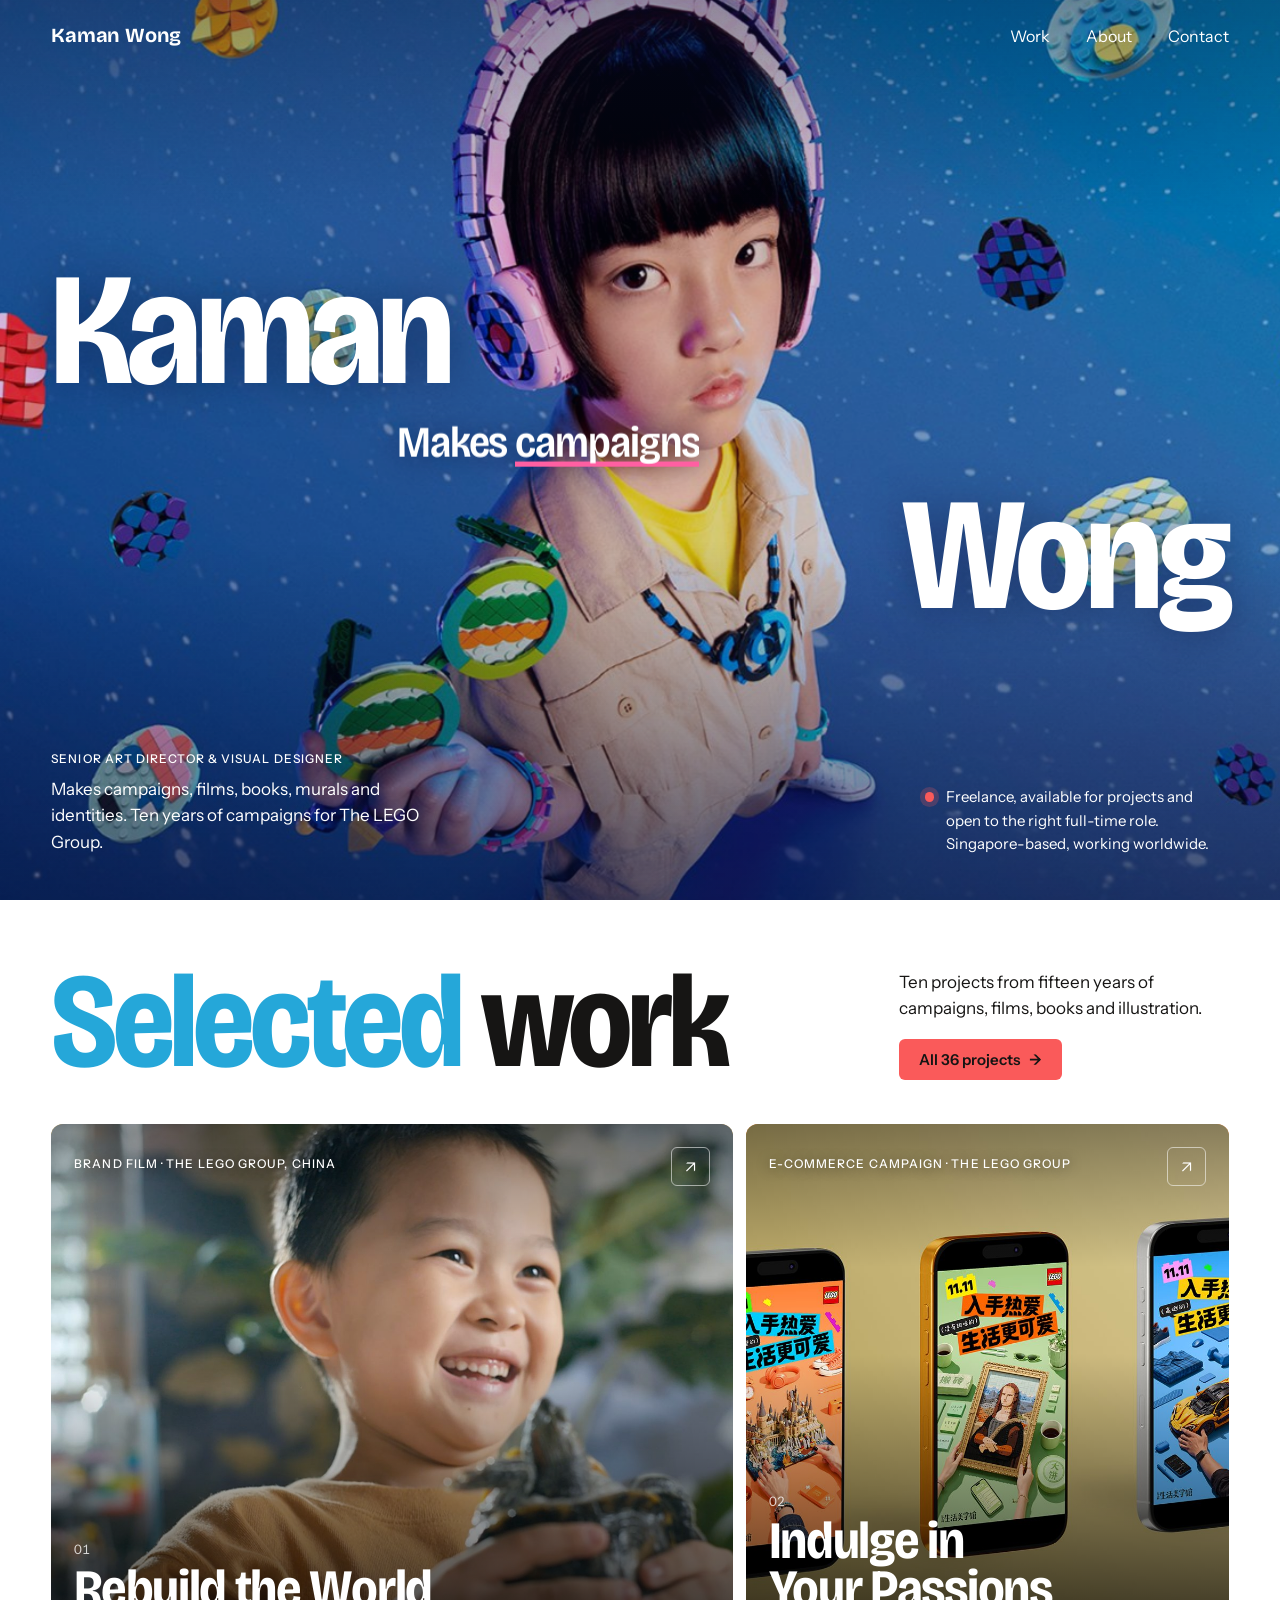
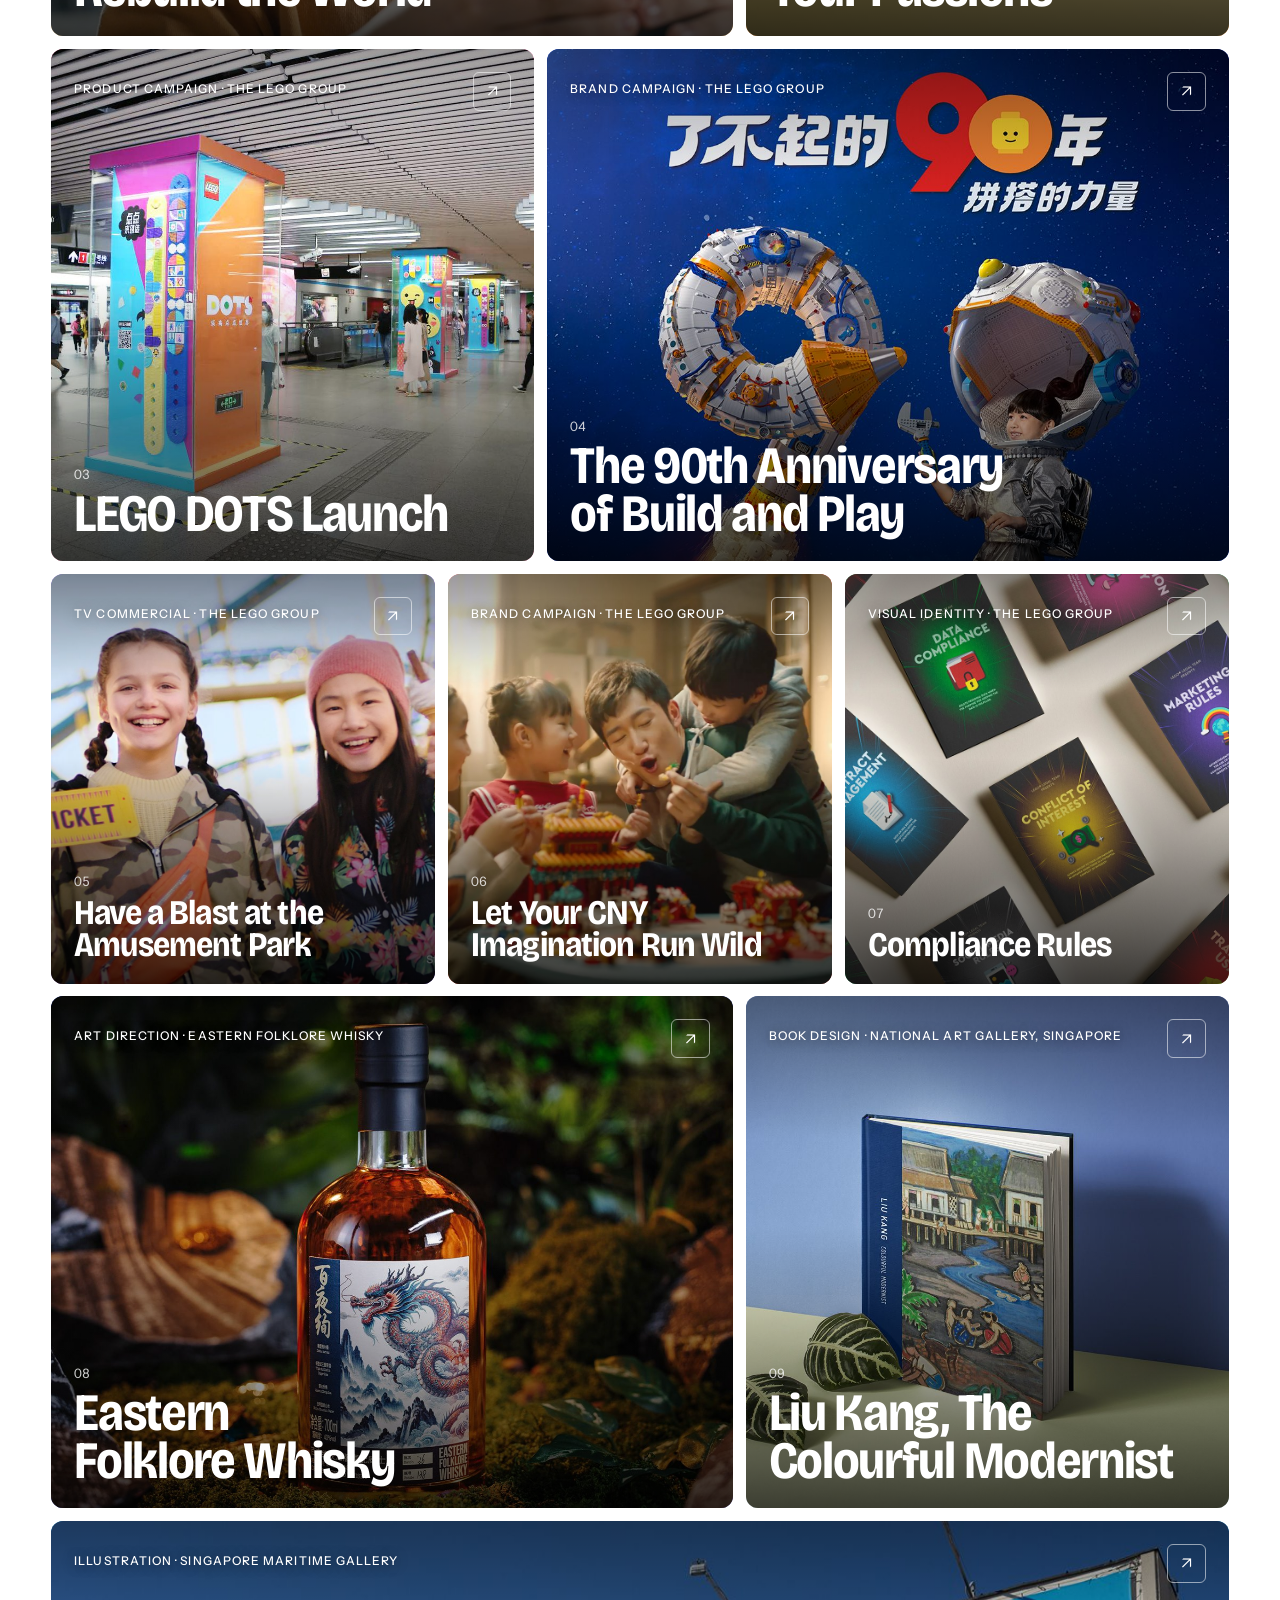
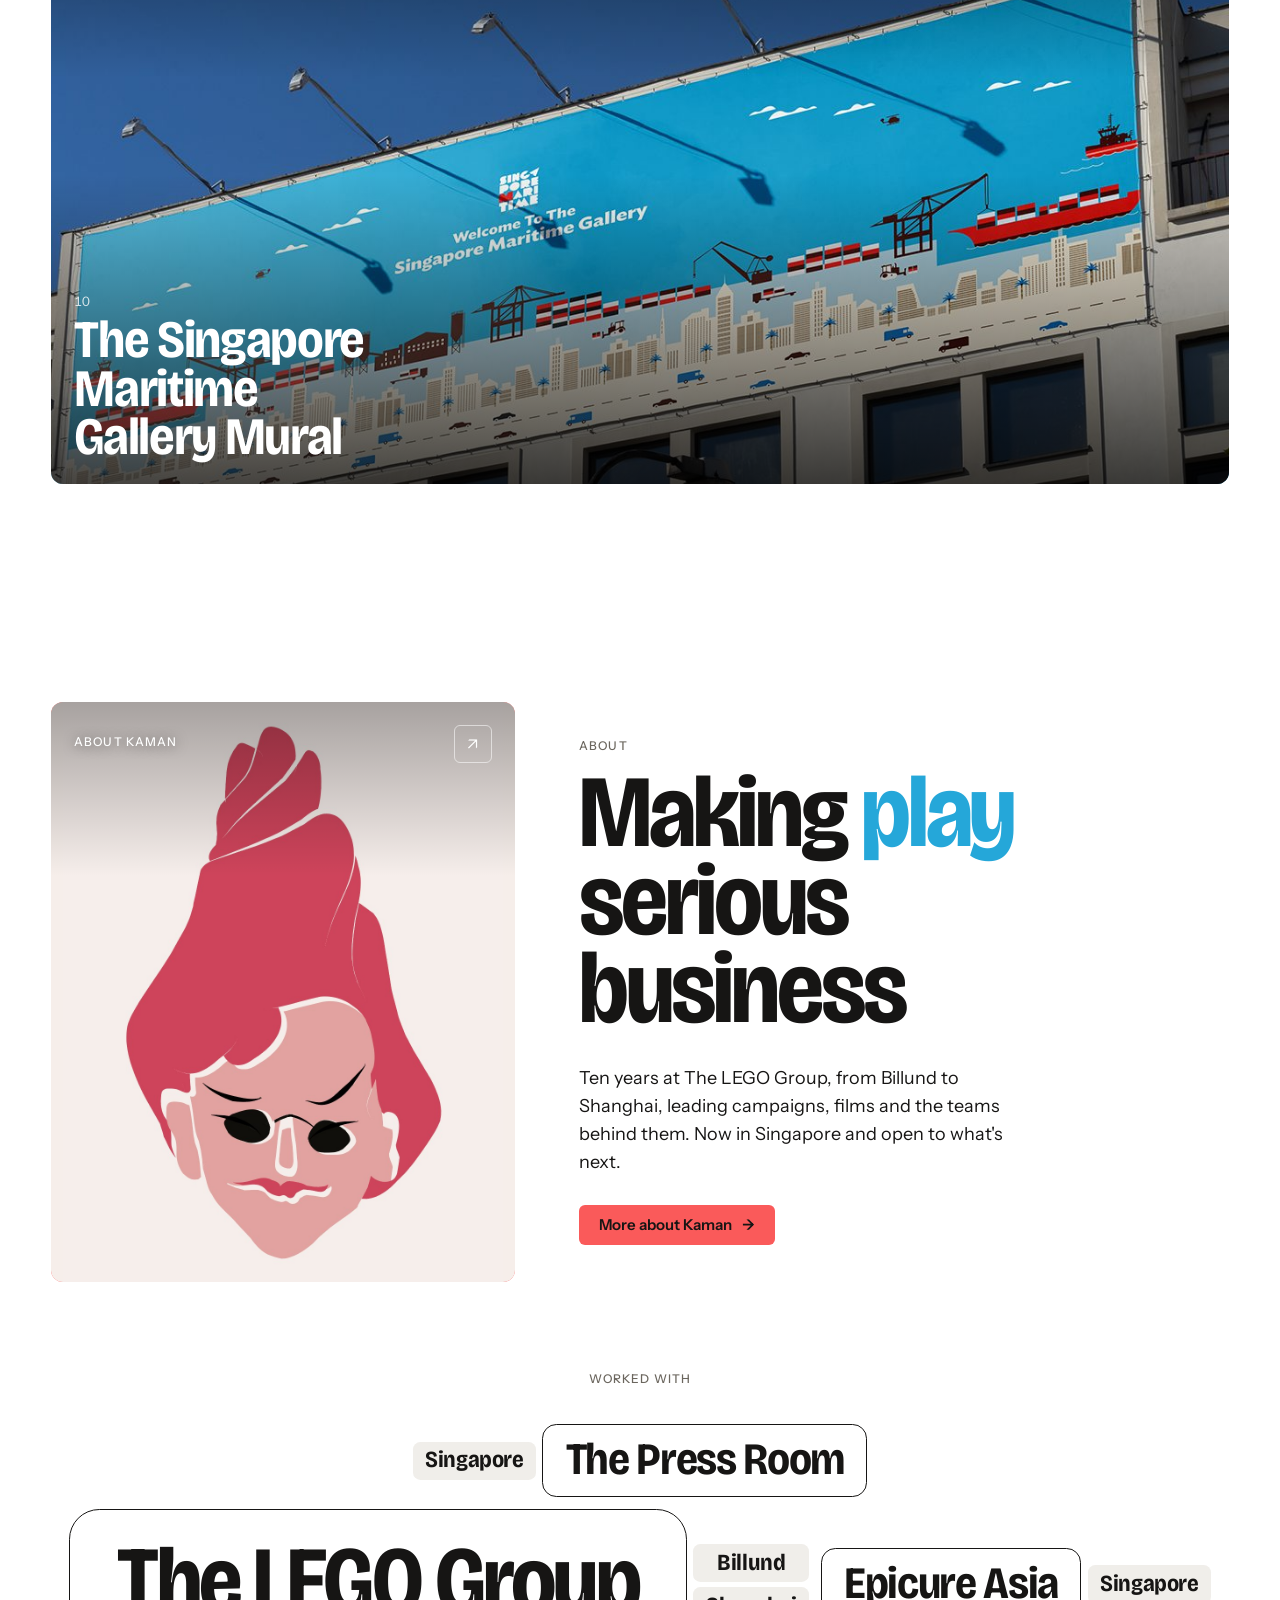
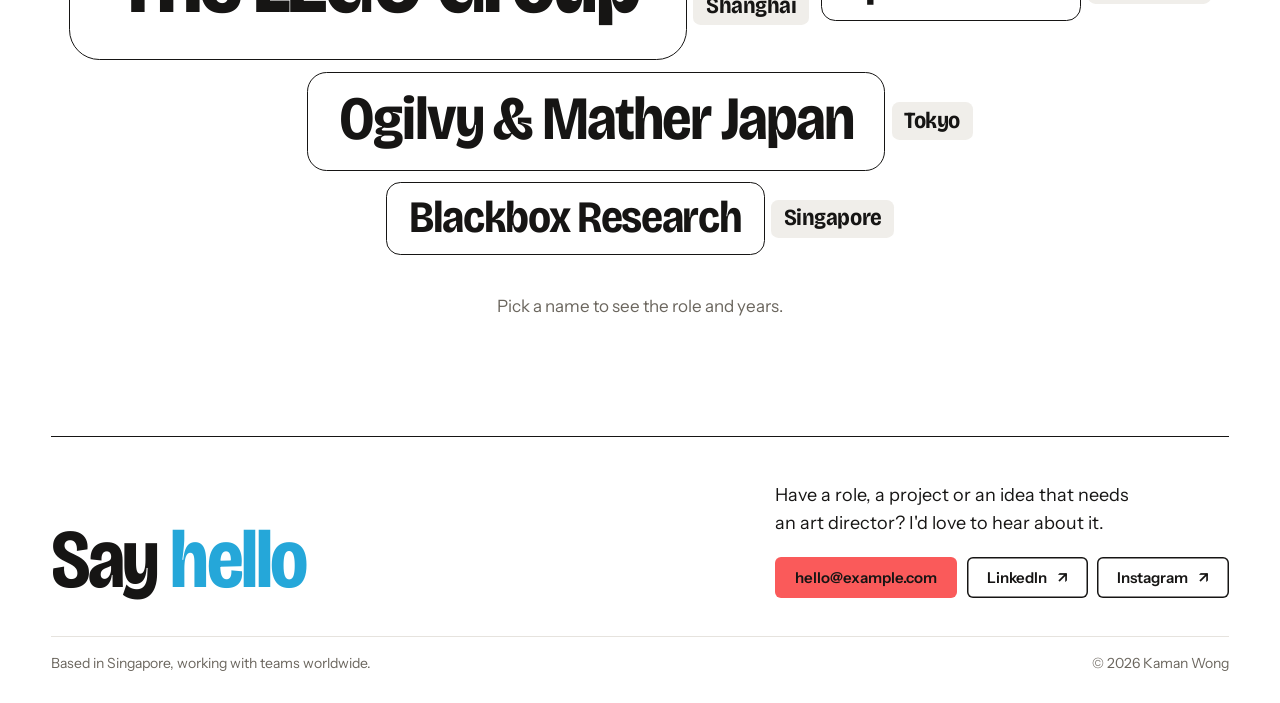
<file: index.html>
<!DOCTYPE html>
<html lang="en">
<head>
<meta charset="utf-8">
<meta name="viewport" content="width=device-width, initial-scale=1">
<title>Kaman Wong — top of page, direction 2</title>
<meta name="description" content="Kaman Wong is a senior art director and visual designer. Ten years of campaigns for The LEGO Group. Based in Singapore, working worldwide.">
<link rel="preconnect" href="https://fonts.googleapis.com">
<link rel="preconnect" href="https://fonts.gstatic.com" crossorigin>
<link href="https://fonts.googleapis.com/css2?family=Bricolage+Grotesque:opsz,wdth,wght@12..96,75..100,400..800&family=Instrument+Sans:wght@400;500;600&display=swap" rel="stylesheet">
<link rel="stylesheet" href="css/style.css">
<script>(function(d){d.className="js";var c=[["#fa5a5a","#ff8080"],["#ff7a2f","#ff9a57"],["#2d4bd8","#8fa3ff"],["#ff5fa2","#ff8dbd"],["#7b4dd6","#b596ff"],["#19a85b","#55e096"],["#25a7d9","#6fd0f5"]],p=c[Math.floor(Math.random()*c.length)];d.style.setProperty("--hue",p[0]);d.style.setProperty("--hue-light",p[1])})(document.documentElement)</script>
</head>
<body>
<a class="skip" href="#work">Skip to the work</a>

<header class="site-header on-image">
  <a class="wordmark" href="#top" id="top">Kaman Wong</a>
  <nav class="site-nav" aria-label="Main">
    <a href="work.html">Work</a>
    <a href="about.html">About</a>
    <a href="contact.html">Contact</a>
  </nav>
</header>

<main>
  <section class="scene" aria-label="Introduction">
    <div class="scene-bg">
      <img class="scene-img on" src="img/odd-scene.jpg" alt="A child in pink bunny-ear headphones floating among colourful planets, from a LEGO campaign" width="1280" height="960" style="object-position:42% 0" data-word="campaigns" data-accent="#ff5fa2">
      <img class="scene-img" data-src="img/rebuild-the-world-hero.jpg" alt="" width="1833" height="1434" style="object-position:50% 30%" data-word="films" data-accent="#e2a63b">
      <img class="scene-img" data-src="img/liu-kang.jpg" alt="" width="1280" height="960" style="object-position:50% 60%" data-word="books" data-accent="#c9d66b">
      <img class="scene-img" data-src="img/mural.jpg" alt="" width="1280" height="1001" style="object-position:50% 35%" data-word="murals" data-accent="#25c7f0">
      <img class="scene-img" data-src="img/compliance.jpg" alt="" width="1280" height="960" style="object-position:50% 50%" data-word="identities" data-accent="#19c56b">
    </div>
    <h1 class="scene-name" aria-label="Kaman Wong">
      <span class="k" aria-hidden="true">Kaman</span>
      <span class="makes" aria-hidden="true">Makes <span class="swap"><span class="swap-word">campaigns</span></span></span>
      <span class="w" aria-hidden="true">Wong</span>
    </h1>
    <div class="scene-intro">
      <p class="label">Senior Art Director &amp; Visual Designer</p>
      <p class="role">Makes campaigns, films, books, murals and identities. Ten years of campaigns for The LEGO Group.</p>
    </div>
    <p class="scene-note availability">Freelance, available for projects and open to the right full-time role. Singapore-based, working worldwide.</p>
  </section>

  <section class="work" id="work" aria-labelledby="work-title">
    <div class="section-head">
      <h2 id="work-title"><span class="hue">Selected</span> work</h2>
      <div>
        <p>Ten projects from fifteen years of campaigns, films, books and illustration.</p>
        <a class="btn" href="work.html">All 36 projects <span aria-hidden="true">→</span></a>
      </div>
    </div>

    <div class="grid">
      <a class="tile w7" href="rebuild-the-world.html" style="--accent:#e2a63b">
        <img src="img/rebuild-the-world.jpg" alt="A smiling boy holding a toy he built, a still from the Rebuild the World film" loading="lazy" style="object-position:50% 30%">
        <span class="tile-top"><span class="label">Brand film · The LEGO Group, China</span><span class="tile-go" aria-hidden="true">↗</span></span>
        <span class="tile-foot"><span class="num">01</span><h3>Rebuild the World</h3></span>
      </a>
      <a class="tile w5" href="indulge-in-your-passions.html" style="--accent:#ff7a2f">
        <img src="img/indulge.jpg" alt="Three phones showing colourful Double 11 campaign visuals for the LEGO Tmall store" loading="lazy" style="object-position:50% 50%">
        <span class="tile-top"><span class="label">E-commerce campaign · The LEGO Group</span><span class="tile-go" aria-hidden="true">↗</span></span>
        <span class="tile-foot"><span class="num">02</span><h3>Indulge in Your Passions</h3></span>
      </a>
      <a class="tile w5" href="lego-dots-launch.html" style="--accent:#ff5fa2">
        <img src="img/dots.jpg" alt="LEGO DOTS launch installation in a metro station" loading="lazy" style="object-position:30% 50%">
        <span class="tile-top"><span class="label">Product campaign · The LEGO Group</span><span class="tile-go" aria-hidden="true">↗</span></span>
        <span class="tile-foot"><span class="num">03</span><h3>LEGO DOTS Launch</h3></span>
      </a>
      <a class="tile w7" href="90th-anniversary.html" style="--accent:#2d4bd8">
        <img src="img/90th.jpg" alt="Key visual for the LEGO 90th anniversary campaign on a deep blue background" loading="lazy" style="object-position:50% 30%">
        <span class="tile-top"><span class="label">Brand campaign · The LEGO Group</span><span class="tile-go" aria-hidden="true">↗</span></span>
        <span class="tile-foot"><span class="num">04</span><h3>The 90th Anniversary of Build and Play</h3></span>
      </a>
      <a class="tile w4" href="amusement-park.html" style="--accent:#7b4dd6">
        <img src="img/amusement-park.jpg" alt="Two girls smiling at an amusement park, from the LEGO Friends TV commercial" loading="lazy" style="object-position:50% 30%">
        <span class="tile-top"><span class="label">TV commercial · The LEGO Group</span><span class="tile-go" aria-hidden="true">↗</span></span>
        <span class="tile-foot"><span class="num">05</span><h3>Have a Blast at the Amusement Park</h3></span>
      </a>
      <a class="tile w4" href="cny.html" style="--accent:#d62828">
        <img src="img/cny.jpg" alt="A family building a LEGO set together at Chinese New Year" loading="lazy" style="object-position:50% 40%">
        <span class="tile-top"><span class="label">Brand campaign · The LEGO Group</span><span class="tile-go" aria-hidden="true">↗</span></span>
        <span class="tile-foot"><span class="num">06</span><h3>Let Your CNY Imagination Run Wild</h3></span>
      </a>
      <a class="tile w4" href="compliance-rules.html" style="--accent:#19a85b">
        <img src="img/compliance.jpg" alt="Colourful illustrated cards explaining compliance rules" loading="lazy" style="object-position:50% 50%">
        <span class="tile-top"><span class="label">Visual identity · The LEGO Group</span><span class="tile-go" aria-hidden="true">↗</span></span>
        <span class="tile-foot"><span class="num">07</span><h3>Compliance Rules</h3></span>
      </a>
      <a class="tile w7" href="eastern-folklore-whisky.html" style="--accent:#1b3bd1">
        <img src="img/whisky.jpg" alt="A whisky bottle with a dragon label photographed in a mossy forest setting" loading="lazy" style="object-position:60% 50%">
        <span class="tile-top"><span class="label">Art direction · Eastern Folklore Whisky</span><span class="tile-go" aria-hidden="true">↗</span></span>
        <span class="tile-foot"><span class="num">08</span><h3>Eastern Folklore Whisky</h3></span>
      </a>
      <a class="tile w5" href="liu-kang.html" style="--accent:#7b93c9">
        <img src="img/liu-kang.jpg" alt="The book Liu Kang: Colourful Modernist standing against a blue wall" loading="lazy" style="object-position:55% 50%">
        <span class="tile-top"><span class="label">Book design · National Art Gallery, Singapore</span><span class="tile-go" aria-hidden="true">↗</span></span>
        <span class="tile-foot"><span class="num">09</span><h3>Liu Kang, The Colourful Modernist</h3></span>
      </a>
      <a class="tile w12" href="maritime-gallery-mural.html" style="--accent:#25a7d9">
        <img src="img/mural.jpg" alt="A large illustrated mural of ships and a city skyline on a building" loading="lazy" style="object-position:50% 35%">
        <span class="tile-top"><span class="label">Illustration · Singapore Maritime Gallery</span><span class="tile-go" aria-hidden="true">↗</span></span>
        <span class="tile-foot"><span class="num">10</span><h3>The Singapore Maritime Gallery Mural</h3></span>
      </a>
    </div>
  </section>

  <section class="about" id="about" aria-labelledby="about-title">
    <a class="tile about-card" href="about.html" style="--accent:#fa5a5a" aria-label="More about Kaman">
      <img src="img/self-portrait.jpg" alt="Illustrated self-portrait of Kaman with tall coral hair, small dark glasses and a stern expression" loading="lazy">
      <span class="tile-top"><span class="label">About Kaman</span><span class="tile-go" aria-hidden="true">↗</span></span>
    </a>
    <div class="about-text">
      <p class="label">About</p>
      <h2 id="about-title">Making <span class="hue">play</span> serious business</h2>
      <p>Ten years at The LEGO Group, from Billund to Shanghai, leading campaigns, films and the teams behind them. Now in Singapore and open to what's next.</p>
      <a class="btn" href="about.html">More about Kaman <span aria-hidden="true">→</span></a>
    </div>
  </section>

  <section class="cloud" aria-labelledby="cloud-title">
    <h2 class="label" id="cloud-title">Worked with</h2>
    <ul>
      <li><span class="places"><span>Singapore</span></span><button type="button" class="m" style="--accent:#19a85b" data-note="The Press Room: Graphic Designer, Singapore, 2010–2012">The Press Room</button></li>
      <li><button type="button" class="xl" style="--accent:#fa5a5a" data-note="The LEGO Group: Art Director in Billund, then Senior Art Director in Shanghai, 2015–2025">The LEGO Group</button><span class="places"><span>Billund</span><span>Shanghai</span></span></li>
      <li><button type="button" class="m" style="--accent:#ff7a2f" data-note="Epicure Asia: Freelance Designer and Illustrator, Singapore, 2013–2014">Epicure Asia</button><span class="places"><span>Singapore</span></span></li>
      <li><button type="button" class="l" style="--accent:#2d4bd8" data-note="Ogilvy &amp; Mather Japan: Freelance Art Director, Tokyo, 2013–2014">Ogilvy &amp; Mather Japan</button><span class="places"><span>Tokyo</span></span></li>
      <li><button type="button" class="m" style="--accent:#7b4dd6" data-note="Blackbox Research: Freelance Designer and Illustrator, Singapore, 2013–2014">Blackbox Research</button><span class="places"><span>Singapore</span></span></li>
    </ul>
    <p class="cloud-note" aria-live="polite">Pick a name to see the role and years.</p>
  </section>
</main>

<footer class="site-footer" id="contact">
  <div class="contact">
    <h2>Say <span class="hue">hello</span></h2>
    <div>
      <p class="lede">Have a role, a project or an idea that needs an art director? I'd love to hear about it.</p>
      <ul class="contact-links">
        <li><a class="btn" href="mailto:hello@example.com">hello@example.com</a></li>
        <li><a class="btn line" href="https://www.linkedin.com/in/kaman-wong-60352458/">LinkedIn <span aria-hidden="true">↗</span></a></li>
        <li><a class="btn line" href="#contact">Instagram <span aria-hidden="true">↗</span></a></li>
      </ul>
    </div>
  </div>
  <div class="colophon">
    <span>Based in Singapore, working with teams worldwide.</span>
    <span>© 2026 Kaman Wong</span>
  </div>
</footer>
<script src="js/main.js"></script>
</body>
</html>
</file>
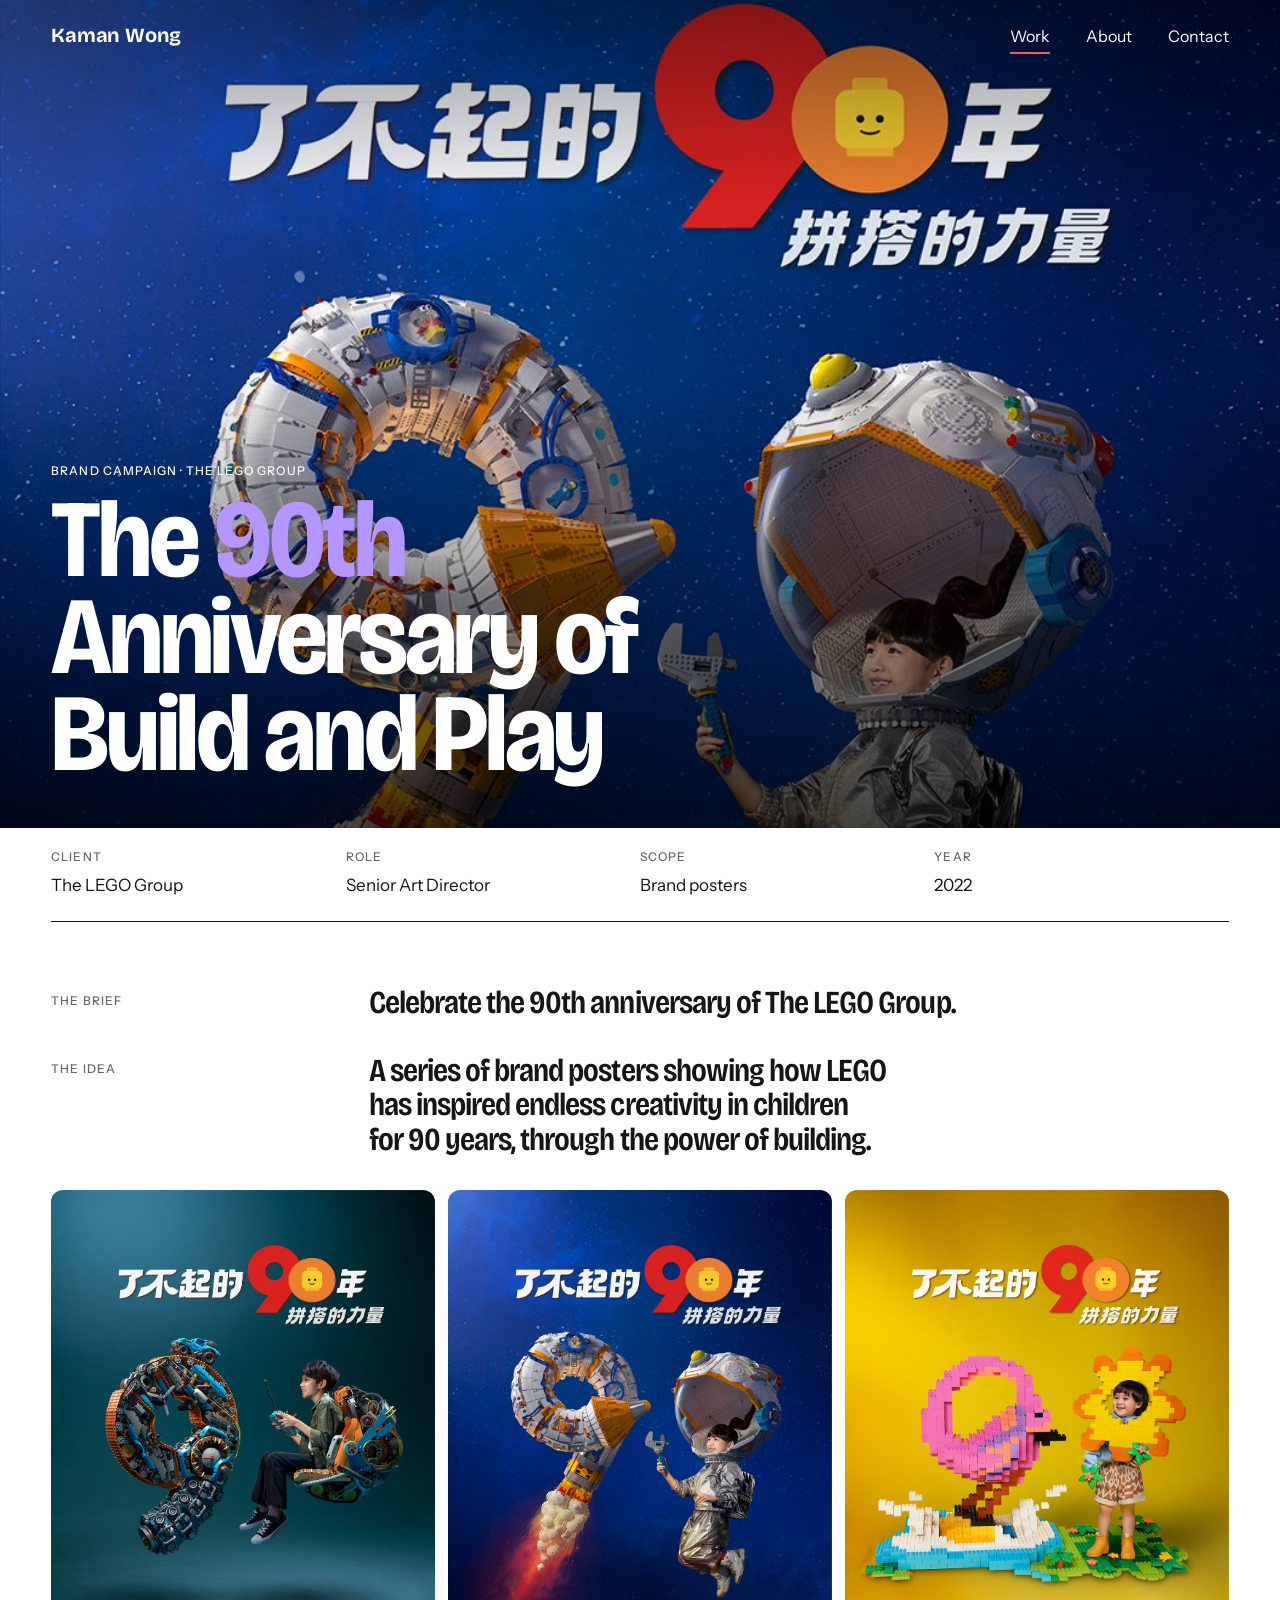
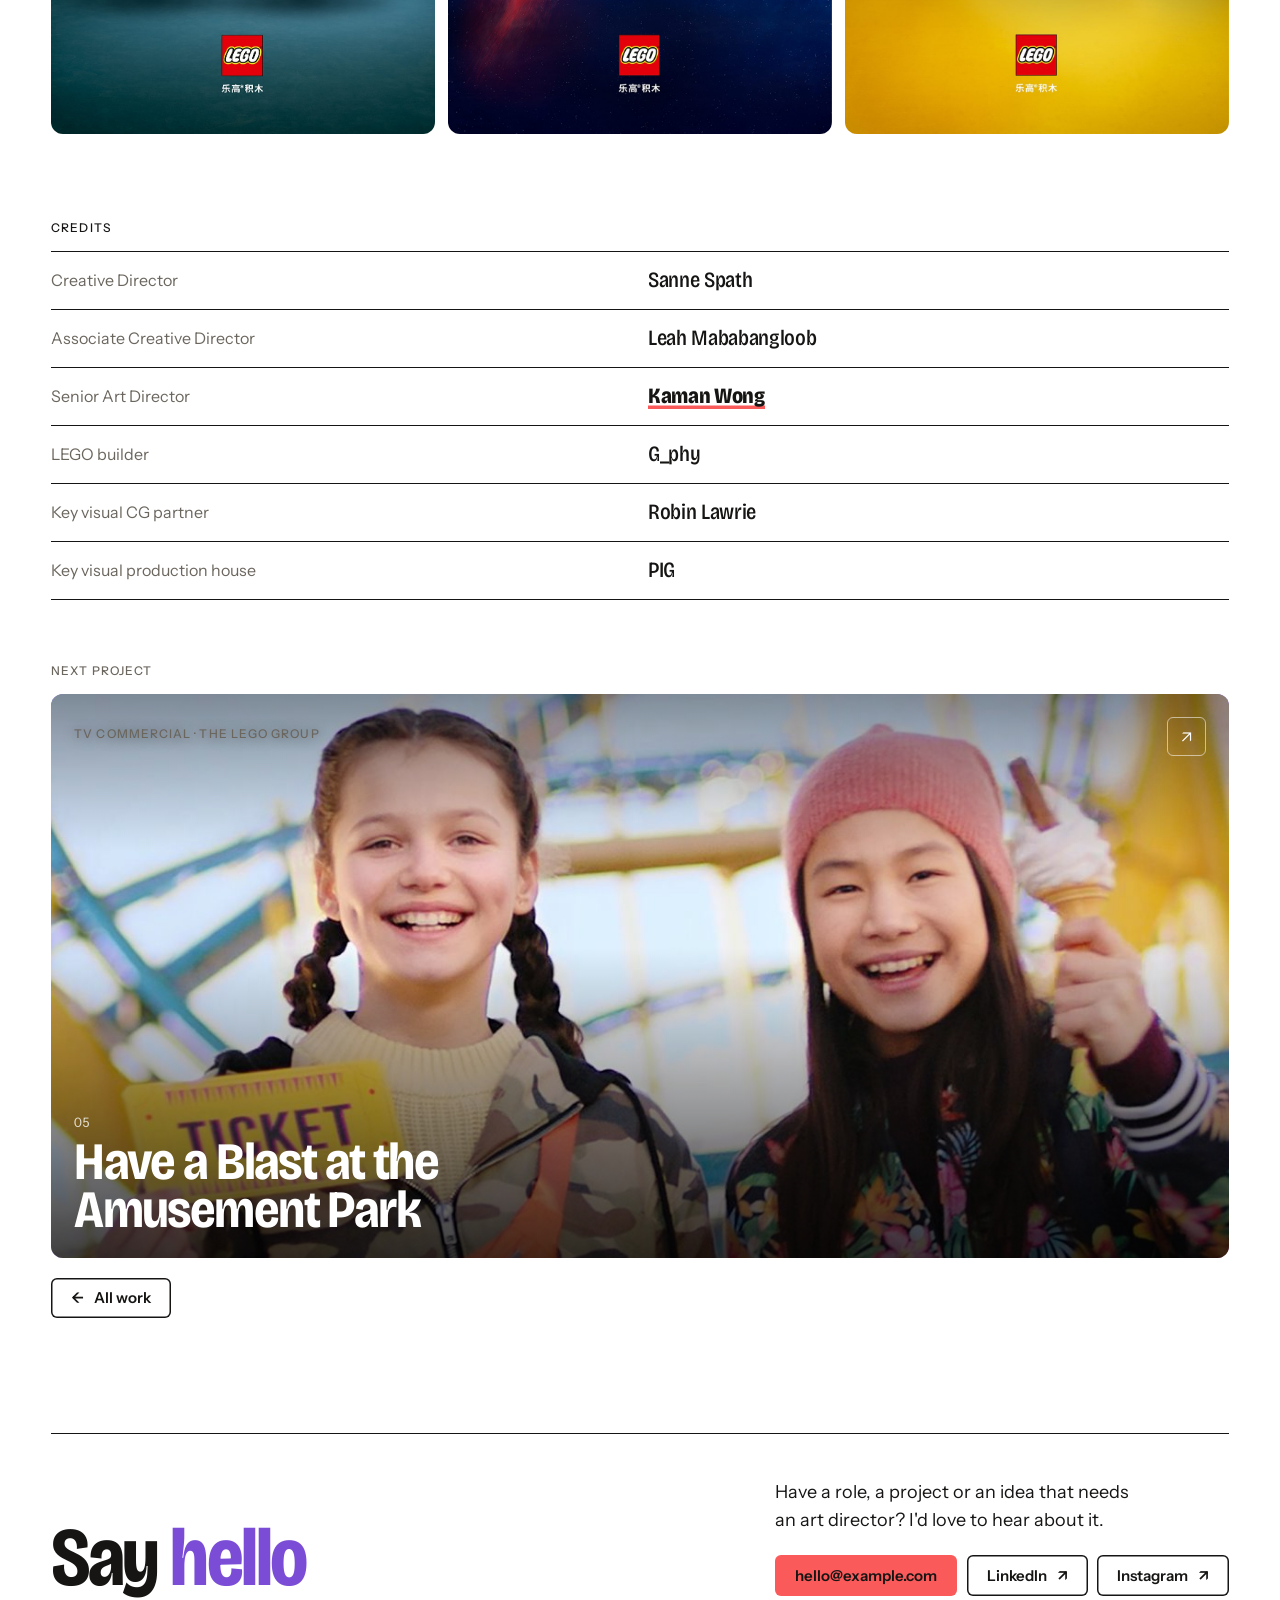
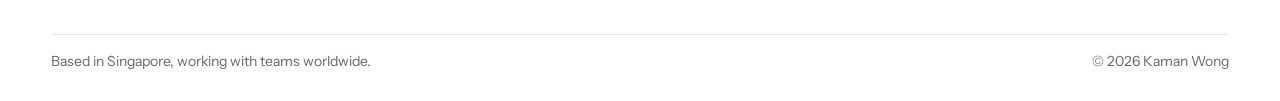
<file: 90th-anniversary.html>
<!DOCTYPE html>
<html lang="en">
<head>
<meta charset="utf-8">
<meta name="viewport" content="width=device-width, initial-scale=1">
<title>The 90th Anniversary of Build and Play — Kaman Wong</title>
<meta name="description" content="Brand posters celebrating 90 years of The LEGO Group and the power of building.">
<link rel="preconnect" href="https://fonts.googleapis.com">
<link rel="preconnect" href="https://fonts.gstatic.com" crossorigin>
<link href="https://fonts.googleapis.com/css2?family=Bricolage+Grotesque:opsz,wdth,wght@12..96,75..100,400..800&family=Instrument+Sans:wght@400;500;600&display=swap" rel="stylesheet">
<link rel="stylesheet" href="css/style.css">
<script>(function(d){d.className="js";var c=[["#fa5a5a","#ff8080"],["#ff7a2f","#ff9a57"],["#2d4bd8","#8fa3ff"],["#ff5fa2","#ff8dbd"],["#7b4dd6","#b596ff"],["#19a85b","#55e096"],["#25a7d9","#6fd0f5"]],p=c[Math.floor(Math.random()*c.length)];d.style.setProperty("--hue",p[0]);d.style.setProperty("--hue-light",p[1])})(document.documentElement)</script>
</head>
<body>
<a class="skip" href="#story">Skip to the project</a>

<header class="site-header on-image">
  <a class="wordmark" href="index.html">Kaman Wong</a>
  <nav class="site-nav" aria-label="Main">
    <a href="work.html" aria-current="page">Work</a>
    <a href="about.html">About</a>
    <a href="contact.html">Contact</a>
  </nav>
</header>

<main class="project" style="--accent:#2d4bd8">
  <section class="p-hero">
    <img src="img/90th.jpg" alt="Key visual: a LEGO-built number nine as a rocket beside a child in a space suit" style="object-position:50% 30%">
    <div class="p-hero-text">
      <p class="label">Brand campaign · The LEGO Group</p>
      <h1>The <span class="hue">90th</span> Anniversary of Build and Play</h1>
    </div>
  </section>

  <dl class="p-facts">
    <div><dt class="label">Client</dt><dd>The LEGO Group</dd></div>
    <div><dt class="label">Role</dt><dd>Senior Art Director</dd></div>
    <div><dt class="label">Scope</dt><dd>Brand posters</dd></div>
    <div><dt class="label">Year</dt><dd>2022</dd></div>
  </dl>

  <section class="p-story" id="story">
    <div class="p-row">
      <h2 class="label">The brief</h2>
      <p class="p-lead">Celebrate the 90th anniversary of The LEGO Group.</p>
    </div>
    <div class="p-row">
      <h2 class="label">The idea</h2>
      <p class="p-lead">A series of brand posters showing how LEGO has inspired endless creativity in children for 90 years, through the power of building.</p>
    </div>
    <div class="p-imgs three" style="--ar:1053 / 1490">
      <figure><img data-zoom src="img/90th-anniversary/m1-0.jpg" alt="Poster in teal: a child reading on a LEGO-built number nine" loading="lazy" width="1053" height="1490"></figure>
      <figure><img data-zoom src="img/90th-anniversary/m1-1.jpg" alt="Poster in blue: a LEGO-built number nine as a rocket beside a child in a space suit" loading="lazy" width="1054" height="1490"></figure>
      <figure><img data-zoom src="img/90th-anniversary/m1-2.jpg" alt="Poster in yellow: a LEGO-built flamingo number nine beside a child dressed as a flower" loading="lazy" width="1052" height="1490"></figure>
    </div>
  </section>

  <section class="p-credits" aria-labelledby="credits-title">
    <h2 class="label" id="credits-title">Credits</h2>
    <dl>
      <div><dt>Creative Director</dt><dd>Sanne Spath</dd></div>
      <div><dt>Associate Creative Director</dt><dd>Leah Mababangloob</dd></div>
      <div><dt>Senior Art Director</dt><dd><mark class="me">Kaman Wong</mark></dd></div>
      <div><dt>LEGO builder</dt><dd>G_phy</dd></div>
      <div><dt>Key visual CG partner</dt><dd>Robin Lawrie</dd></div>
      <div><dt>Key visual production house</dt><dd>PIG</dd></div>
    </dl>
  </section>

  <section class="p-next">
    <p class="label">Next project</p>
    <a class="tile w12" href="amusement-park.html" style="--accent:#7b4dd6">
      <img src="img/amusement-park.jpg" alt="" loading="lazy" style="object-position:50% 30%">
      <span class="tile-top"><span class="label">TV commercial · The LEGO Group</span><span class="tile-go" aria-hidden="true">↗</span></span>
      <span class="tile-foot"><span class="num">05</span><h3>Have a Blast at the Amusement Park</h3></span>
    </a>
    <a class="btn line" href="work.html"><span aria-hidden="true">←</span> All work</a>
  </section>
</main>

<footer class="site-footer" id="contact">
  <div class="contact">
    <h2>Say <span class="hue">hello</span></h2>
    <div>
      <p class="lede">Have a role, a project or an idea that needs an art director? I'd love to hear about it.</p>
      <ul class="contact-links">
        <li><a class="btn" href="mailto:hello@example.com">hello@example.com</a></li>
        <li><a class="btn line" href="https://www.linkedin.com/in/kaman-wong-60352458/">LinkedIn <span aria-hidden="true">↗</span></a></li>
        <li><a class="btn line" href="#contact">Instagram <span aria-hidden="true">↗</span></a></li>
      </ul>
    </div>
  </div>
  <div class="colophon">
    <span>Based in Singapore, working with teams worldwide.</span>
    <span>© 2026 Kaman Wong</span>
  </div>
</footer>
<script src="js/main.js"></script>
</body>
</html>
</file>
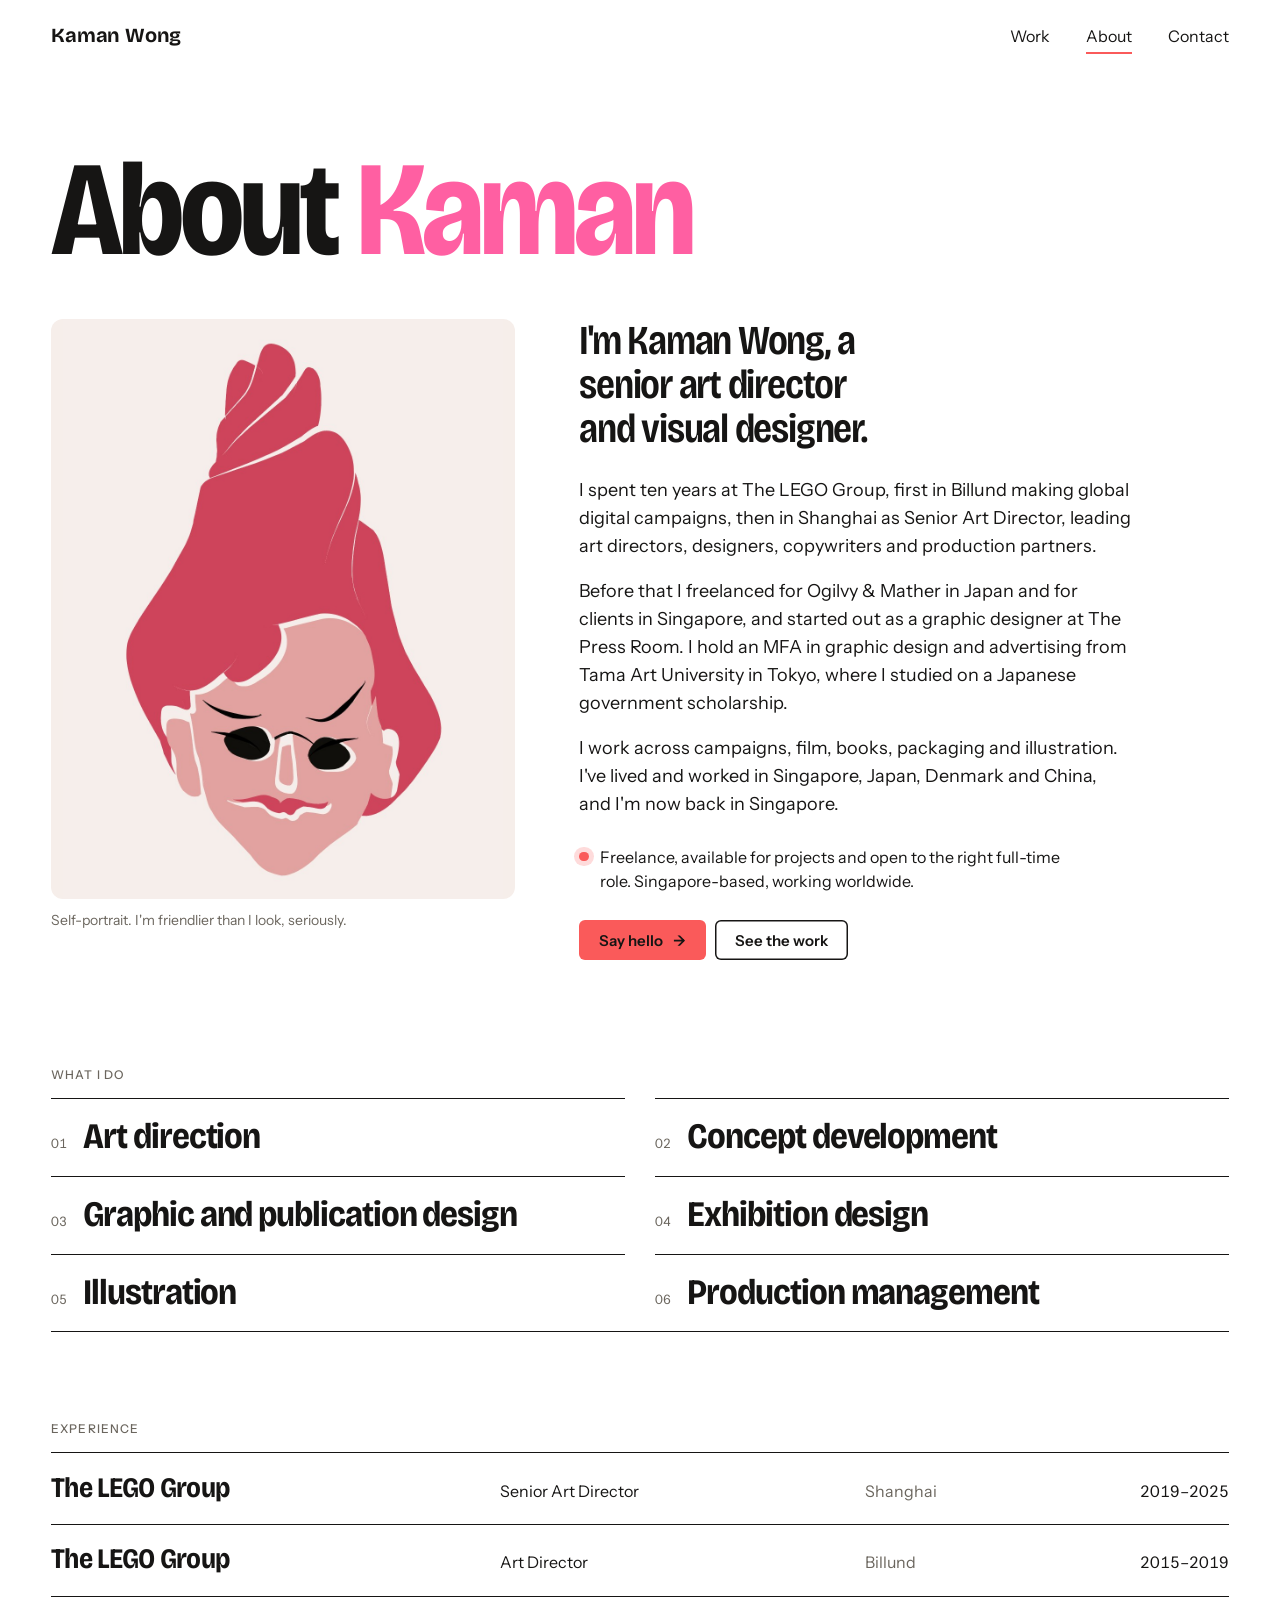
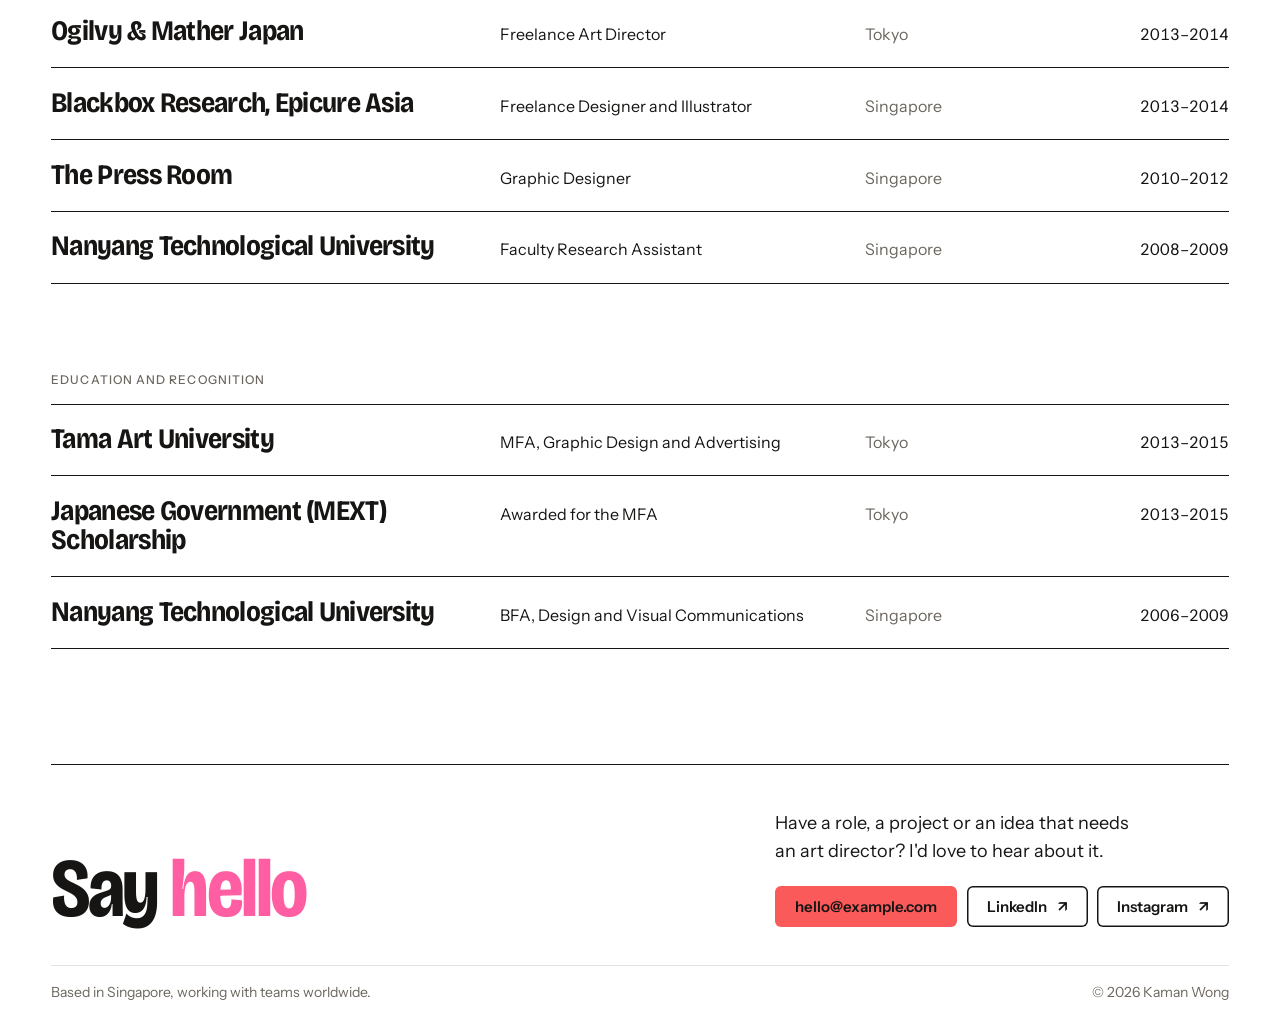
<file: about.html>
<!DOCTYPE html>
<html lang="en">
<head>
<meta charset="utf-8">
<meta name="viewport" content="width=device-width, initial-scale=1">
<title>About — Kaman Wong</title>
<meta name="description" content="About Kaman Wong, senior art director and visual designer: ten years at The LEGO Group in Billund and Shanghai, now based in Singapore.">
<link rel="preconnect" href="https://fonts.googleapis.com">
<link rel="preconnect" href="https://fonts.gstatic.com" crossorigin>
<link href="https://fonts.googleapis.com/css2?family=Bricolage+Grotesque:opsz,wdth,wght@12..96,75..100,400..800&family=Instrument+Sans:wght@400;500;600&display=swap" rel="stylesheet">
<link rel="stylesheet" href="css/style.css">
<script>(function(d){d.className="js";var c=[["#fa5a5a","#ff8080"],["#ff7a2f","#ff9a57"],["#2d4bd8","#8fa3ff"],["#ff5fa2","#ff8dbd"],["#7b4dd6","#b596ff"],["#19a85b","#55e096"],["#25a7d9","#6fd0f5"]],p=c[Math.floor(Math.random()*c.length)];d.style.setProperty("--hue",p[0]);d.style.setProperty("--hue-light",p[1])})(document.documentElement)</script>
</head>
<body>
<a class="skip" href="#bio">Skip to the text</a>

<header class="site-header">
  <a class="wordmark" href="index.html">Kaman Wong</a>
  <nav class="site-nav" aria-label="Main">
    <a href="work.html">Work</a>
    <a href="about.html" aria-current="page">About</a>
    <a href="contact.html">Contact</a>
  </nav>
</header>

<main class="about-page">
  <h1>About <span class="hue">Kaman</span></h1>

  <section class="bio" id="bio">
    <figure class="portrait">
      <img src="img/self-portrait.jpg" alt="Illustrated self-portrait of Kaman with tall coral hair, small dark glasses and a stern expression" width="1000" height="1334">
      <figcaption>Self-portrait. I'm friendlier than I look, seriously.</figcaption>
    </figure>
    <div class="bio-text">
      <p class="p-lead">I'm Kaman Wong, a senior art director and visual designer.</p>
      <p>I spent ten years at The LEGO Group, first in Billund making global digital campaigns, then in Shanghai as Senior Art Director, leading art directors, designers, copywriters and production partners.</p>
      <p>Before that I freelanced for Ogilvy &amp; Mather in Japan and for clients in Singapore, and started out as a graphic designer at The Press Room. I hold an MFA in graphic design and advertising from Tama Art University in Tokyo, where I studied on a Japanese government scholarship.</p>
      <p>I work across campaigns, film, books, packaging and illustration. I've lived and worked in Singapore, Japan, Denmark and China, and I'm now back in Singapore.</p>
      <p class="availability">Freelance, available for projects and open to the right full-time role. Singapore-based, working worldwide.</p>
      <p class="bio-cta"><a class="btn" href="#contact">Say hello <span aria-hidden="true">→</span></a> <a class="btn line" href="work.html">See the work</a></p>
    </div>
  </section>

  <section class="about-block" aria-labelledby="sv-title">
    <h2 class="label" id="sv-title">What I do</h2>
    <ul class="services">
      <li><span class="num">01</span>Art direction</li>
      <li><span class="num">02</span>Concept development</li>
      <li><span class="num">03</span>Graphic and publication design</li>
      <li><span class="num">04</span>Exhibition design</li>
      <li><span class="num">05</span>Illustration</li>
      <li><span class="num">06</span>Production management</li>
    </ul>
  </section>

  <section class="about-block xp" aria-labelledby="xp-title">
    <h2 class="label" id="xp-title">Experience</h2>
    <ul>
      <li><span class="n">The LEGO Group</span><span class="r">Senior Art Director</span><span class="p">Shanghai</span><span class="y">2019–2025</span></li>
      <li><span class="n">The LEGO Group</span><span class="r">Art Director</span><span class="p">Billund</span><span class="y">2015–2019</span></li>
      <li><span class="n">Ogilvy &amp; Mather Japan</span><span class="r">Freelance Art Director</span><span class="p">Tokyo</span><span class="y">2013–2014</span></li>
      <li><span class="n">Blackbox Research, Epicure Asia</span><span class="r">Freelance Designer and Illustrator</span><span class="p">Singapore</span><span class="y">2013–2014</span></li>
      <li><span class="n">The Press Room</span><span class="r">Graphic Designer</span><span class="p">Singapore</span><span class="y">2010–2012</span></li>
      <li><span class="n">Nanyang Technological University</span><span class="r">Faculty Research Assistant</span><span class="p">Singapore</span><span class="y">2008–2009</span></li>
    </ul>
  </section>

  <section class="about-block xp" aria-labelledby="ed-title">
    <h2 class="label" id="ed-title">Education and recognition</h2>
    <ul>
      <li><span class="n">Tama Art University</span><span class="r">MFA, Graphic Design and Advertising</span><span class="p">Tokyo</span><span class="y">2013–2015</span></li>
      <li><span class="n">Japanese Government (MEXT) Scholarship</span><span class="r">Awarded for the MFA</span><span class="p">Tokyo</span><span class="y">2013–2015</span></li>
      <li><span class="n">Nanyang Technological University</span><span class="r">BFA, Design and Visual Communications</span><span class="p">Singapore</span><span class="y">2006–2009</span></li>
    </ul>
  </section>
</main>

<footer class="site-footer" id="contact">
  <div class="contact">
    <h2>Say <span class="hue">hello</span></h2>
    <div>
      <p class="lede">Have a role, a project or an idea that needs an art director? I'd love to hear about it.</p>
      <ul class="contact-links">
        <li><a class="btn" href="mailto:hello@example.com">hello@example.com</a></li>
        <li><a class="btn line" href="https://www.linkedin.com/in/kaman-wong-60352458/">LinkedIn <span aria-hidden="true">↗</span></a></li>
        <li><a class="btn line" href="#contact">Instagram <span aria-hidden="true">↗</span></a></li>
      </ul>
    </div>
  </div>
  <div class="colophon">
    <span>Based in Singapore, working with teams worldwide.</span>
    <span>© 2026 Kaman Wong</span>
  </div>
</footer>
<script src="js/main.js"></script>
</body>
</html>
</file>
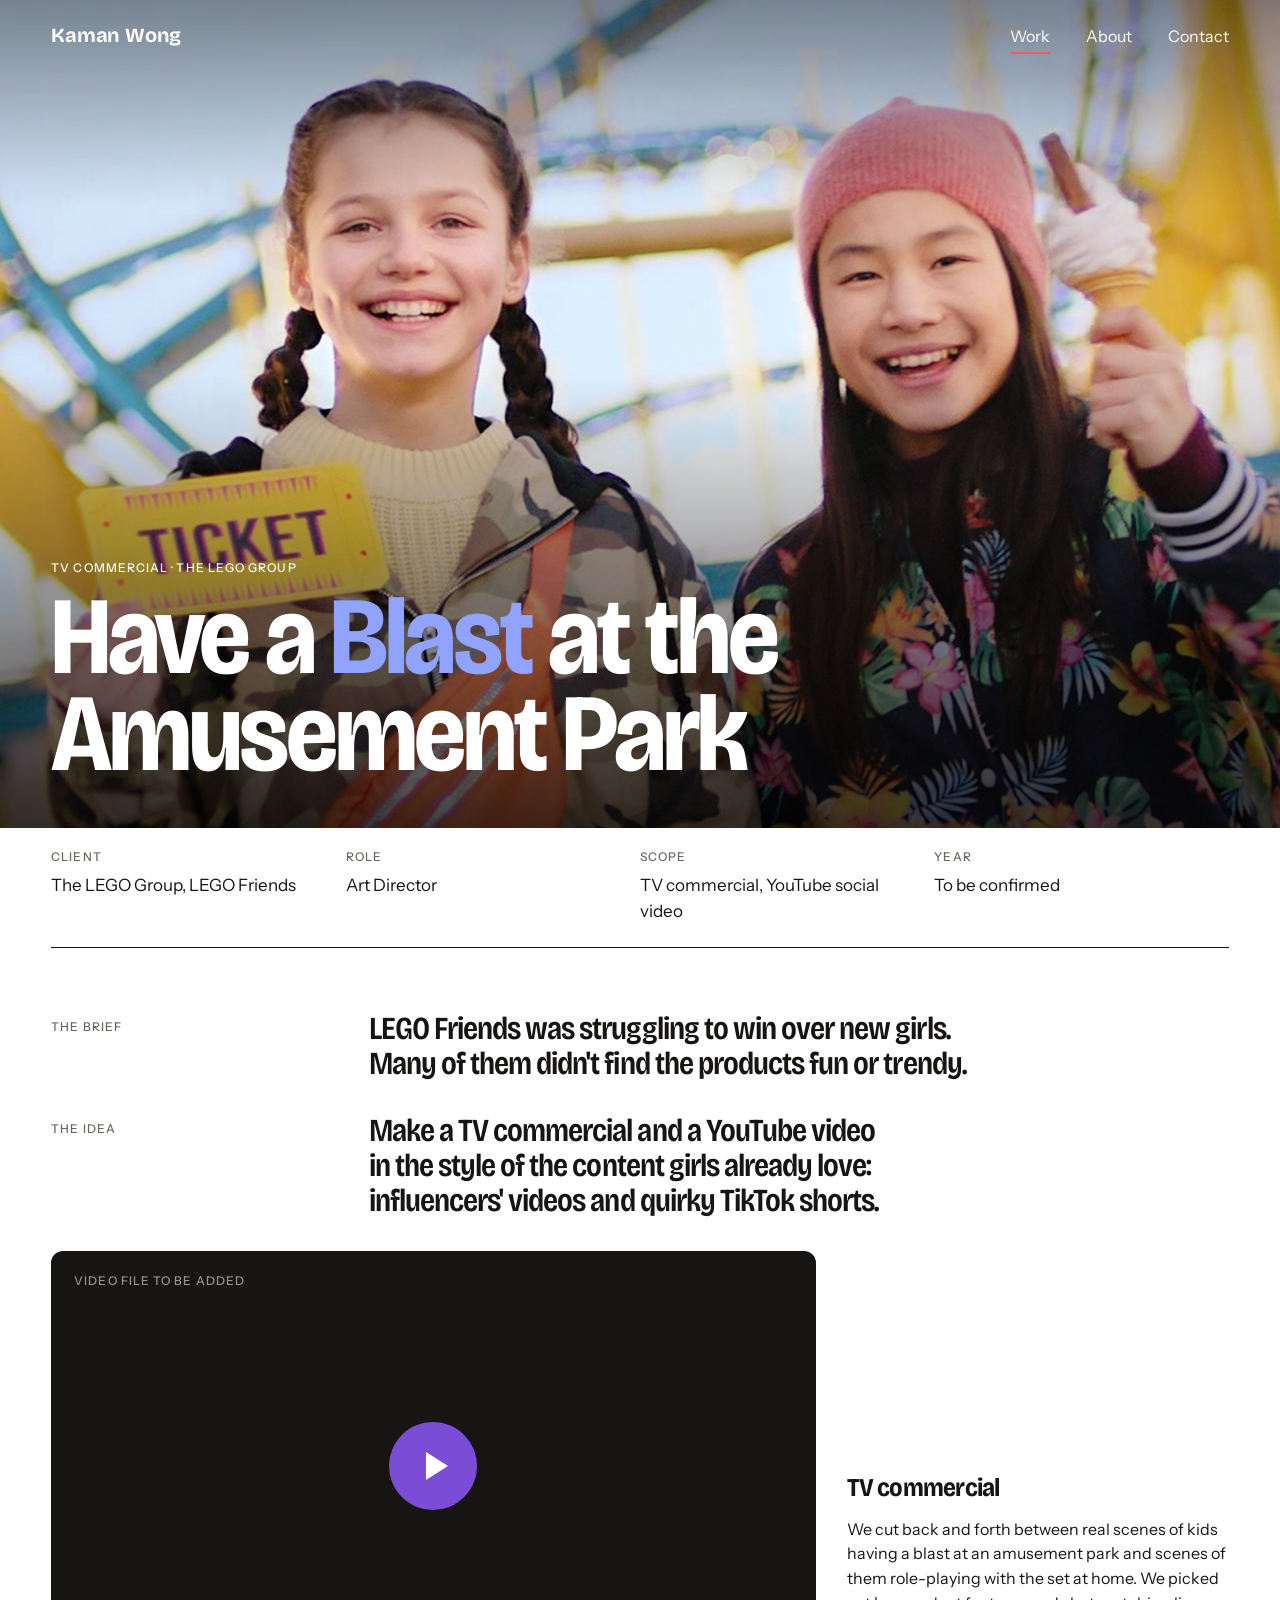
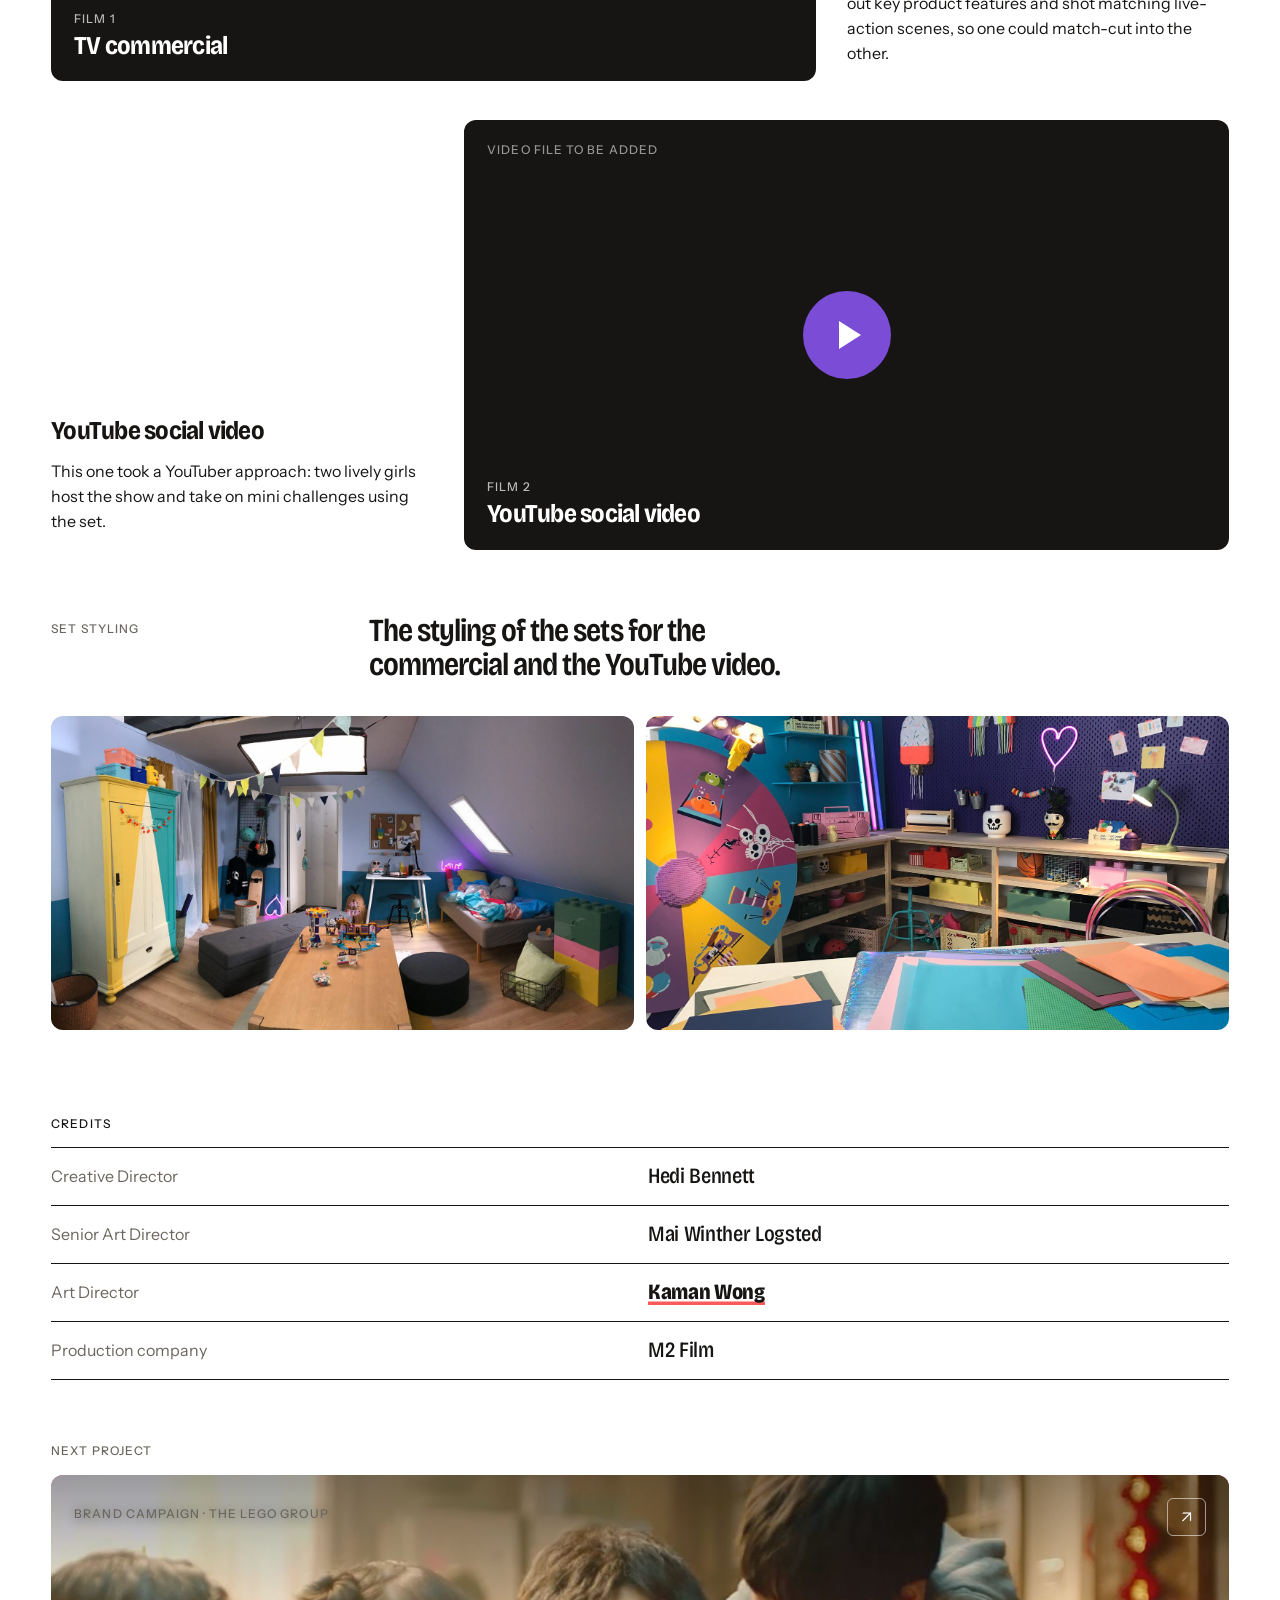
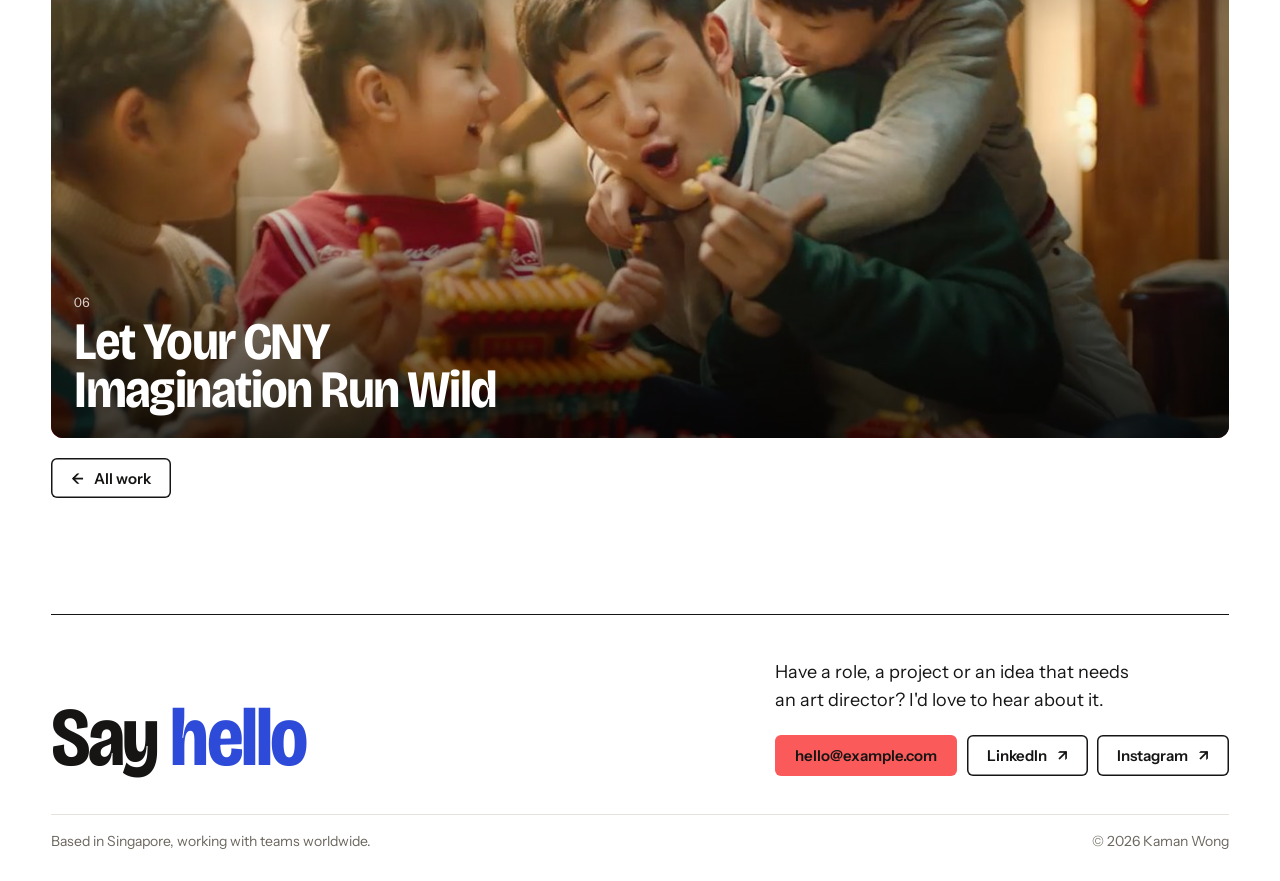
<file: amusement-park.html>
<!DOCTYPE html>
<html lang="en">
<head>
<meta charset="utf-8">
<meta name="viewport" content="width=device-width, initial-scale=1">
<title>Have a Blast at the Amusement Park — Kaman Wong</title>
<meta name="description" content="A TV commercial and a YouTube video for LEGO Friends, made in the style of the content girls already love.">
<link rel="preconnect" href="https://fonts.googleapis.com">
<link rel="preconnect" href="https://fonts.gstatic.com" crossorigin>
<link href="https://fonts.googleapis.com/css2?family=Bricolage+Grotesque:opsz,wdth,wght@12..96,75..100,400..800&family=Instrument+Sans:wght@400;500;600&display=swap" rel="stylesheet">
<link rel="stylesheet" href="css/style.css">
<script>(function(d){d.className="js";var c=[["#fa5a5a","#ff8080"],["#ff7a2f","#ff9a57"],["#2d4bd8","#8fa3ff"],["#ff5fa2","#ff8dbd"],["#7b4dd6","#b596ff"],["#19a85b","#55e096"],["#25a7d9","#6fd0f5"]],p=c[Math.floor(Math.random()*c.length)];d.style.setProperty("--hue",p[0]);d.style.setProperty("--hue-light",p[1])})(document.documentElement)</script>
</head>
<body>
<a class="skip" href="#story">Skip to the project</a>

<header class="site-header on-image">
  <a class="wordmark" href="index.html">Kaman Wong</a>
  <nav class="site-nav" aria-label="Main">
    <a href="work.html" aria-current="page">Work</a>
    <a href="about.html">About</a>
    <a href="contact.html">Contact</a>
  </nav>
</header>

<main class="project" style="--accent:#7b4dd6">
  <section class="p-hero">
    <img src="img/amusement-park.jpg" alt="Two girls smiling at an amusement park, a still from the commercial" style="object-position:50% 30%">
    <div class="p-hero-text">
      <p class="label">TV commercial · The LEGO Group</p>
      <h1>Have a <span class="hue">Blast</span> at the Amusement Park</h1>
    </div>
  </section>

  <dl class="p-facts">
    <div><dt class="label">Client</dt><dd>The LEGO Group, LEGO Friends</dd></div>
    <div><dt class="label">Role</dt><dd>Art Director</dd></div>
    <div><dt class="label">Scope</dt><dd>TV commercial, YouTube social video</dd></div>
    <div><dt class="label">Year</dt><dd>To be confirmed</dd></div>
  </dl>

  <section class="p-story" id="story">
    <div class="p-row">
      <h2 class="label">The brief</h2>
      <p class="p-lead">LEGO Friends was struggling to win over new girls. Many of them didn't find the products fun or trendy.</p>
    </div>
    <div class="p-row">
      <h2 class="label">The idea</h2>
      <p class="p-lead">Make a TV commercial and a YouTube video in the style of the content girls already love: influencers' videos and quirky TikTok shorts.</p>
    </div>
    <div class="p-film">
      <div class="film" role="img" aria-label="Film 1: TV commercial. Video to be added.">
          <span class="film-play" aria-hidden="true"></span>
          <span class="film-cap"><span class="label">Film 1</span>TV commercial</span>
          <span class="film-todo label">Video file to be added</span>
        </div>
      <div>
        <h3>TV commercial</h3>
        <p>We cut back and forth between real scenes of kids having a blast at an amusement park and scenes of them role-playing with the set at home. We picked out key product features and shot matching live-action scenes, so one could match-cut into the other.</p>
      </div>
    </div>
    <div class="p-film flip">
      <div class="film" role="img" aria-label="Film 2: YouTube social video. Video to be added.">
          <span class="film-play" aria-hidden="true"></span>
          <span class="film-cap"><span class="label">Film 2</span>YouTube social video</span>
          <span class="film-todo label">Video file to be added</span>
        </div>
      <div>
        <h3>YouTube social video</h3>
        <p>This one took a YouTuber approach: two lively girls host the show and take on mini challenges using the set.</p>
      </div>
    </div>
    <div class="p-row">
      <h2 class="label">Set styling</h2>
      <p class="p-lead">The styling of the sets for the commercial and the YouTube video.</p>
    </div>
    <div class="p-imgs two" style="--ar:1600 / 862">
      <figure><img data-zoom src="img/amusement-park/m5-0.jpg" alt="A styled attic bedroom set with a LEGO Friends set on the table" loading="lazy" width="1600" height="862"></figure>
      <figure><img data-zoom src="img/amusement-park/m5-1.jpg" alt="A styled craft-room set with coloured paper and neon lights" loading="lazy" width="1600" height="1203"></figure>
    </div>
  </section>

  <section class="p-credits" aria-labelledby="credits-title">
    <h2 class="label" id="credits-title">Credits</h2>
    <dl>
      <div><dt>Creative Director</dt><dd>Hedi Bennett</dd></div>
      <div><dt>Senior Art Director</dt><dd>Mai Winther Logsted</dd></div>
      <div><dt>Art Director</dt><dd><mark class="me">Kaman Wong</mark></dd></div>
      <div><dt>Production company</dt><dd>M2 Film</dd></div>
    </dl>
  </section>

  <section class="p-next">
    <p class="label">Next project</p>
    <a class="tile w12" href="cny.html" style="--accent:#d62828">
      <img src="img/cny.jpg" alt="" loading="lazy" style="object-position:50% 40%">
      <span class="tile-top"><span class="label">Brand campaign · The LEGO Group</span><span class="tile-go" aria-hidden="true">↗</span></span>
      <span class="tile-foot"><span class="num">06</span><h3>Let Your CNY Imagination Run Wild</h3></span>
    </a>
    <a class="btn line" href="work.html"><span aria-hidden="true">←</span> All work</a>
  </section>
</main>

<footer class="site-footer" id="contact">
  <div class="contact">
    <h2>Say <span class="hue">hello</span></h2>
    <div>
      <p class="lede">Have a role, a project or an idea that needs an art director? I'd love to hear about it.</p>
      <ul class="contact-links">
        <li><a class="btn" href="mailto:hello@example.com">hello@example.com</a></li>
        <li><a class="btn line" href="https://www.linkedin.com/in/kaman-wong-60352458/">LinkedIn <span aria-hidden="true">↗</span></a></li>
        <li><a class="btn line" href="#contact">Instagram <span aria-hidden="true">↗</span></a></li>
      </ul>
    </div>
  </div>
  <div class="colophon">
    <span>Based in Singapore, working with teams worldwide.</span>
    <span>© 2026 Kaman Wong</span>
  </div>
</footer>
<script src="js/main.js"></script>
</body>
</html>
</file>
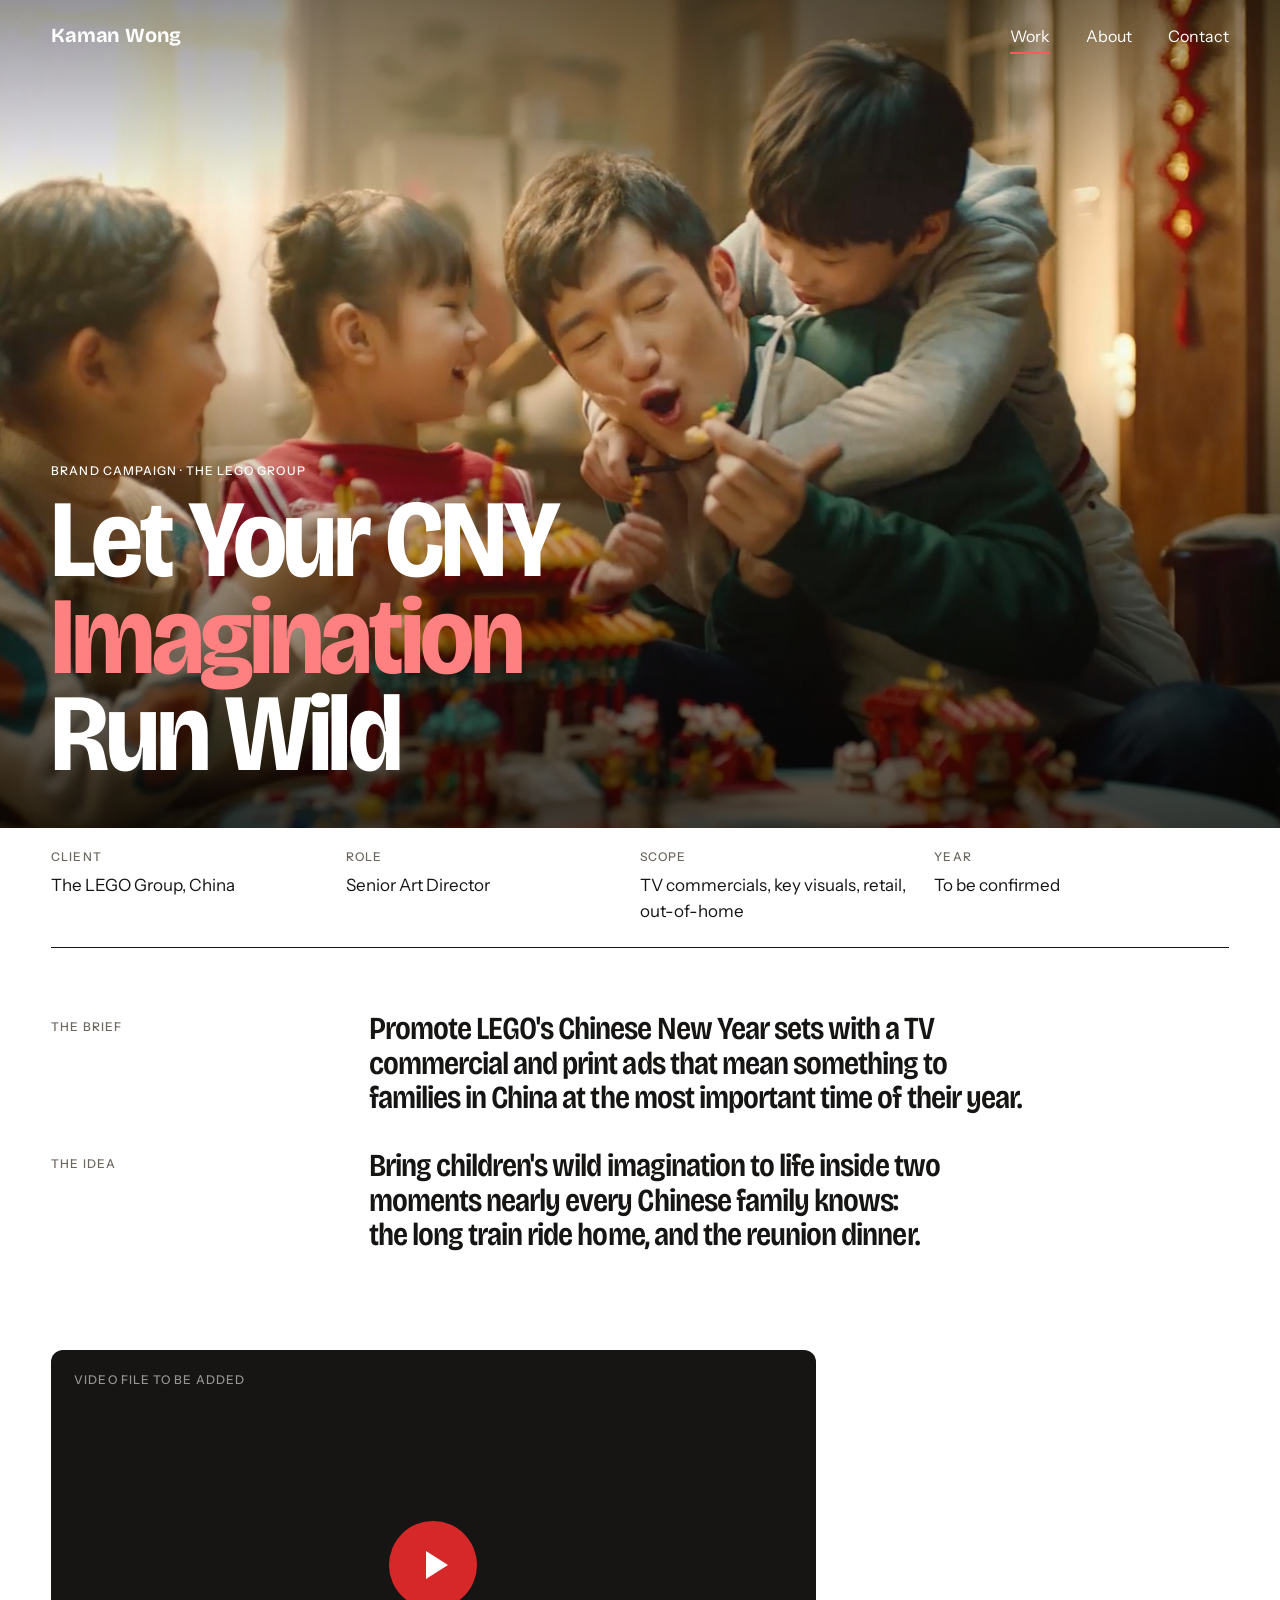
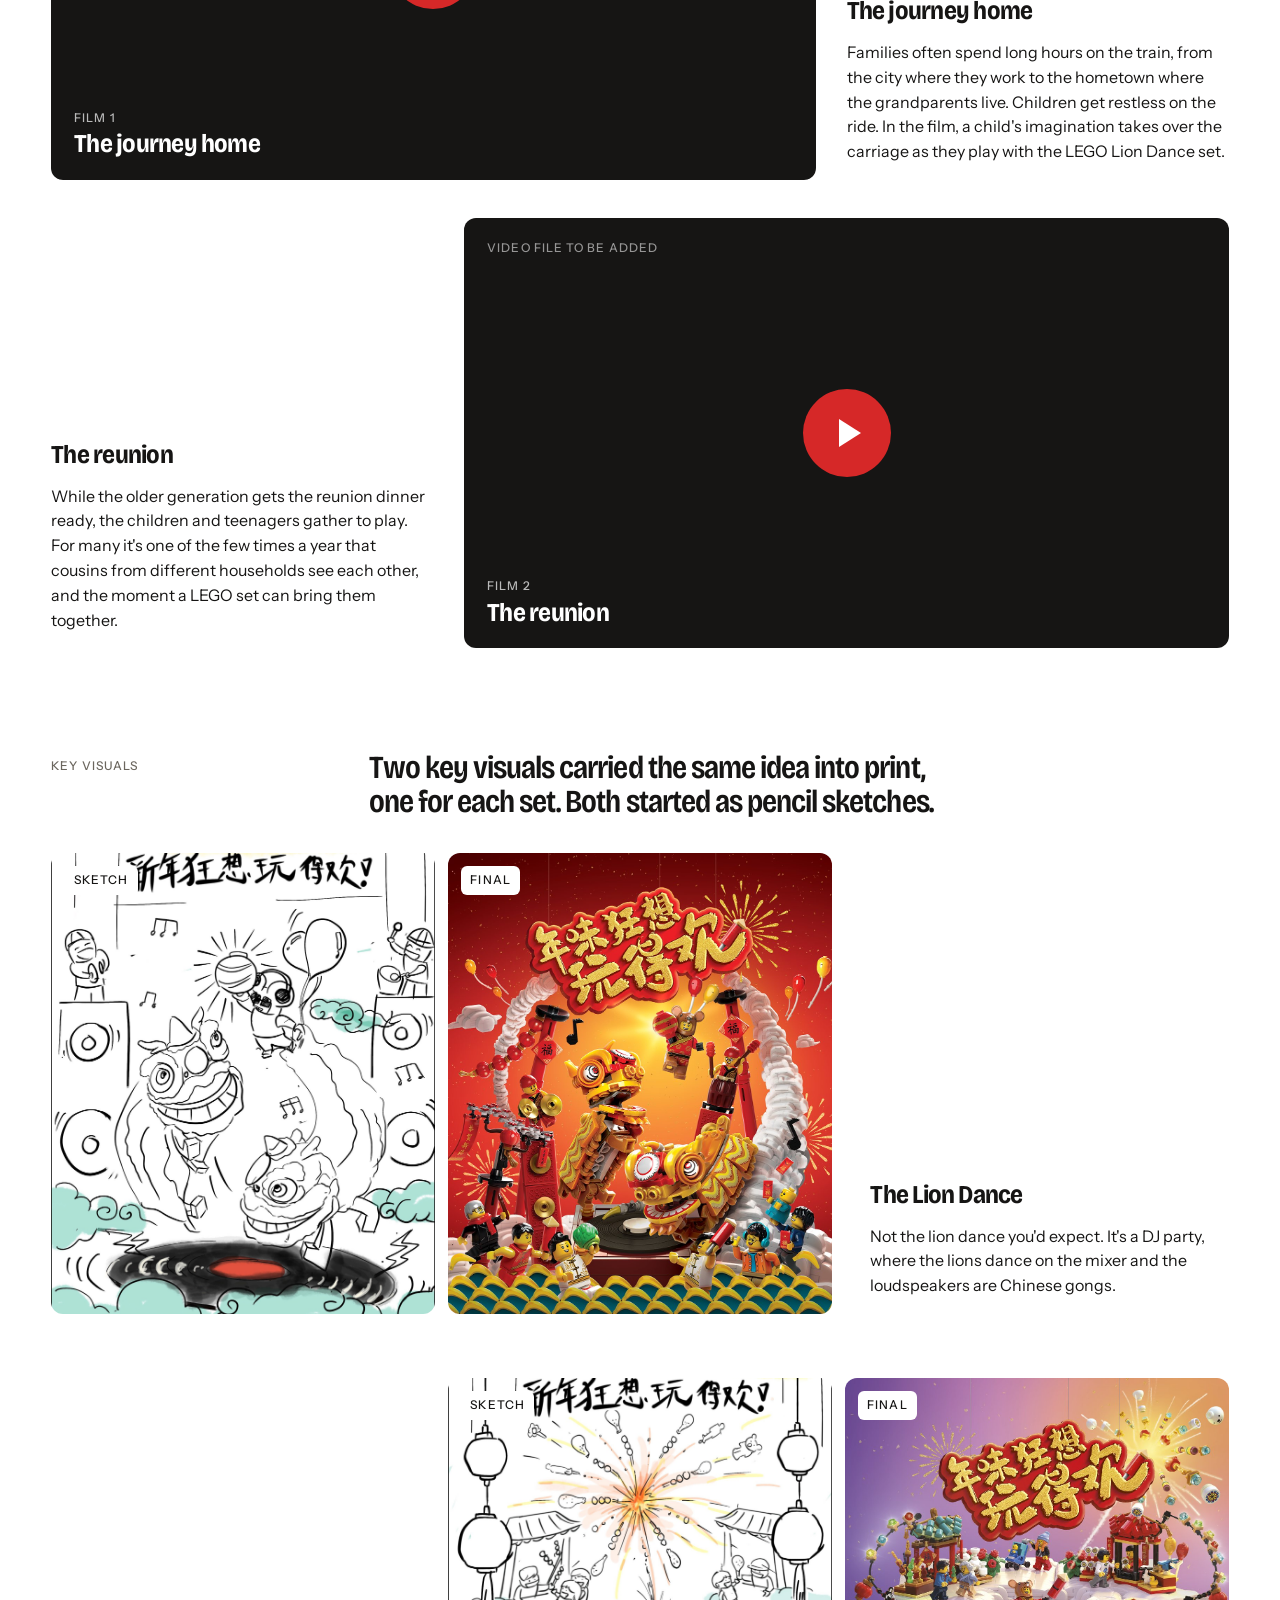
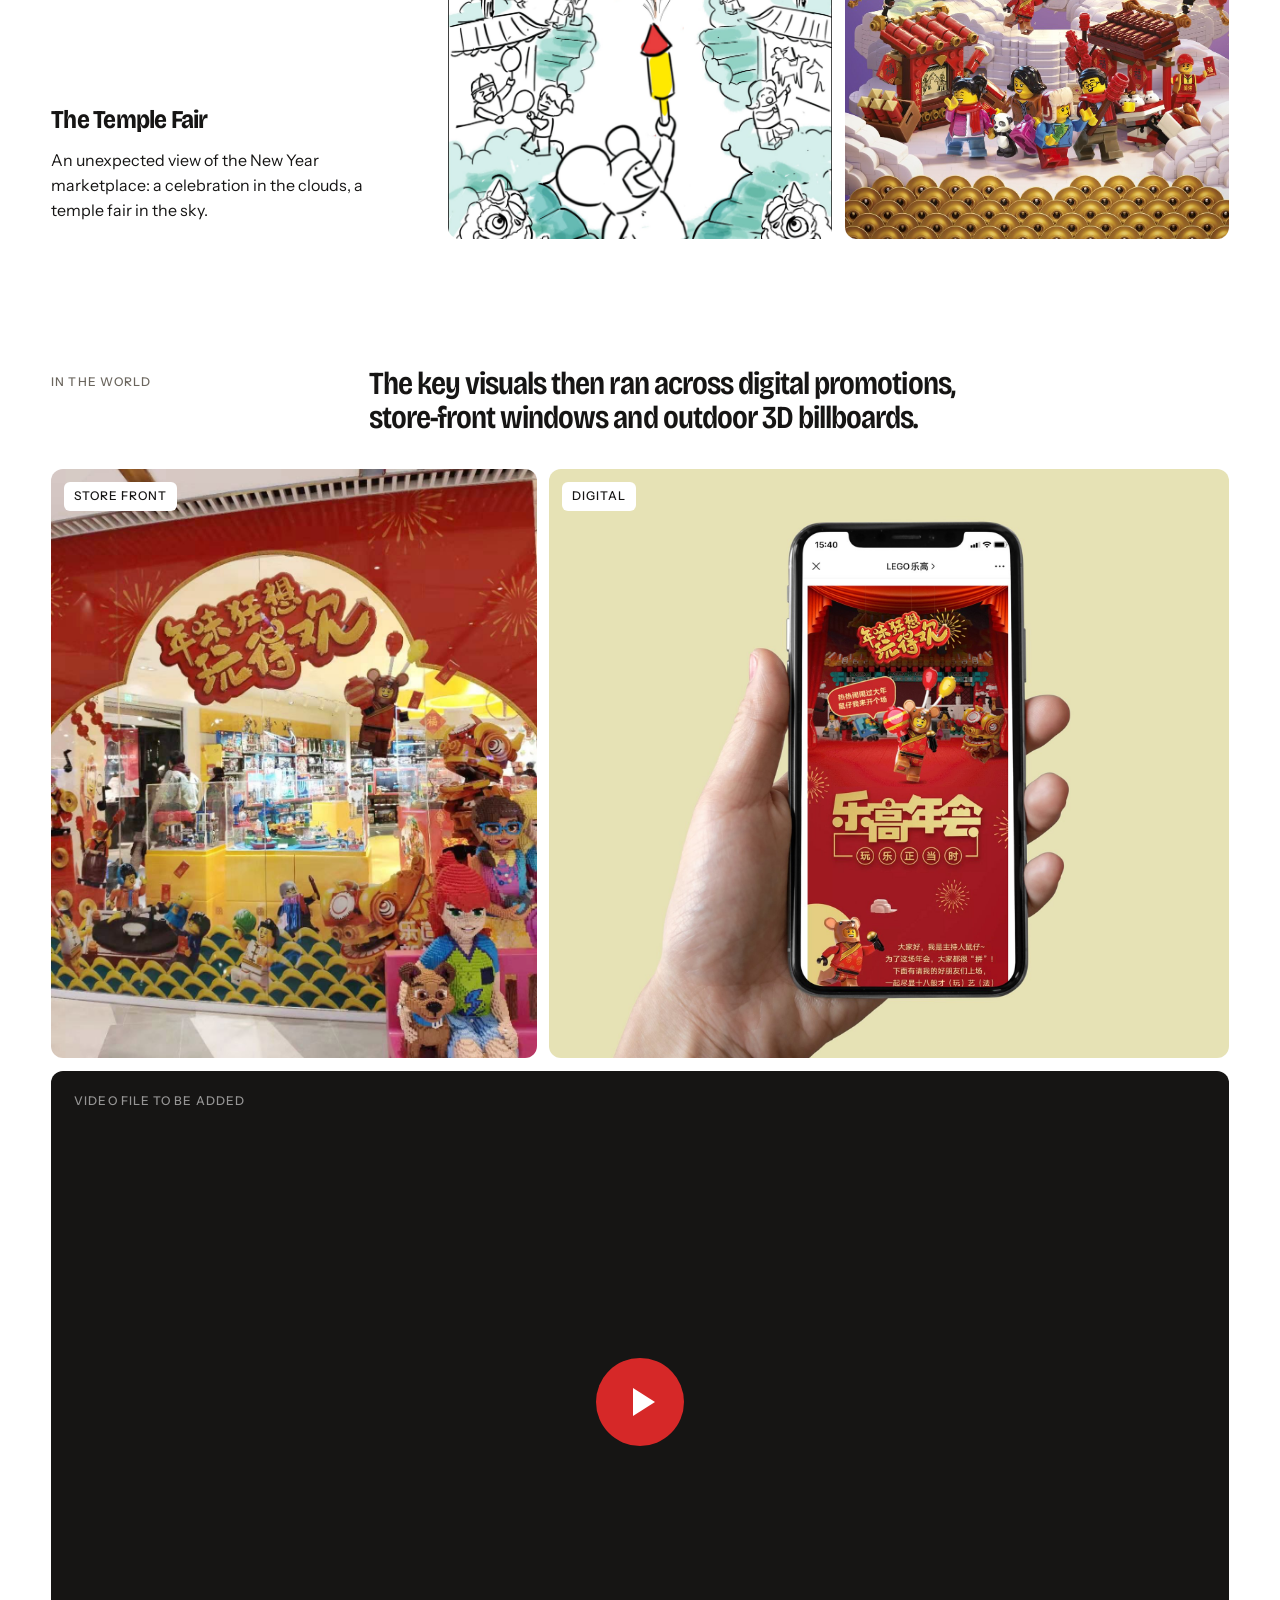
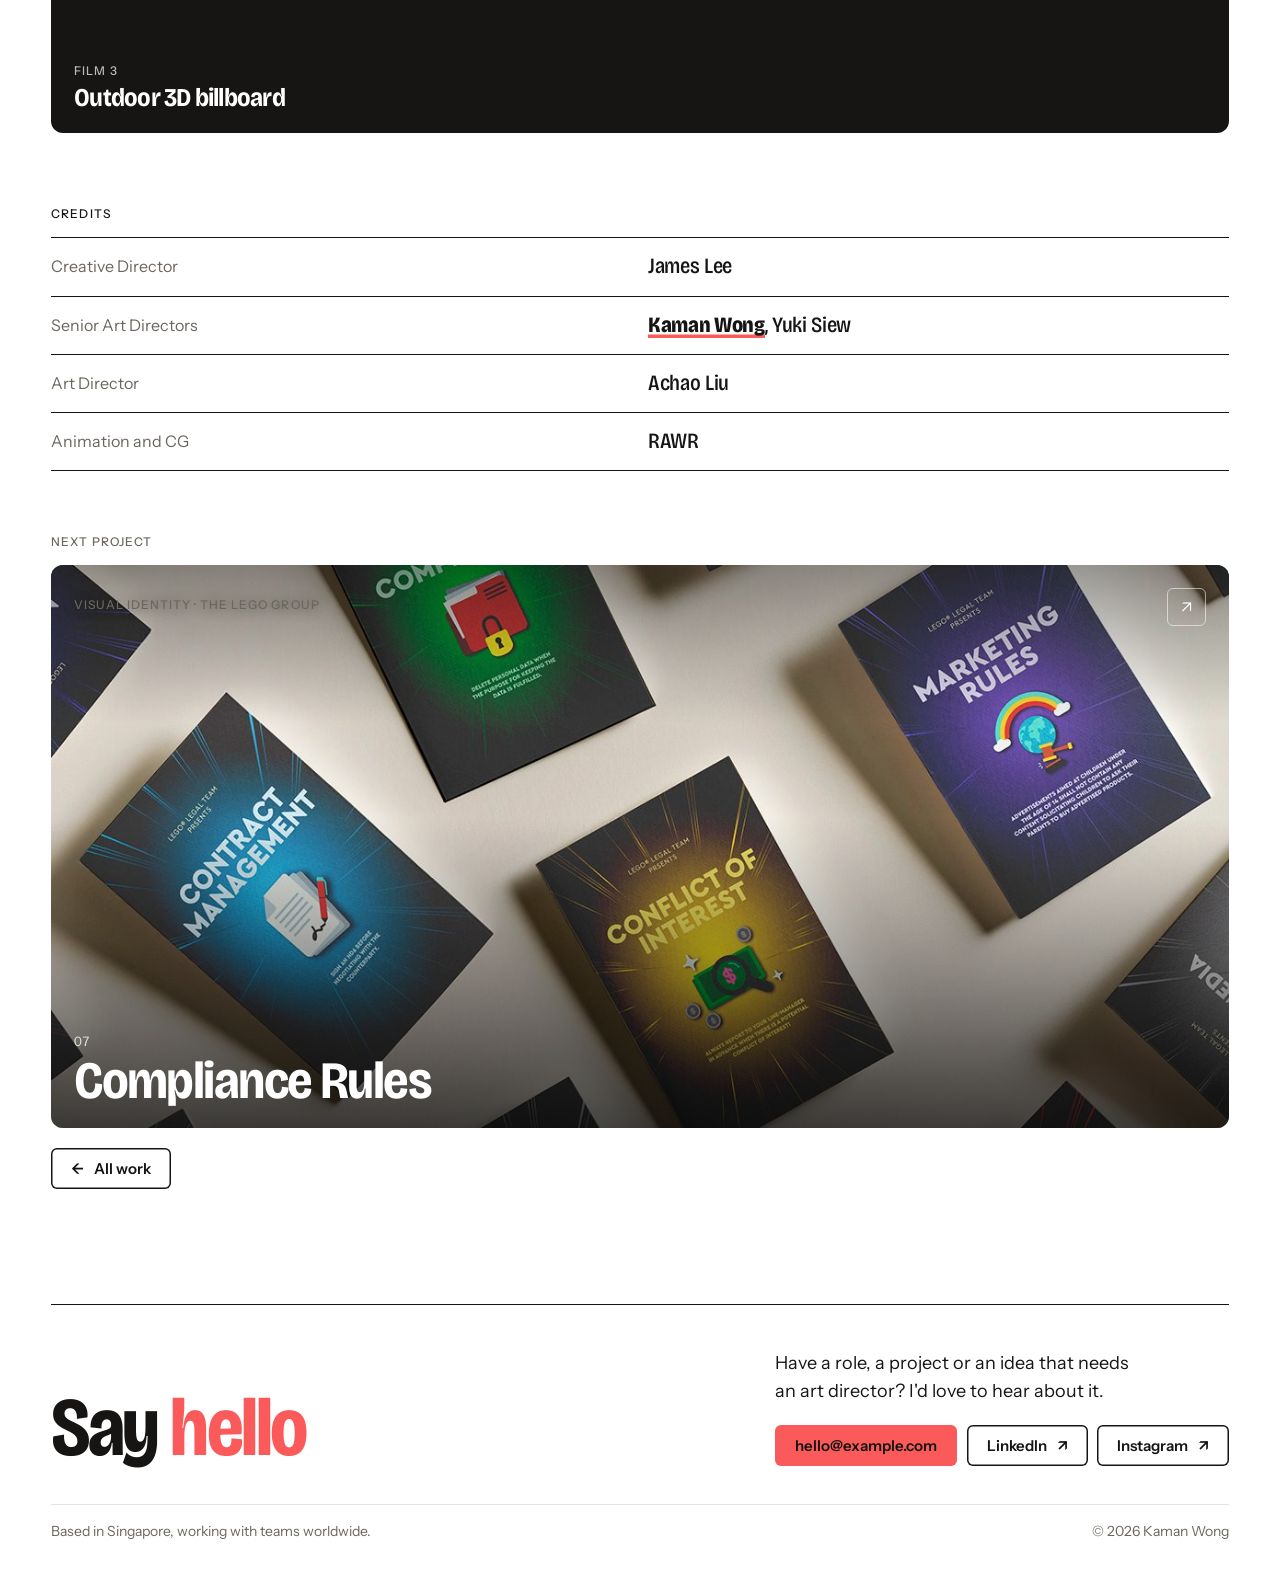
<file: cny.html>
<!DOCTYPE html>
<html lang="en">
<head>
<meta charset="utf-8">
<meta name="viewport" content="width=device-width, initial-scale=1">
<title>Let Your CNY Imagination Run Wild — Kaman Wong</title>
<meta name="description" content="A Chinese New Year campaign for The LEGO Group in China: two TV commercials, two key visuals, retail and out-of-home. Art direction by Kaman Wong.">
<link rel="preconnect" href="https://fonts.googleapis.com">
<link rel="preconnect" href="https://fonts.gstatic.com" crossorigin>
<link href="https://fonts.googleapis.com/css2?family=Bricolage+Grotesque:opsz,wdth,wght@12..96,75..100,400..800&family=Instrument+Sans:wght@400;500;600&display=swap" rel="stylesheet">
<link rel="stylesheet" href="css/style.css">
<script>(function(d){d.className="js";var c=[["#fa5a5a","#ff8080"],["#ff7a2f","#ff9a57"],["#2d4bd8","#8fa3ff"],["#ff5fa2","#ff8dbd"],["#7b4dd6","#b596ff"],["#19a85b","#55e096"],["#25a7d9","#6fd0f5"]],p=c[Math.floor(Math.random()*c.length)];d.style.setProperty("--hue",p[0]);d.style.setProperty("--hue-light",p[1])})(document.documentElement)</script>
</head>
<body>
<a class="skip" href="#story">Skip to the project</a>

<header class="site-header on-image">
  <a class="wordmark" href="index.html">Kaman Wong</a>
  <nav class="site-nav" aria-label="Main">
    <a href="work.html" aria-current="page">Work</a>
    <a href="about.html">About</a>
    <a href="contact.html">Contact</a>
  </nav>
</header>

<main class="project" style="--accent:#d62828">
  <section class="p-hero">
    <img src="img/cny/hero.jpg" alt="A family building a LEGO set together at Chinese New Year, a still from the TV commercial" width="1920" height="1501">
    <div class="p-hero-text">
      <p class="label">Brand campaign · The LEGO Group</p>
      <h1>Let Your CNY <span class="hue">Imagination</span> Run Wild</h1>
    </div>
  </section>

  <dl class="p-facts">
    <div><dt class="label">Client</dt><dd>The LEGO Group, China</dd></div>
    <div><dt class="label">Role</dt><dd>Senior Art Director</dd></div>
    <div><dt class="label">Scope</dt><dd>TV commercials, key visuals, retail, out-of-home</dd></div>
    <div><dt class="label">Year</dt><dd>To be confirmed</dd></div>
  </dl>

  <section class="p-story" id="story">
    <div class="p-row">
      <h2 class="label">The brief</h2>
      <p class="p-lead">Promote LEGO's Chinese New Year sets with a TV commercial and print ads that mean something to families in China at the most important time of their year.</p>
    </div>
    <div class="p-row">
      <h2 class="label">The idea</h2>
      <p class="p-lead">Bring children's wild imagination to life inside two moments nearly every Chinese family knows: the long train ride home, and the reunion dinner.</p>
    </div>
  </section>

  <section class="p-films" aria-label="The films">
    <div class="p-film">
      <div class="film" role="img" aria-label="Film 1: The journey home. Video to be added.">
          <span class="film-play" aria-hidden="true"></span>
          <span class="film-cap"><span class="label">Film 1</span>The journey home</span>
          <span class="film-todo label">Video file to be added</span>
        </div>
      <div>
        <h3>The journey home</h3>
        <p>Families often spend long hours on the train, from the city where they work to the hometown where the grandparents live. Children get restless on the ride. In the film, a child's imagination takes over the carriage as they play with the LEGO Lion Dance set.</p>
      </div>
    </div>
    <div class="p-film flip">
      <div class="film" role="img" aria-label="Film 2: The reunion. Video to be added.">
          <span class="film-play" aria-hidden="true"></span>
          <span class="film-cap"><span class="label">Film 2</span>The reunion</span>
          <span class="film-todo label">Video file to be added</span>
        </div>
      <div>
        <h3>The reunion</h3>
        <p>While the older generation gets the reunion dinner ready, the children and teenagers gather to play. For many it's one of the few times a year that cousins from different households see each other, and the moment a LEGO set can bring them together.</p>
      </div>
    </div>
  </section>

  <section class="p-kv" aria-labelledby="kv-title">
    <div class="p-row">
      <h2 class="label" id="kv-title">Key visuals</h2>
      <p class="p-lead">Two key visuals carried the same idea into print, one for each set. Both started as pencil sketches.</p>
    </div>
    <div class="p-pair">
      <figure><img data-zoom src="img/cny/sketch-1.jpg" alt="Pencil sketch of two lion dancers at a DJ deck" loading="lazy" width="1668" height="2388"><figcaption class="label">Sketch</figcaption></figure>
      <figure><img data-zoom src="img/cny/kv-lion.jpg" alt="Finished key visual: LEGO lion dancers on a giant turntable, with gongs as loudspeakers" loading="lazy" width="1124" height="1317"><figcaption class="label">Final</figcaption></figure>
      <div class="p-note"><h3>The Lion Dance</h3><p>Not the lion dance you'd expect. It's a DJ party, where the lions dance on the mixer and the loudspeakers are Chinese gongs.</p></div>
    </div>
    <div class="p-pair flip">
      <figure><img data-zoom src="img/cny/sketch-2.jpg" alt="Pencil sketch of a temple fair floating on clouds, with a firework overhead" loading="lazy" width="1668" height="2388"><figcaption class="label">Sketch</figcaption></figure>
      <figure><img data-zoom src="img/cny/kv-temple.jpg" alt="Finished key visual: a LEGO temple fair set among clouds" loading="lazy" width="1124" height="1317"><figcaption class="label">Final</figcaption></figure>
      <div class="p-note"><h3>The Temple Fair</h3><p>An unexpected view of the New Year marketplace: a celebration in the clouds, a temple fair in the sky.</p></div>
    </div>
  </section>

  <section class="p-wild" aria-labelledby="wild-title">
    <div class="p-row">
      <h2 class="label" id="wild-title">In the world</h2>
      <p class="p-lead">The key visuals then ran across digital promotions, store-front windows and outdoor 3D billboards.</p>
    </div>
    <div class="p-grid">
      <figure><img data-zoom src="img/cny/wild-1.jpg" alt="A LEGO store front dressed with the Chinese New Year key visual" loading="lazy" width="1080" height="1440"><figcaption class="label">Store front</figcaption></figure>
      <figure><img data-zoom src="img/cny/wild-2.jpg" alt="A hand holding a phone showing the campaign page" loading="lazy" width="1920" height="1942"><figcaption class="label">Digital</figcaption></figure>
    </div>
    <div class="film" role="img" aria-label="Film 3: Outdoor 3D billboard. Video to be added.">
          <span class="film-play" aria-hidden="true"></span>
          <span class="film-cap"><span class="label">Film 3</span>Outdoor 3D billboard</span>
          <span class="film-todo label">Video file to be added</span>
        </div>
  </section>

  <section class="p-credits" aria-labelledby="credits-title">
    <h2 class="label" id="credits-title">Credits</h2>
    <dl>
      <div><dt>Creative Director</dt><dd>James Lee</dd></div>
      <div><dt>Senior Art Directors</dt><dd><mark class="me">Kaman Wong</mark>, Yuki Siew</dd></div>
      <div><dt>Art Director</dt><dd>Achao Liu</dd></div>
      <div><dt>Animation and CG</dt><dd>RAWR</dd></div>
    </dl>
  </section>

  <section class="p-next">
    <p class="label">Next project</p>
    <a class="tile w12" href="compliance-rules.html" style="--accent:#19a85b">
      <img src="img/compliance.jpg" alt="" loading="lazy" style="object-position:50% 50%">
      <span class="tile-top"><span class="label">Visual identity · The LEGO Group</span><span class="tile-go" aria-hidden="true">↗</span></span>
      <span class="tile-foot"><span class="num">07</span><h3>Compliance Rules</h3></span>
    </a>
    <a class="btn line" href="work.html"><span aria-hidden="true">←</span> All work</a>
  </section>
</main>

<footer class="site-footer" id="contact">
  <div class="contact">
    <h2>Say <span class="hue">hello</span></h2>
    <div>
      <p class="lede">Have a role, a project or an idea that needs an art director? I'd love to hear about it.</p>
      <ul class="contact-links">
        <li><a class="btn" href="mailto:hello@example.com">hello@example.com</a></li>
        <li><a class="btn line" href="https://www.linkedin.com/in/kaman-wong-60352458/">LinkedIn <span aria-hidden="true">↗</span></a></li>
        <li><a class="btn line" href="#contact">Instagram <span aria-hidden="true">↗</span></a></li>
      </ul>
    </div>
  </div>
  <div class="colophon">
    <span>Based in Singapore, working with teams worldwide.</span>
    <span>© 2026 Kaman Wong</span>
  </div>
</footer>
<script src="js/main.js"></script>
</body>
</html>
</file>
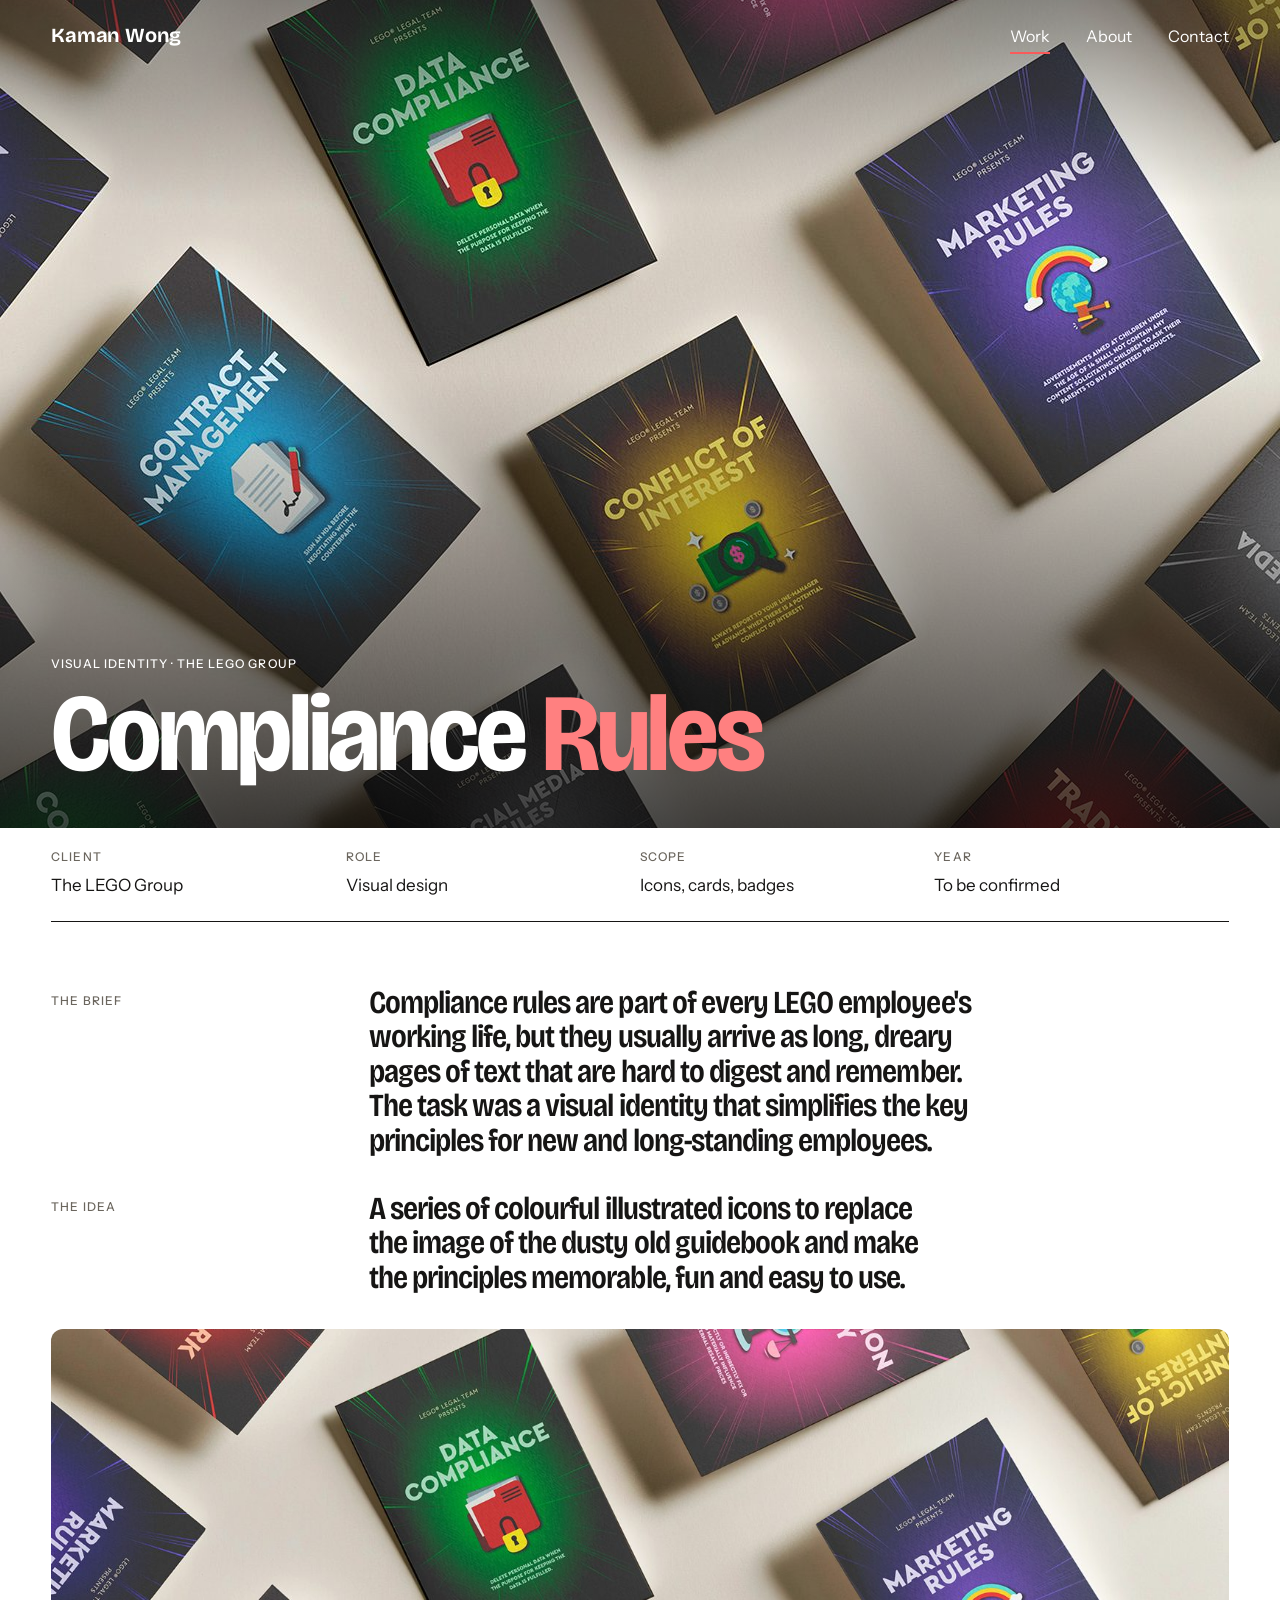
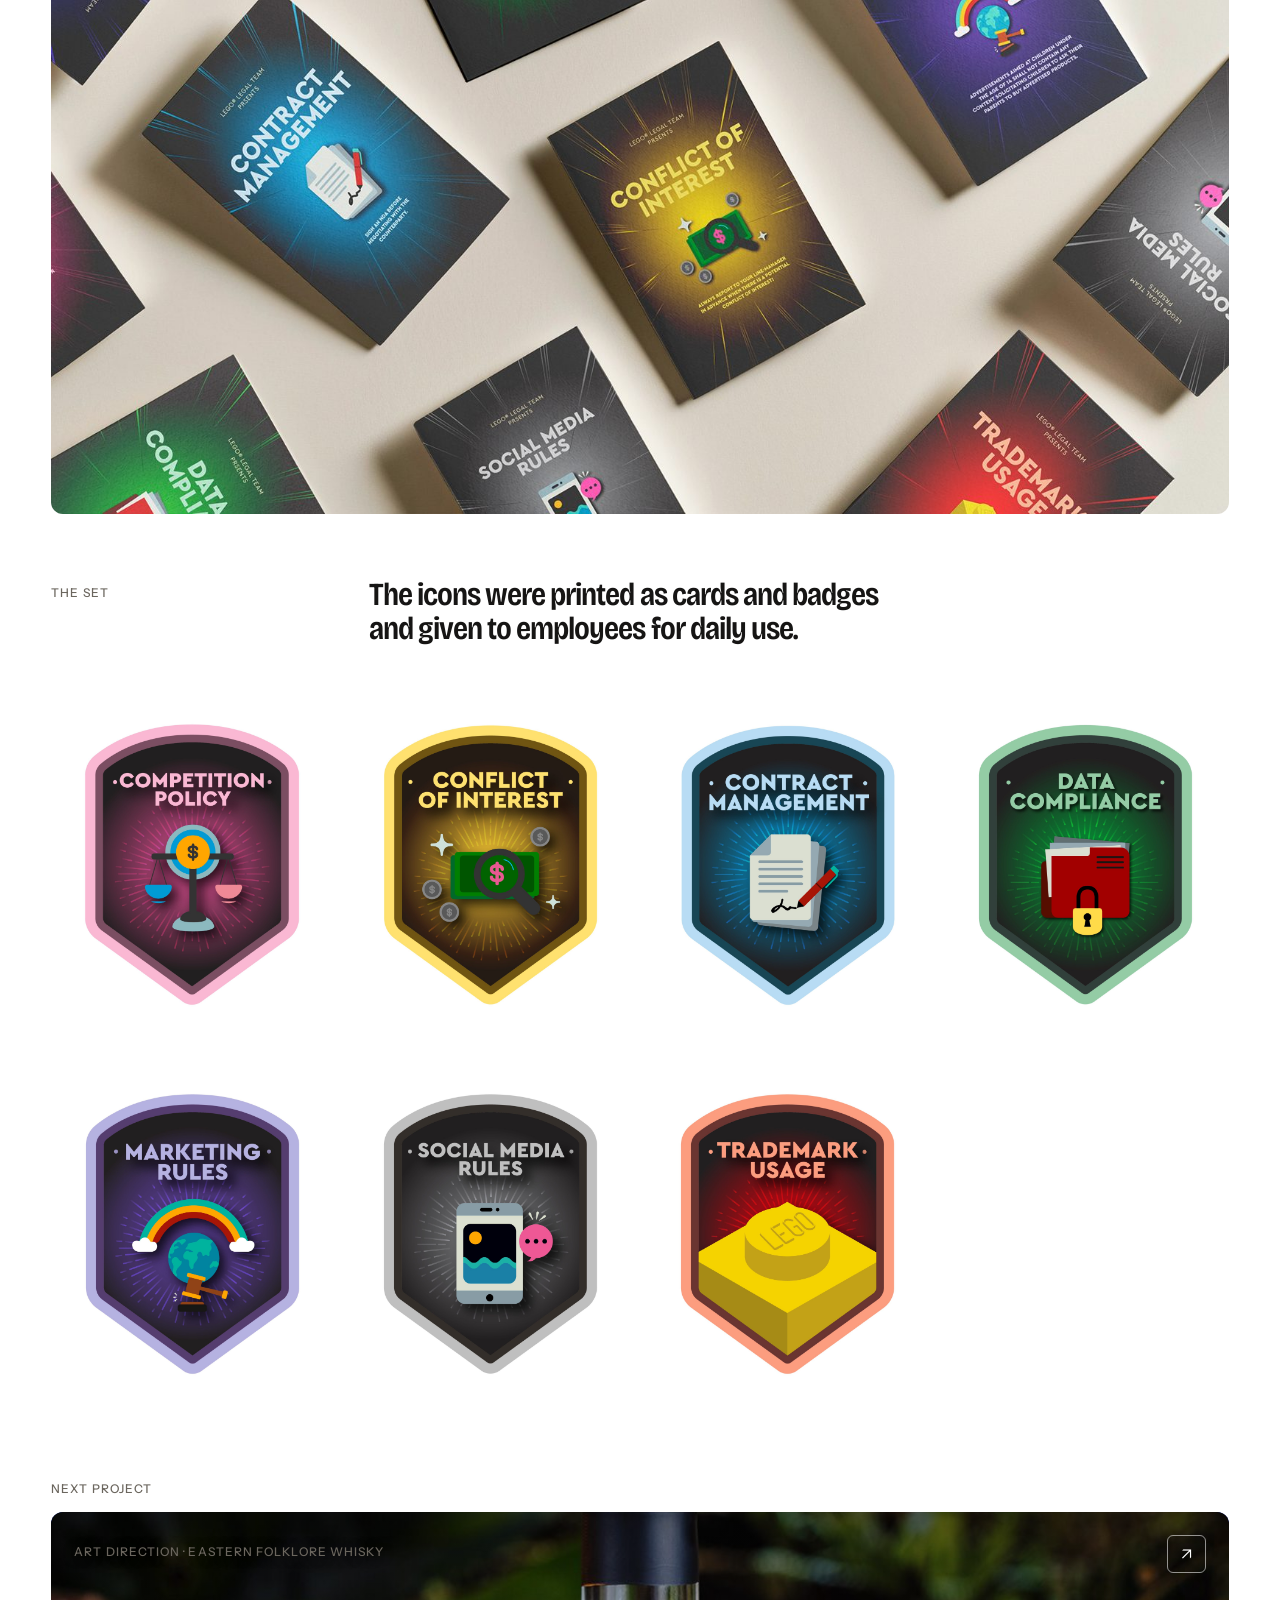
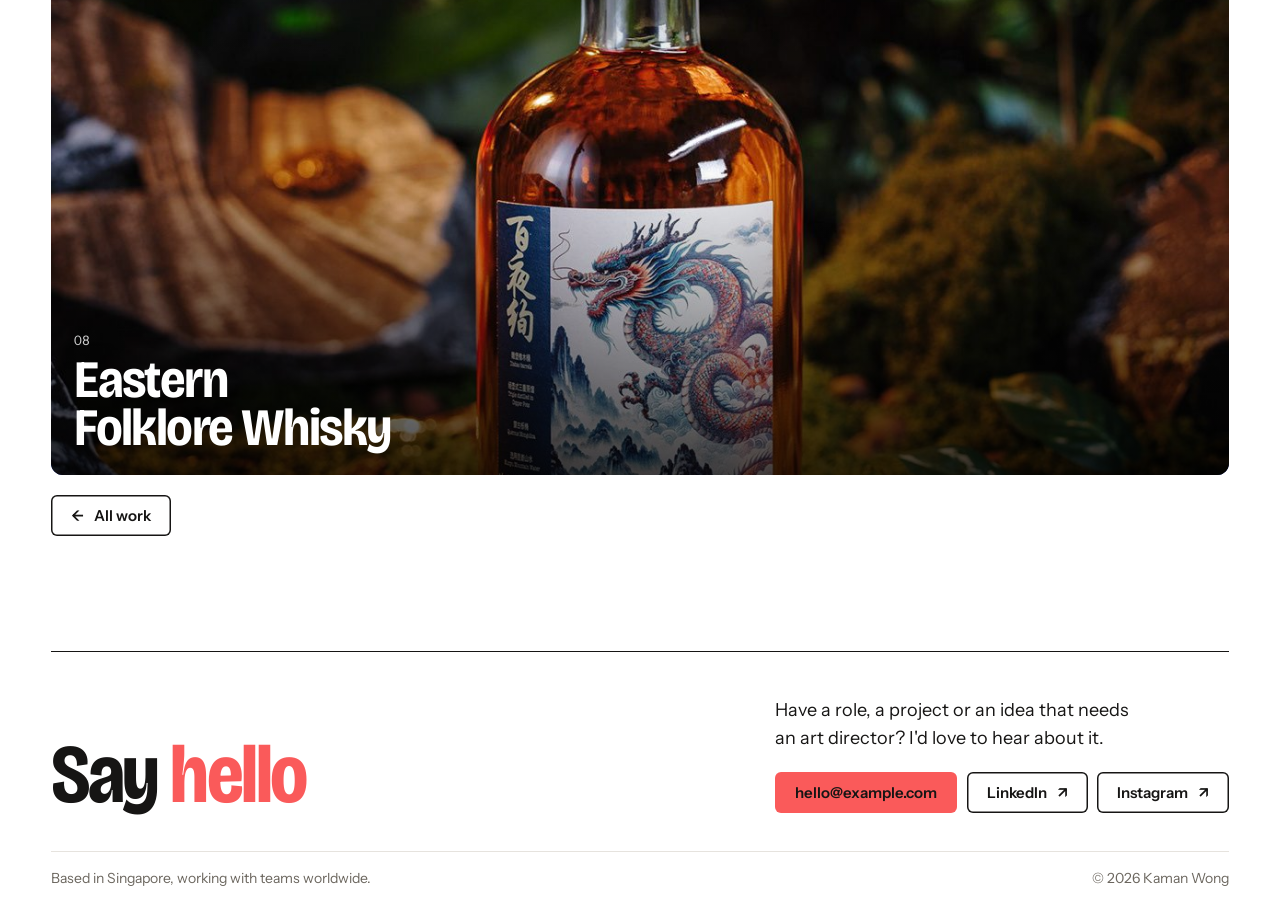
<file: compliance-rules.html>
<!DOCTYPE html>
<html lang="en">
<head>
<meta charset="utf-8">
<meta name="viewport" content="width=device-width, initial-scale=1">
<title>Compliance Rules — Kaman Wong</title>
<meta name="description" content="A visual identity that turns The LEGO Group&#x27;s compliance rules into colourful, memorable icons, cards and badges.">
<link rel="preconnect" href="https://fonts.googleapis.com">
<link rel="preconnect" href="https://fonts.gstatic.com" crossorigin>
<link href="https://fonts.googleapis.com/css2?family=Bricolage+Grotesque:opsz,wdth,wght@12..96,75..100,400..800&family=Instrument+Sans:wght@400;500;600&display=swap" rel="stylesheet">
<link rel="stylesheet" href="css/style.css">
<script>(function(d){d.className="js";var c=[["#fa5a5a","#ff8080"],["#ff7a2f","#ff9a57"],["#2d4bd8","#8fa3ff"],["#ff5fa2","#ff8dbd"],["#7b4dd6","#b596ff"],["#19a85b","#55e096"],["#25a7d9","#6fd0f5"]],p=c[Math.floor(Math.random()*c.length)];d.style.setProperty("--hue",p[0]);d.style.setProperty("--hue-light",p[1])})(document.documentElement)</script>
</head>
<body>
<a class="skip" href="#story">Skip to the project</a>

<header class="site-header on-image">
  <a class="wordmark" href="index.html">Kaman Wong</a>
  <nav class="site-nav" aria-label="Main">
    <a href="work.html" aria-current="page">Work</a>
    <a href="about.html">About</a>
    <a href="contact.html">Contact</a>
  </nav>
</header>

<main class="project" style="--accent:#19a85b">
  <section class="p-hero">
    <img src="img/compliance.jpg" alt="Colourful illustrated cards explaining compliance rules" style="object-position:50% 50%">
    <div class="p-hero-text">
      <p class="label">Visual identity · The LEGO Group</p>
      <h1>Compliance <span class="hue">Rules</span></h1>
    </div>
  </section>

  <dl class="p-facts">
    <div><dt class="label">Client</dt><dd>The LEGO Group</dd></div>
    <div><dt class="label">Role</dt><dd>Visual design</dd></div>
    <div><dt class="label">Scope</dt><dd>Icons, cards, badges</dd></div>
    <div><dt class="label">Year</dt><dd>To be confirmed</dd></div>
  </dl>

  <section class="p-story" id="story">
    <div class="p-row">
      <h2 class="label">The brief</h2>
      <p class="p-lead">Compliance rules are part of every LEGO employee's working life, but they usually arrive as long, dreary pages of text that are hard to digest and remember. The task was a visual identity that simplifies the key principles for new and long-standing employees.</p>
    </div>
    <div class="p-row">
      <h2 class="label">The idea</h2>
      <p class="p-lead">A series of colourful illustrated icons to replace the image of the dusty old guidebook and make the principles memorable, fun and easy to use.</p>
    </div>
    <div class="p-imgs full" style="--ar:1600 / 1067">
      <figure><img data-zoom src="img/compliance-rules/m1-0.jpg" alt="Illustrated compliance cards scattered on a pale surface" loading="lazy" width="1600" height="1067"></figure>
    </div>
    <div class="p-row">
      <h2 class="label">The set</h2>
      <p class="p-lead">The icons were printed as cards and badges and given to employees for daily use.</p>
    </div>
    <div class="p-imgs badges" style="--ar:1600 / 2075">
      <figure><img data-zoom src="img/compliance-rules/m2-0.jpg" alt="Competition Policy badge" loading="lazy" width="1600" height="2075"></figure>
      <figure><img data-zoom src="img/compliance-rules/m2-1.jpg" alt="Conflict of Interest badge" loading="lazy" width="1600" height="2075"></figure>
      <figure><img data-zoom src="img/compliance-rules/m2-2.jpg" alt="Contract Management badge" loading="lazy" width="1600" height="2075"></figure>
      <figure><img data-zoom src="img/compliance-rules/m2-3.jpg" alt="Data Compliance badge" loading="lazy" width="1600" height="2075"></figure>
      <figure><img data-zoom src="img/compliance-rules/m2-4.jpg" alt="Marketing Rules badge" loading="lazy" width="1600" height="2075"></figure>
      <figure><img data-zoom src="img/compliance-rules/m2-5.jpg" alt="Social Media Rules badge" loading="lazy" width="1600" height="2075"></figure>
      <figure><img data-zoom src="img/compliance-rules/m2-6.jpg" alt="Trademark Usage badge" loading="lazy" width="1600" height="2075"></figure>
    </div>
  </section>

  <section class="p-next">
    <p class="label">Next project</p>
    <a class="tile w12" href="eastern-folklore-whisky.html" style="--accent:#1b3bd1">
      <img src="img/whisky.jpg" alt="" loading="lazy" style="object-position:60% 50%">
      <span class="tile-top"><span class="label">Art direction · Eastern Folklore Whisky</span><span class="tile-go" aria-hidden="true">↗</span></span>
      <span class="tile-foot"><span class="num">08</span><h3>Eastern Folklore Whisky</h3></span>
    </a>
    <a class="btn line" href="work.html"><span aria-hidden="true">←</span> All work</a>
  </section>
</main>

<footer class="site-footer" id="contact">
  <div class="contact">
    <h2>Say <span class="hue">hello</span></h2>
    <div>
      <p class="lede">Have a role, a project or an idea that needs an art director? I'd love to hear about it.</p>
      <ul class="contact-links">
        <li><a class="btn" href="mailto:hello@example.com">hello@example.com</a></li>
        <li><a class="btn line" href="https://www.linkedin.com/in/kaman-wong-60352458/">LinkedIn <span aria-hidden="true">↗</span></a></li>
        <li><a class="btn line" href="#contact">Instagram <span aria-hidden="true">↗</span></a></li>
      </ul>
    </div>
  </div>
  <div class="colophon">
    <span>Based in Singapore, working with teams worldwide.</span>
    <span>© 2026 Kaman Wong</span>
  </div>
</footer>
<script src="js/main.js"></script>
</body>
</html>
</file>
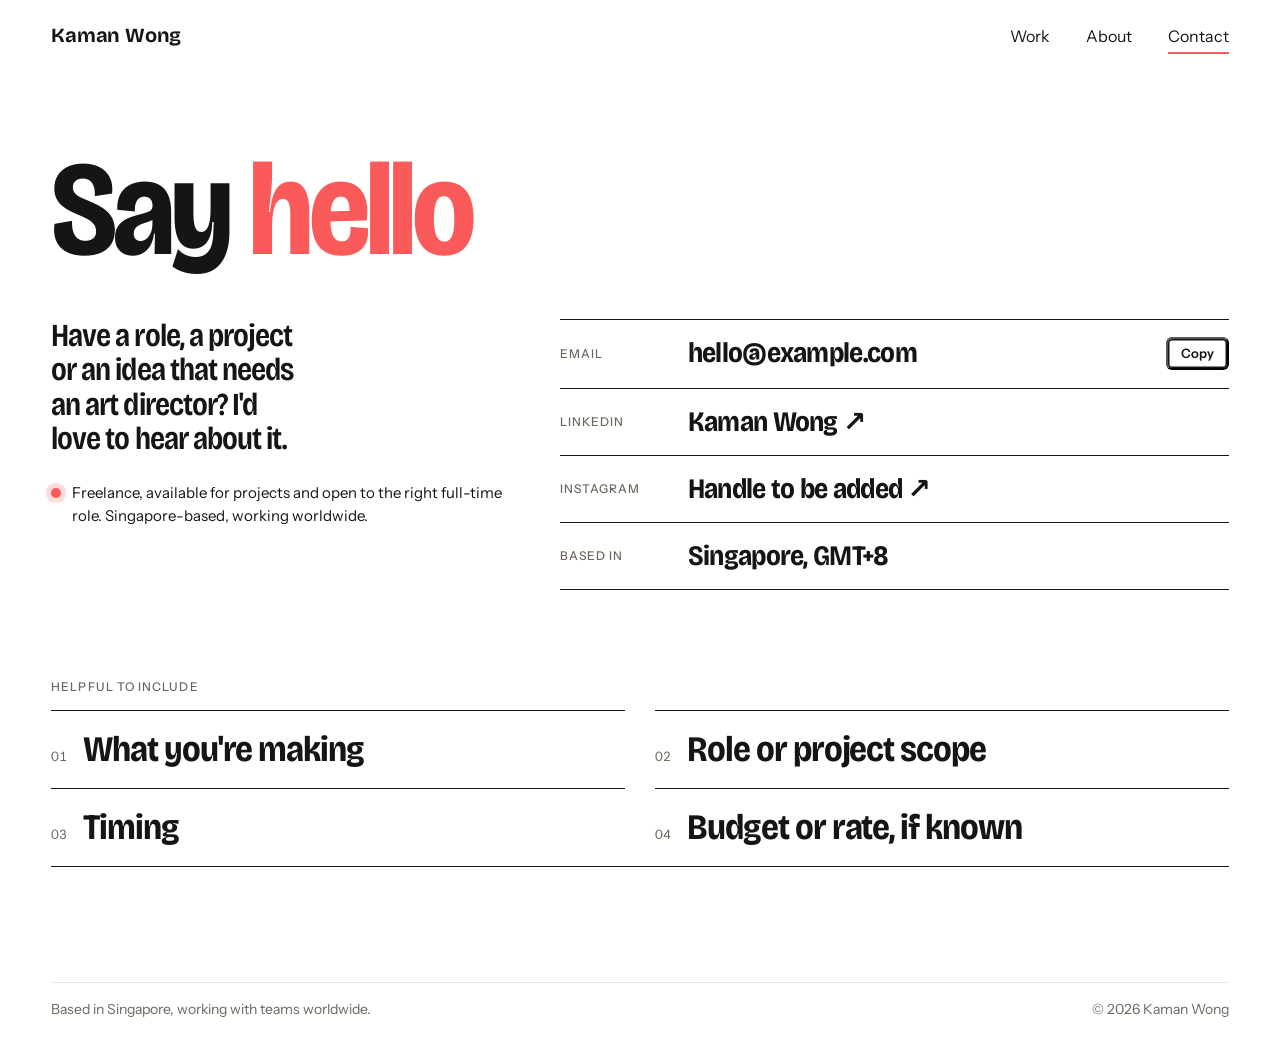
<file: contact.html>
<!DOCTYPE html>
<html lang="en">
<head>
<meta charset="utf-8">
<meta name="viewport" content="width=device-width, initial-scale=1">
<title>Contact — Kaman Wong</title>
<meta name="description" content="Contact Kaman Wong, senior art director and visual designer based in Singapore, for roles and freelance projects.">
<link rel="preconnect" href="https://fonts.googleapis.com">
<link rel="preconnect" href="https://fonts.gstatic.com" crossorigin>
<link href="https://fonts.googleapis.com/css2?family=Bricolage+Grotesque:opsz,wdth,wght@12..96,75..100,400..800&family=Instrument+Sans:wght@400;500;600&display=swap" rel="stylesheet">
<link rel="stylesheet" href="css/style.css">
<script>(function(d){d.className="js";var c=[["#fa5a5a","#ff8080"],["#ff7a2f","#ff9a57"],["#2d4bd8","#8fa3ff"],["#ff5fa2","#ff8dbd"],["#7b4dd6","#b596ff"],["#19a85b","#55e096"],["#25a7d9","#6fd0f5"]],p=c[Math.floor(Math.random()*c.length)];d.style.setProperty("--hue",p[0]);d.style.setProperty("--hue-light",p[1])})(document.documentElement)</script>
</head>
<body>
<a class="skip" href="#reach">Skip to contact details</a>

<header class="site-header">
  <a class="wordmark" href="index.html">Kaman Wong</a>
  <nav class="site-nav" aria-label="Main">
    <a href="work.html">Work</a>
    <a href="about.html">About</a>
    <a href="contact.html" aria-current="page">Contact</a>
  </nav>
</header>

<main class="contact-page">
  <h1>Say <span class="hue">hello</span></h1>
  <div class="c-grid">
    <div>
      <p class="p-lead">Have a role, a project or an idea that needs an art director? I'd love to hear about it.</p>
      <p class="availability">Freelance, available for projects and open to the right full-time role. Singapore-based, working worldwide.</p>
    </div>
    <ul class="c-list" id="reach">
      <li><span class="label">Email</span><a href="mailto:hello@example.com">hello@example.com</a><button type="button" class="btn line c-copy" data-copy="hello@example.com">Copy</button></li>
      <li><span class="label">LinkedIn</span><a href="https://www.linkedin.com/in/kaman-wong-60352458/">Kaman Wong <span aria-hidden="true">↗</span></a></li>
      <li><span class="label">Instagram</span><a href="#">Handle to be added <span aria-hidden="true">↗</span></a></li>
      <li><span class="label">Based in</span><span>Singapore, GMT+8</span></li>
    </ul>
  </div>

  <section class="about-block" aria-labelledby="help-title">
    <h2 class="label" id="help-title">Helpful to include</h2>
    <ul class="services">
      <li><span class="num">01</span>What you're making</li>
      <li><span class="num">02</span>Role or project scope</li>
      <li><span class="num">03</span>Timing</li>
      <li><span class="num">04</span>Budget or rate, if known</li>
    </ul>
  </section>
</main>

<footer class="site-footer">
  <div class="colophon">
    <span>Based in Singapore, working with teams worldwide.</span>
    <span>© 2026 Kaman Wong</span>
  </div>
</footer>
<script src="js/main.js"></script>
</body>
</html>
</file>
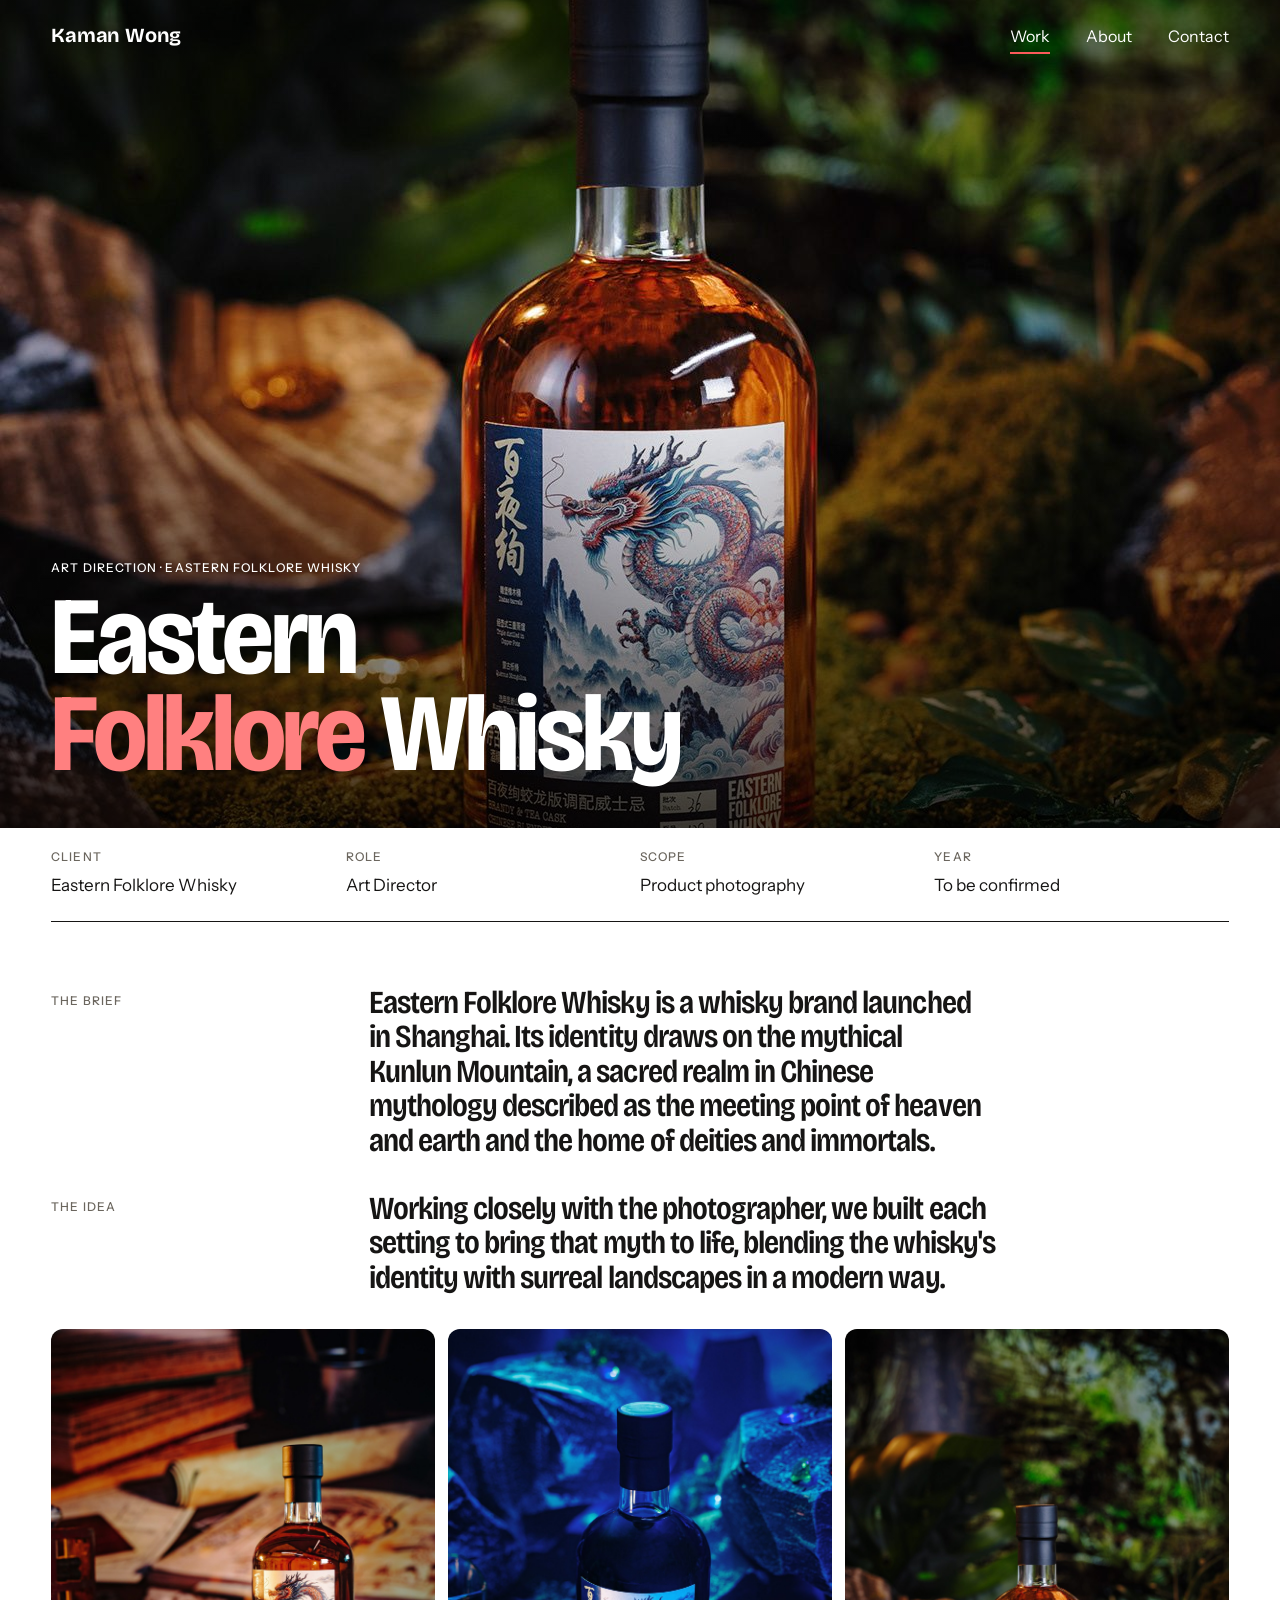
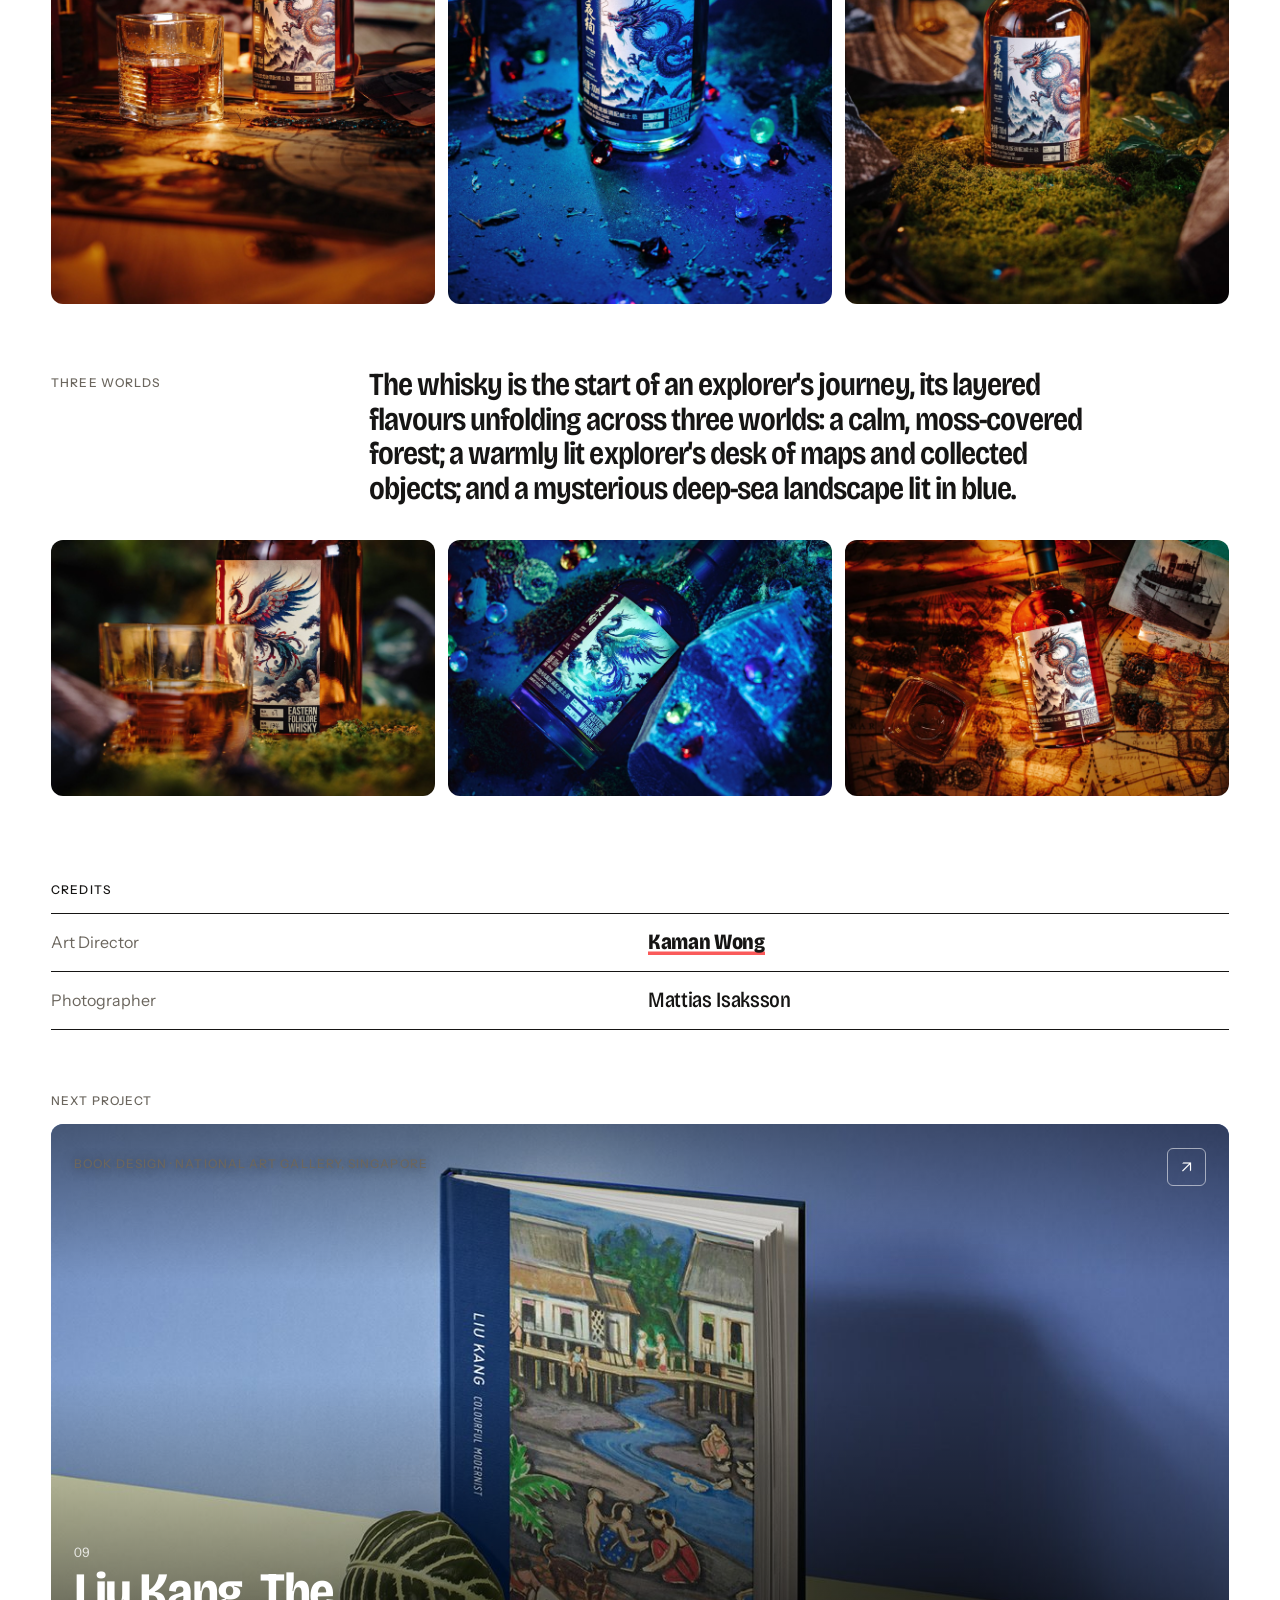
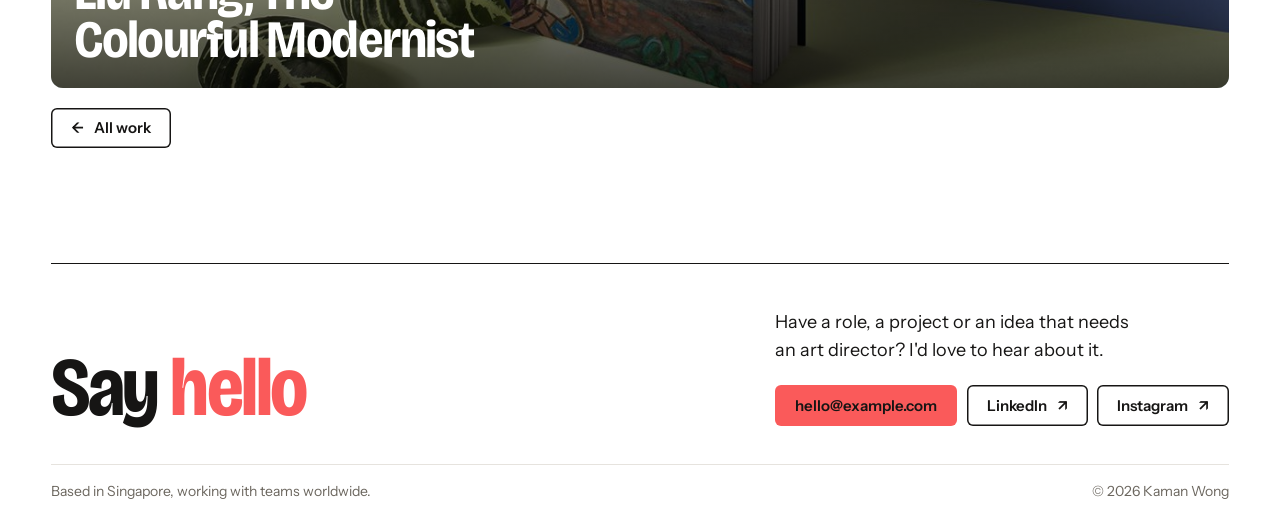
<file: eastern-folklore-whisky.html>
<!DOCTYPE html>
<html lang="en">
<head>
<meta charset="utf-8">
<meta name="viewport" content="width=device-width, initial-scale=1">
<title>Eastern Folklore Whisky — Kaman Wong</title>
<meta name="description" content="Art direction for a product shoot for Eastern Folklore Whisky, built around the myth of Kunlun Mountain.">
<link rel="preconnect" href="https://fonts.googleapis.com">
<link rel="preconnect" href="https://fonts.gstatic.com" crossorigin>
<link href="https://fonts.googleapis.com/css2?family=Bricolage+Grotesque:opsz,wdth,wght@12..96,75..100,400..800&family=Instrument+Sans:wght@400;500;600&display=swap" rel="stylesheet">
<link rel="stylesheet" href="css/style.css">
<script>(function(d){d.className="js";var c=[["#fa5a5a","#ff8080"],["#ff7a2f","#ff9a57"],["#2d4bd8","#8fa3ff"],["#ff5fa2","#ff8dbd"],["#7b4dd6","#b596ff"],["#19a85b","#55e096"],["#25a7d9","#6fd0f5"]],p=c[Math.floor(Math.random()*c.length)];d.style.setProperty("--hue",p[0]);d.style.setProperty("--hue-light",p[1])})(document.documentElement)</script>
</head>
<body>
<a class="skip" href="#story">Skip to the project</a>

<header class="site-header on-image">
  <a class="wordmark" href="index.html">Kaman Wong</a>
  <nav class="site-nav" aria-label="Main">
    <a href="work.html" aria-current="page">Work</a>
    <a href="about.html">About</a>
    <a href="contact.html">Contact</a>
  </nav>
</header>

<main class="project" style="--accent:#1b3bd1">
  <section class="p-hero">
    <img src="img/whisky.jpg" alt="A whisky bottle with a dragon label in a mossy forest setting" style="object-position:60% 50%">
    <div class="p-hero-text">
      <p class="label">Art direction · Eastern Folklore Whisky</p>
      <h1>Eastern <span class="hue">Folklore</span> Whisky</h1>
    </div>
  </section>

  <dl class="p-facts">
    <div><dt class="label">Client</dt><dd>Eastern Folklore Whisky</dd></div>
    <div><dt class="label">Role</dt><dd>Art Director</dd></div>
    <div><dt class="label">Scope</dt><dd>Product photography</dd></div>
    <div><dt class="label">Year</dt><dd>To be confirmed</dd></div>
  </dl>

  <section class="p-story" id="story">
    <div class="p-row">
      <h2 class="label">The brief</h2>
      <p class="p-lead">Eastern Folklore Whisky is a whisky brand launched in Shanghai. Its identity draws on the mythical Kunlun Mountain, a sacred realm in Chinese mythology described as the meeting point of heaven and earth and the home of deities and immortals.</p>
    </div>
    <div class="p-row">
      <h2 class="label">The idea</h2>
      <p class="p-lead">Working closely with the photographer, we built each setting to bring that myth to life, blending the whisky's identity with surreal landscapes in a modern way.</p>
    </div>
    <div class="p-imgs three" style="--ar:1600 / 2399">
      <figure><img data-zoom src="img/eastern-folklore-whisky/m1-0.jpg" alt="The bottle and a glass on a warmly lit desk of maps" loading="lazy" width="1600" height="2399"></figure>
      <figure><img data-zoom src="img/eastern-folklore-whisky/m1-1.jpg" alt="The bottle in a deep-blue undersea setting" loading="lazy" width="1600" height="2399"></figure>
      <figure><img data-zoom src="img/eastern-folklore-whisky/m1-2.jpg" alt="The bottle on moss in a forest setting" loading="lazy" width="1600" height="2399"></figure>
    </div>
    <div class="p-row">
      <h2 class="label">Three worlds</h2>
      <p class="p-lead">The whisky is the start of an explorer's journey, its layered flavours unfolding across three worlds: a calm, moss-covered forest; a warmly lit explorer's desk of maps and collected objects; and a mysterious deep-sea landscape lit in blue.</p>
    </div>
    <div class="p-imgs three" style="--ar:1600 / 1067">
      <figure><img data-zoom src="img/eastern-folklore-whisky/m3-0.jpg" alt="Close-up of the phoenix label beside a glass on moss" loading="lazy" width="1600" height="1067"></figure>
      <figure><img data-zoom src="img/eastern-folklore-whisky/m3-1.jpg" alt="The bottle lying among blue rocks and beads" loading="lazy" width="1600" height="1067"></figure>
      <figure><img data-zoom src="img/eastern-folklore-whisky/m3-2.jpg" alt="The bottle seen from above on a map with coins" loading="lazy" width="1600" height="1067"></figure>
    </div>
  </section>

  <section class="p-credits" aria-labelledby="credits-title">
    <h2 class="label" id="credits-title">Credits</h2>
    <dl>
      <div><dt>Art Director</dt><dd><mark class="me">Kaman Wong</mark></dd></div>
      <div><dt>Photographer</dt><dd>Mattias Isaksson</dd></div>
    </dl>
  </section>

  <section class="p-next">
    <p class="label">Next project</p>
    <a class="tile w12" href="liu-kang.html" style="--accent:#7b93c9">
      <img src="img/liu-kang.jpg" alt="" loading="lazy" style="object-position:55% 50%">
      <span class="tile-top"><span class="label">Book design · National Art Gallery, Singapore</span><span class="tile-go" aria-hidden="true">↗</span></span>
      <span class="tile-foot"><span class="num">09</span><h3>Liu Kang, The Colourful Modernist</h3></span>
    </a>
    <a class="btn line" href="work.html"><span aria-hidden="true">←</span> All work</a>
  </section>
</main>

<footer class="site-footer" id="contact">
  <div class="contact">
    <h2>Say <span class="hue">hello</span></h2>
    <div>
      <p class="lede">Have a role, a project or an idea that needs an art director? I'd love to hear about it.</p>
      <ul class="contact-links">
        <li><a class="btn" href="mailto:hello@example.com">hello@example.com</a></li>
        <li><a class="btn line" href="https://www.linkedin.com/in/kaman-wong-60352458/">LinkedIn <span aria-hidden="true">↗</span></a></li>
        <li><a class="btn line" href="#contact">Instagram <span aria-hidden="true">↗</span></a></li>
      </ul>
    </div>
  </div>
  <div class="colophon">
    <span>Based in Singapore, working with teams worldwide.</span>
    <span>© 2026 Kaman Wong</span>
  </div>
</footer>
<script src="js/main.js"></script>
</body>
</html>
</file>
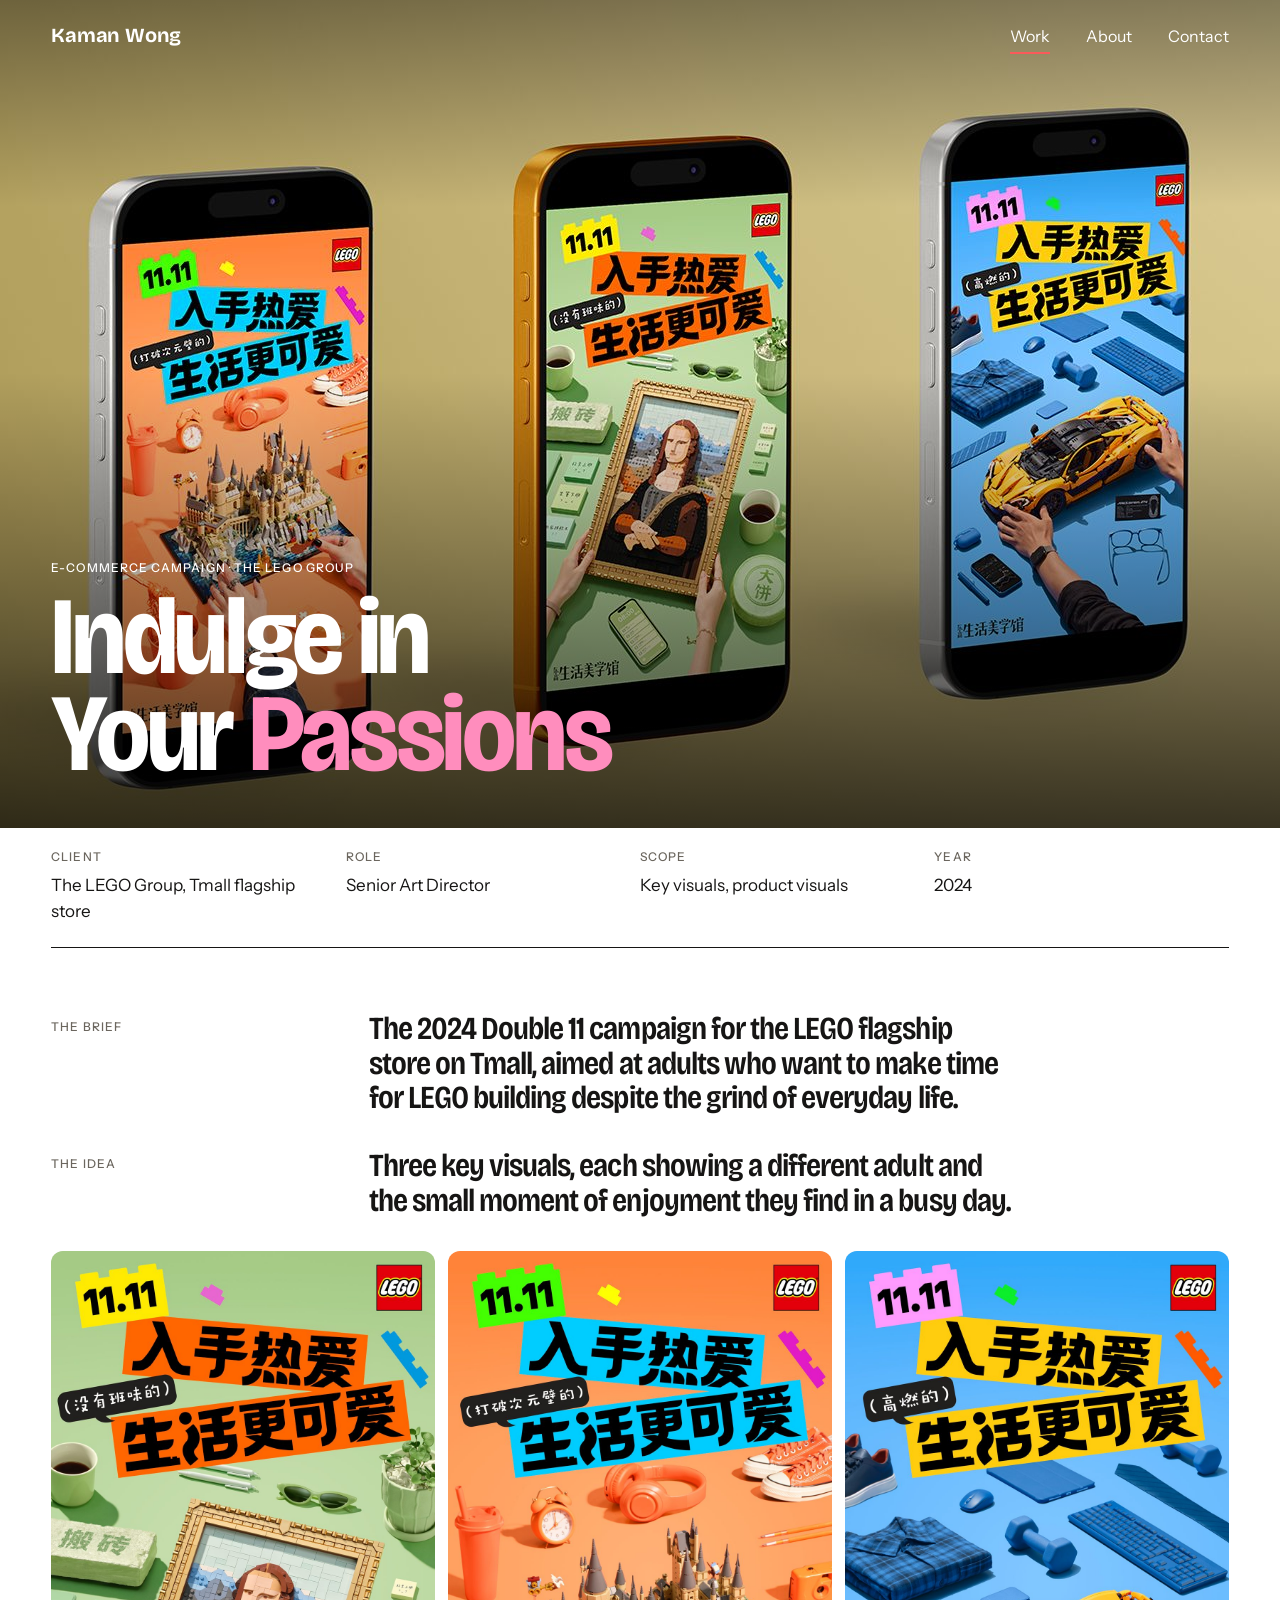
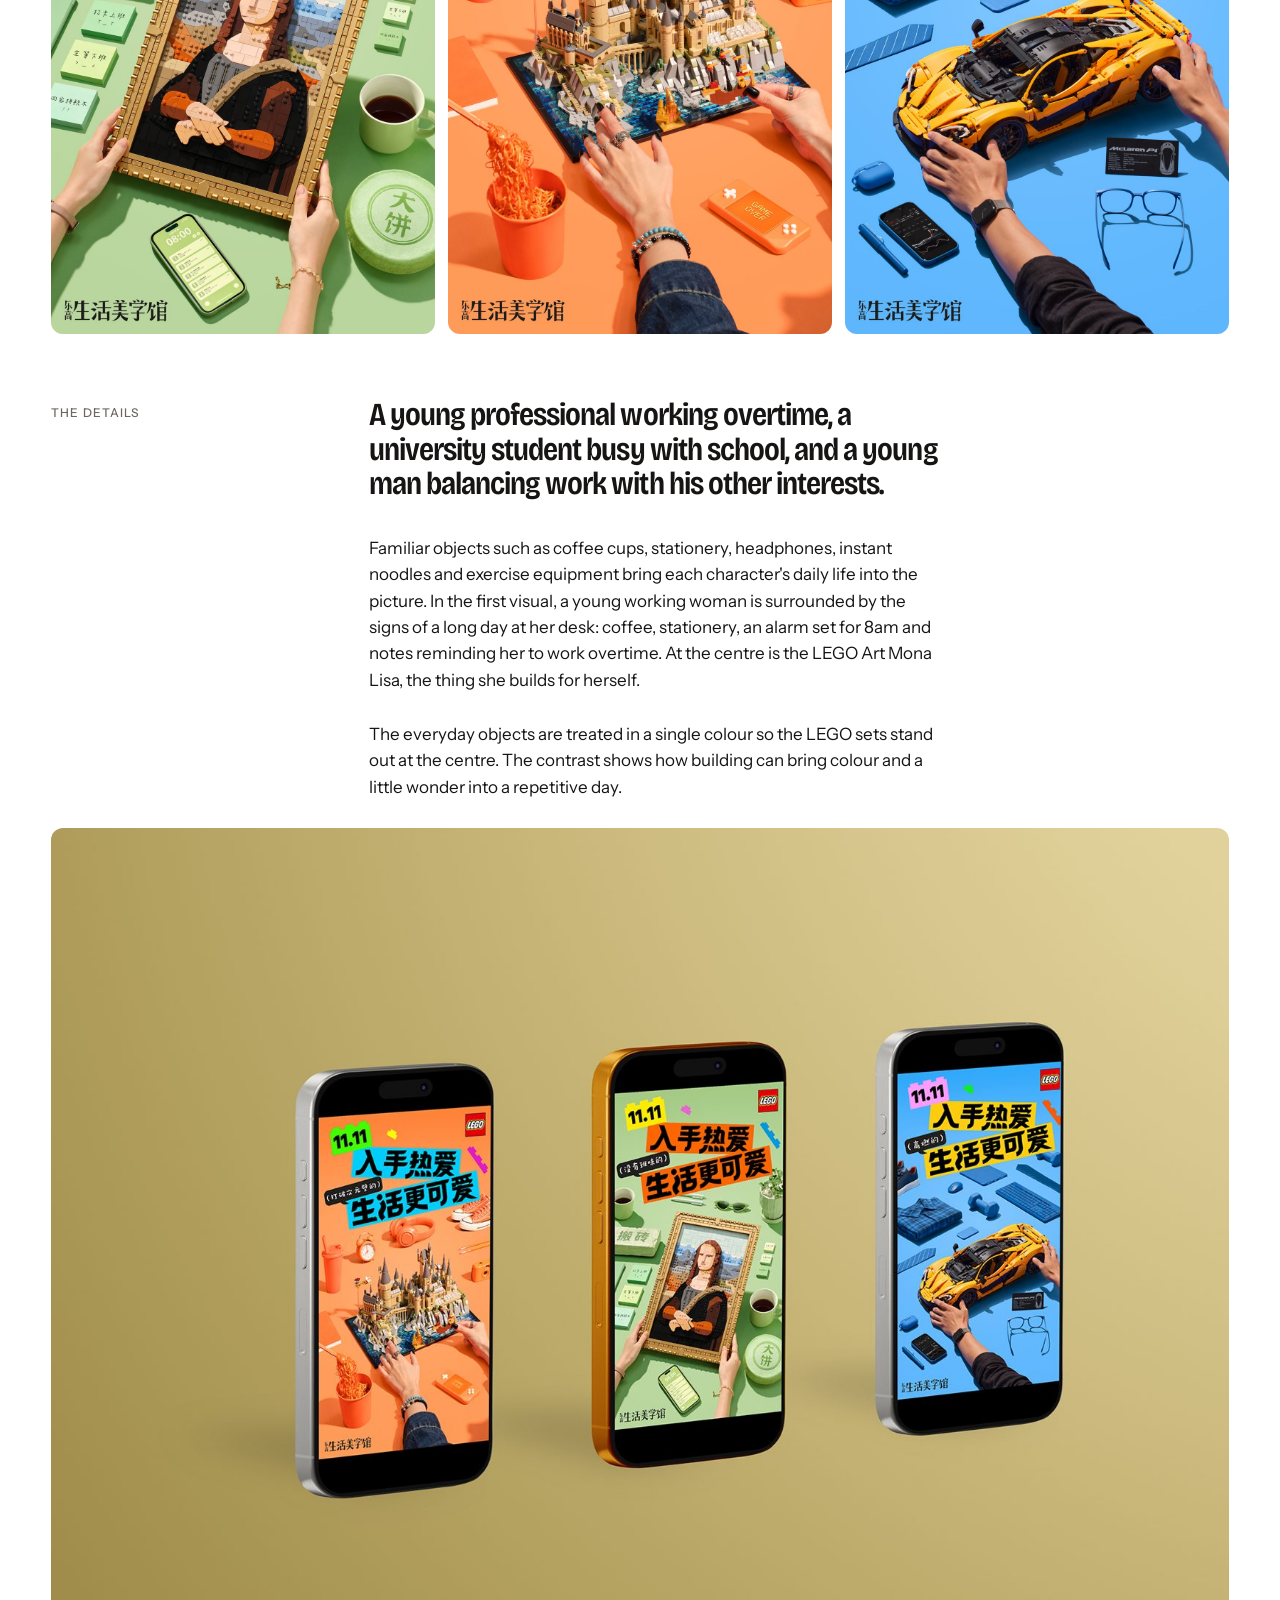
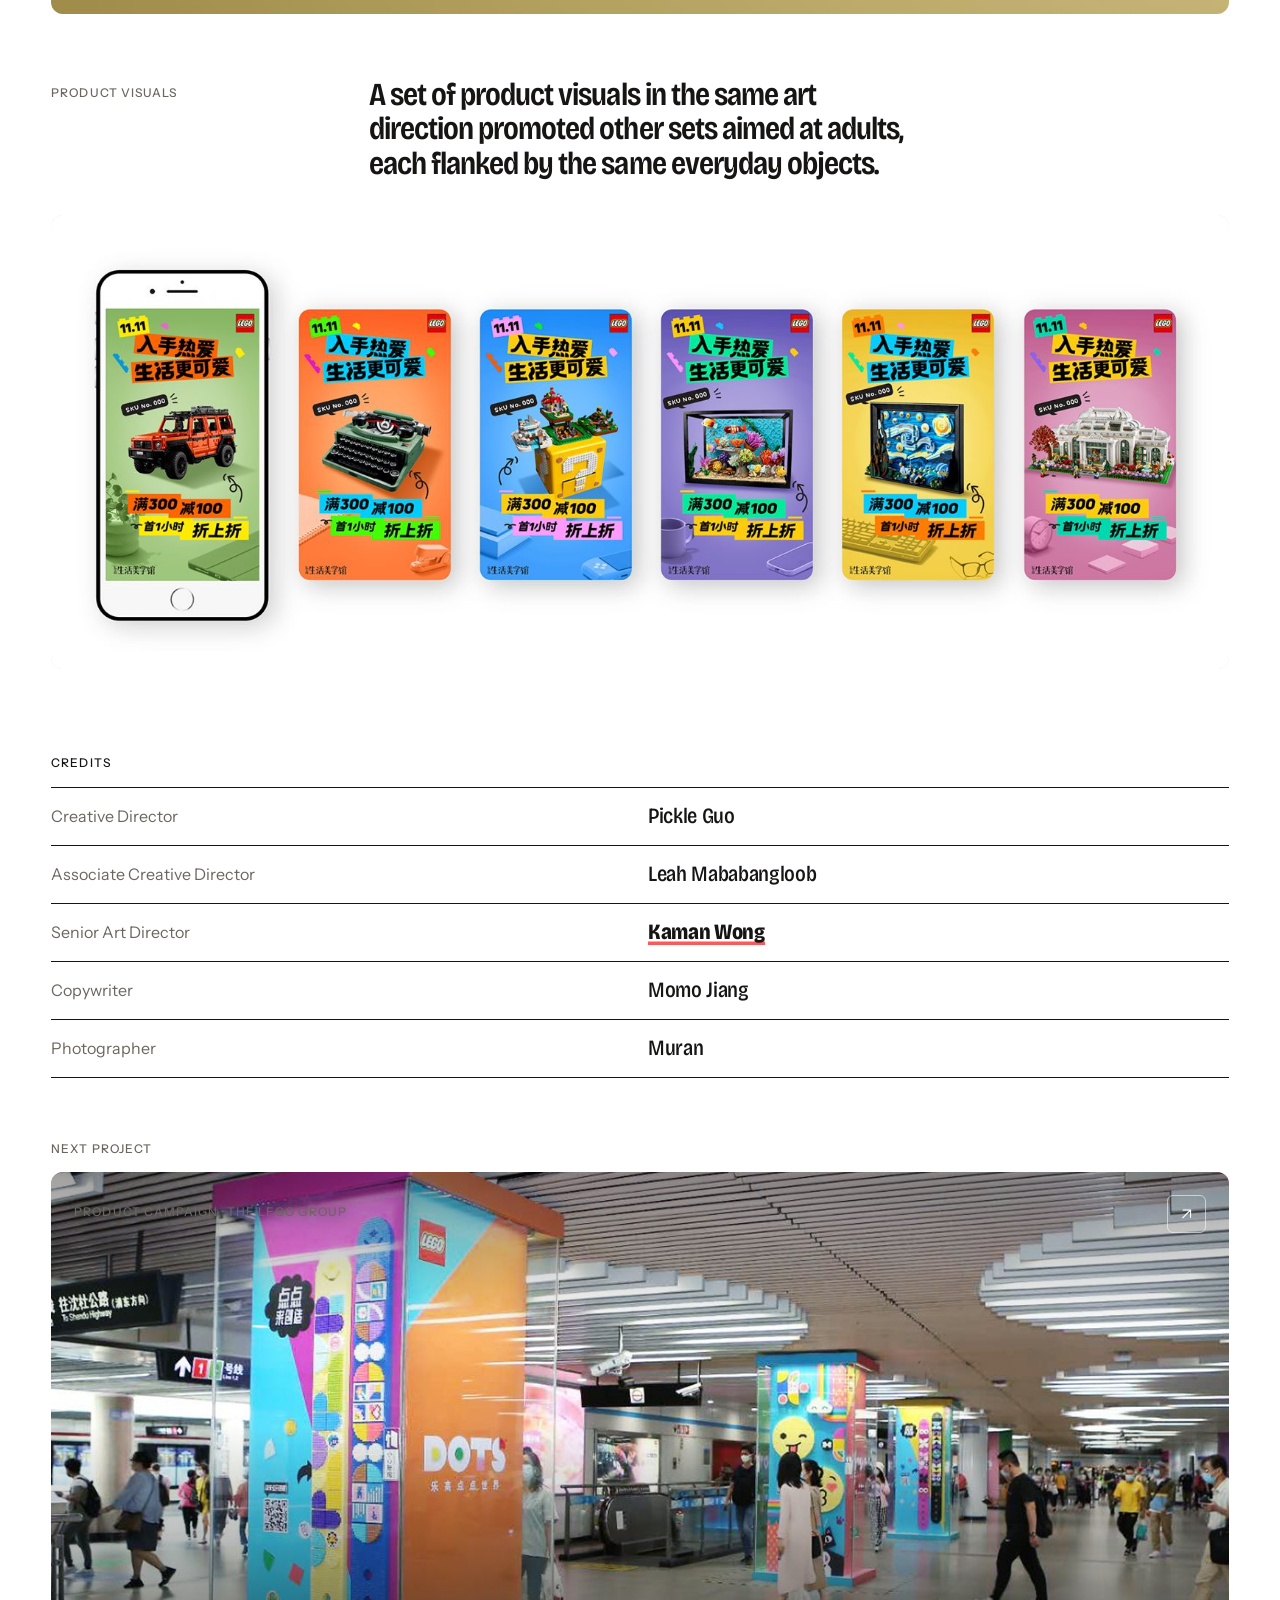
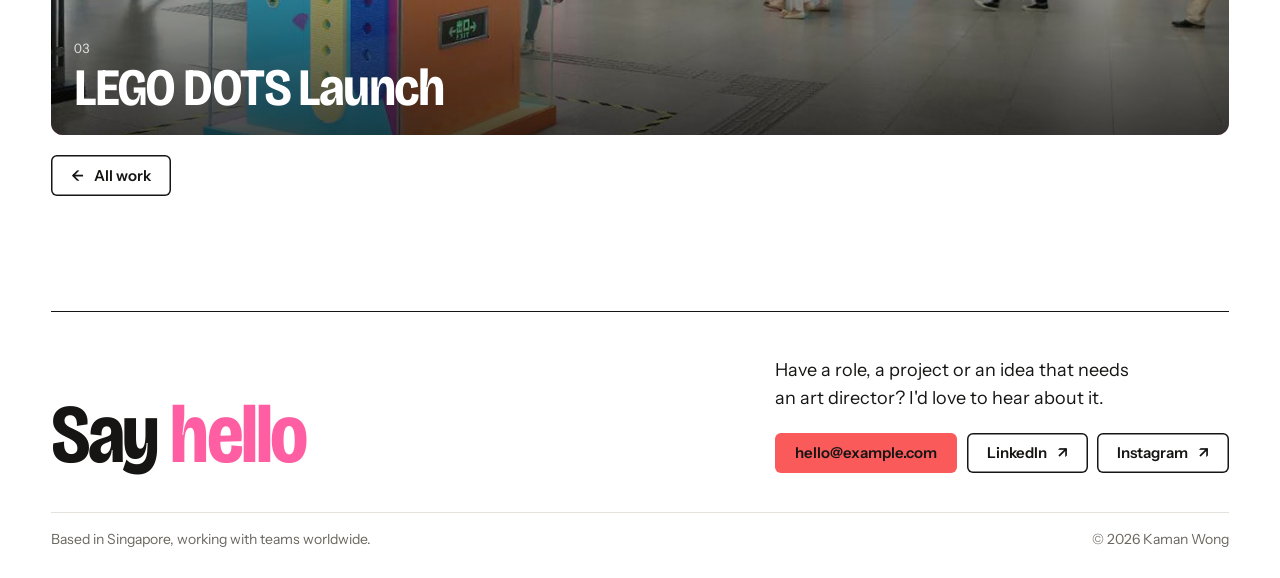
<file: indulge-in-your-passions.html>
<!DOCTYPE html>
<html lang="en">
<head>
<meta charset="utf-8">
<meta name="viewport" content="width=device-width, initial-scale=1">
<title>Indulge in Your Passions — Kaman Wong</title>
<meta name="description" content="The 2024 Double 11 campaign for the LEGO flagship store on Tmall: three key visuals and a set of product visuals for adult builders.">
<link rel="preconnect" href="https://fonts.googleapis.com">
<link rel="preconnect" href="https://fonts.gstatic.com" crossorigin>
<link href="https://fonts.googleapis.com/css2?family=Bricolage+Grotesque:opsz,wdth,wght@12..96,75..100,400..800&family=Instrument+Sans:wght@400;500;600&display=swap" rel="stylesheet">
<link rel="stylesheet" href="css/style.css">
<script>(function(d){d.className="js";var c=[["#fa5a5a","#ff8080"],["#ff7a2f","#ff9a57"],["#2d4bd8","#8fa3ff"],["#ff5fa2","#ff8dbd"],["#7b4dd6","#b596ff"],["#19a85b","#55e096"],["#25a7d9","#6fd0f5"]],p=c[Math.floor(Math.random()*c.length)];d.style.setProperty("--hue",p[0]);d.style.setProperty("--hue-light",p[1])})(document.documentElement)</script>
</head>
<body>
<a class="skip" href="#story">Skip to the project</a>

<header class="site-header on-image">
  <a class="wordmark" href="index.html">Kaman Wong</a>
  <nav class="site-nav" aria-label="Main">
    <a href="work.html" aria-current="page">Work</a>
    <a href="about.html">About</a>
    <a href="contact.html">Contact</a>
  </nav>
</header>

<main class="project" style="--accent:#ff7a2f">
  <section class="p-hero">
    <img src="img/indulge.jpg" alt="Three phones showing the campaign key visuals" style="object-position:50% 50%">
    <div class="p-hero-text">
      <p class="label">E-commerce campaign · The LEGO Group</p>
      <h1>Indulge in Your <span class="hue">Passions</span></h1>
    </div>
  </section>

  <dl class="p-facts">
    <div><dt class="label">Client</dt><dd>The LEGO Group, Tmall flagship store</dd></div>
    <div><dt class="label">Role</dt><dd>Senior Art Director</dd></div>
    <div><dt class="label">Scope</dt><dd>Key visuals, product visuals</dd></div>
    <div><dt class="label">Year</dt><dd>2024</dd></div>
  </dl>

  <section class="p-story" id="story">
    <div class="p-row">
      <h2 class="label">The brief</h2>
      <p class="p-lead">The 2024 Double 11 campaign for the LEGO flagship store on Tmall, aimed at adults who want to make time for LEGO building despite the grind of everyday life.</p>
    </div>
    <div class="p-row">
      <h2 class="label">The idea</h2>
      <p class="p-lead">Three key visuals, each showing a different adult and the small moment of enjoyment they find in a busy day.</p>
    </div>
    <div class="p-imgs three" style="--ar:1080 / 1920">
      <figure><img data-zoom src="img/indulge-in-your-passions/m1-0.jpg" alt="Key visual in green: hands holding a LEGO Mona Lisa among office objects" loading="lazy" width="1080" height="1920"></figure>
      <figure><img data-zoom src="img/indulge-in-your-passions/m1-1.jpg" alt="Key visual in orange: hands building a LEGO castle among student objects" loading="lazy" width="1080" height="1920"></figure>
      <figure><img data-zoom src="img/indulge-in-your-passions/m1-2.jpg" alt="Key visual in blue: hands holding a yellow LEGO sports car among gym and work objects" loading="lazy" width="1080" height="1920"></figure>
    </div>
    <div class="p-row">
      <h2 class="label">The details</h2>
      <p class="p-lead">A young professional working overtime, a university student busy with school, and a young man balancing work with his other interests.</p>
    </div>
    <div class="p-row p-text">
      <span></span>
      <p>Familiar objects such as coffee cups, stationery, headphones, instant noodles and exercise equipment bring each character's daily life into the picture. In the first visual, a young working woman is surrounded by the signs of a long day at her desk: coffee, stationery, an alarm set for 8am and notes reminding her to work overtime. At the centre is the LEGO Art Mona Lisa, the thing she builds for herself.</p>
    </div>
    <div class="p-row p-text">
      <span></span>
      <p>The everyday objects are treated in a single colour so the LEGO sets stand out at the centre. The contrast shows how building can bring colour and a little wonder into a repetitive day.</p>
    </div>
    <div class="p-imgs full" style="--ar:1600 / 1067">
      <figure><img data-zoom src="img/indulge-in-your-passions/m2-0.jpg" alt="The three key visuals shown on phones against a gold background" loading="lazy" width="1600" height="1067"></figure>
    </div>
    <div class="p-row">
      <h2 class="label">Product visuals</h2>
      <p class="p-lead">A set of product visuals in the same art direction promoted other sets aimed at adults, each flanked by the same everyday objects.</p>
    </div>
    <div class="p-imgs full plain" style="--ar:1600 / 618">
      <figure><img data-zoom src="img/indulge-in-your-passions/m4-0.jpg" alt="Six product visuals in different colours, each showing a LEGO set with a discount offer" loading="lazy" width="1600" height="618"></figure>
    </div>
  </section>

  <section class="p-credits" aria-labelledby="credits-title">
    <h2 class="label" id="credits-title">Credits</h2>
    <dl>
      <div><dt>Creative Director</dt><dd>Pickle Guo</dd></div>
      <div><dt>Associate Creative Director</dt><dd>Leah Mababangloob</dd></div>
      <div><dt>Senior Art Director</dt><dd><mark class="me">Kaman Wong</mark></dd></div>
      <div><dt>Copywriter</dt><dd>Momo Jiang</dd></div>
      <div><dt>Photographer</dt><dd>Muran</dd></div>
    </dl>
  </section>

  <section class="p-next">
    <p class="label">Next project</p>
    <a class="tile w12" href="lego-dots-launch.html" style="--accent:#ff5fa2">
      <img src="img/dots.jpg" alt="" loading="lazy" style="object-position:30% 50%">
      <span class="tile-top"><span class="label">Product campaign · The LEGO Group</span><span class="tile-go" aria-hidden="true">↗</span></span>
      <span class="tile-foot"><span class="num">03</span><h3>LEGO DOTS Launch</h3></span>
    </a>
    <a class="btn line" href="work.html"><span aria-hidden="true">←</span> All work</a>
  </section>
</main>

<footer class="site-footer" id="contact">
  <div class="contact">
    <h2>Say <span class="hue">hello</span></h2>
    <div>
      <p class="lede">Have a role, a project or an idea that needs an art director? I'd love to hear about it.</p>
      <ul class="contact-links">
        <li><a class="btn" href="mailto:hello@example.com">hello@example.com</a></li>
        <li><a class="btn line" href="https://www.linkedin.com/in/kaman-wong-60352458/">LinkedIn <span aria-hidden="true">↗</span></a></li>
        <li><a class="btn line" href="#contact">Instagram <span aria-hidden="true">↗</span></a></li>
      </ul>
    </div>
  </div>
  <div class="colophon">
    <span>Based in Singapore, working with teams worldwide.</span>
    <span>© 2026 Kaman Wong</span>
  </div>
</footer>
<script src="js/main.js"></script>
</body>
</html>
</file>
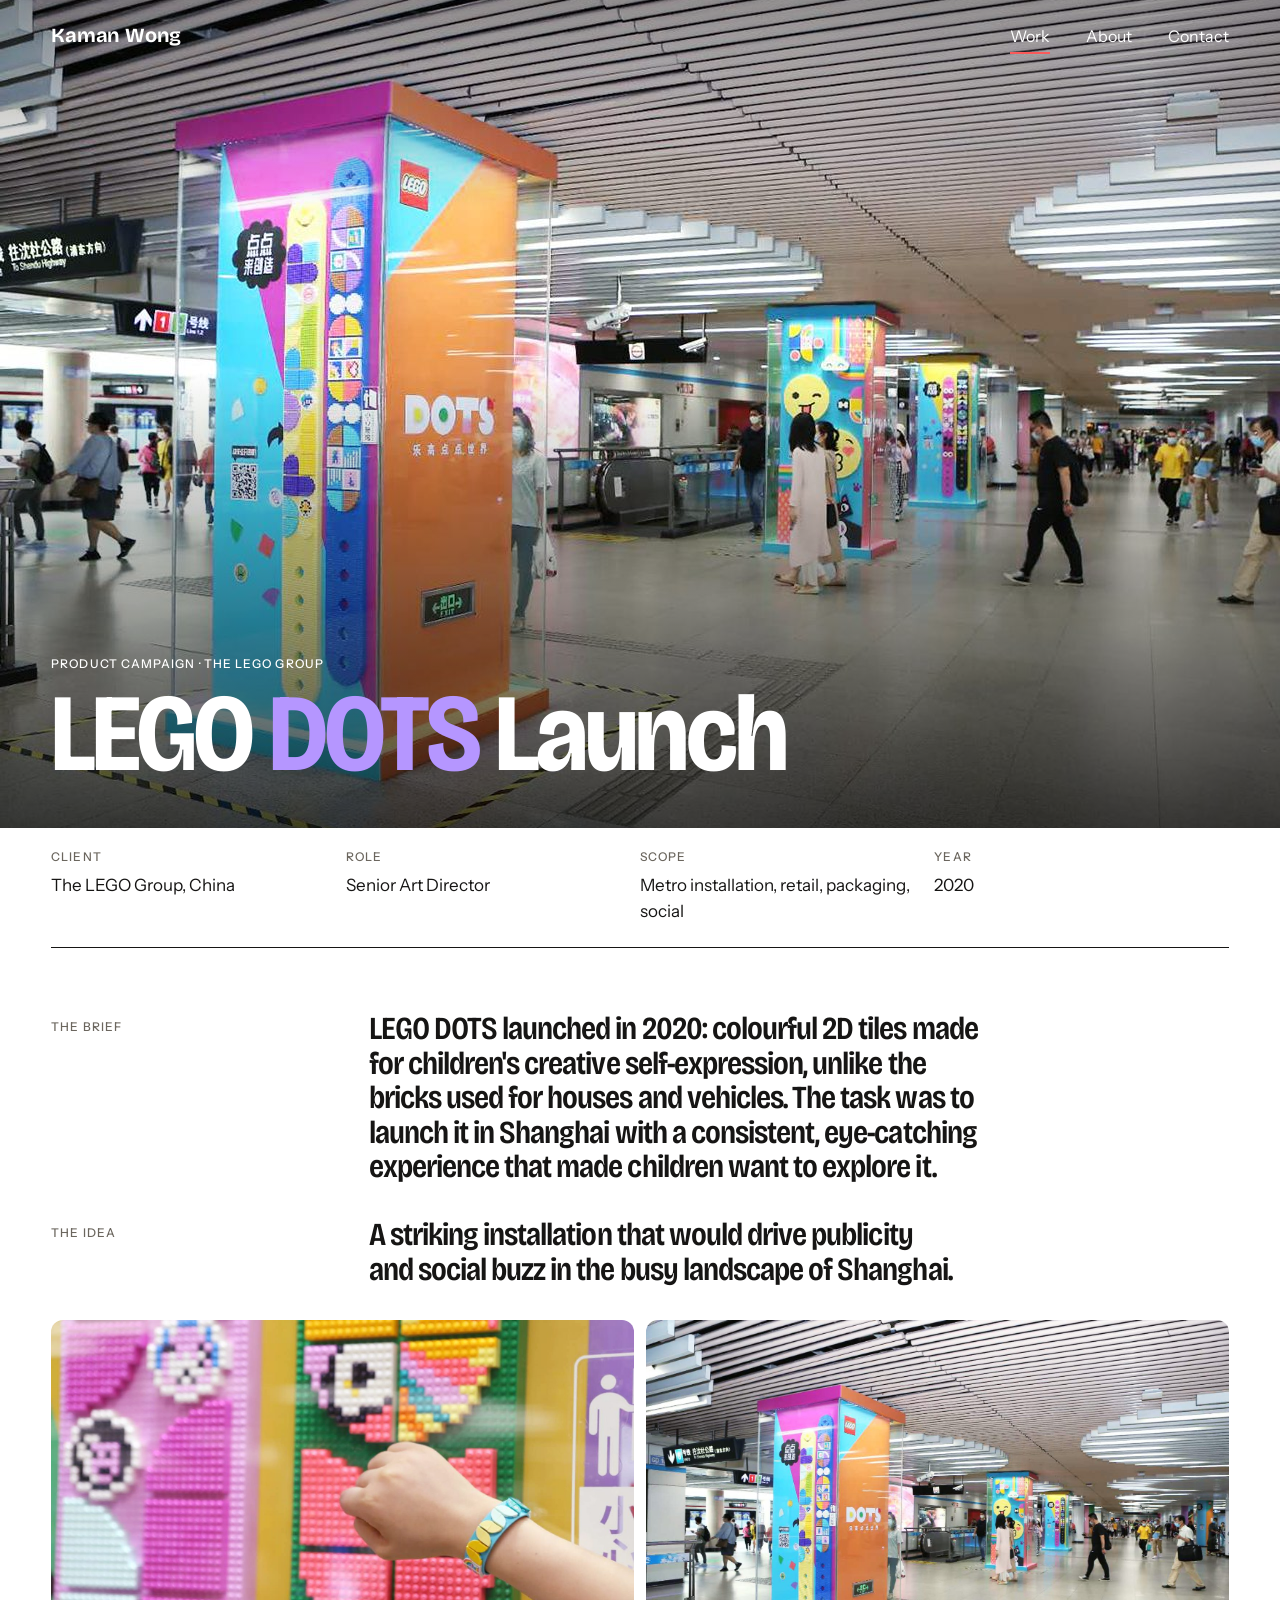
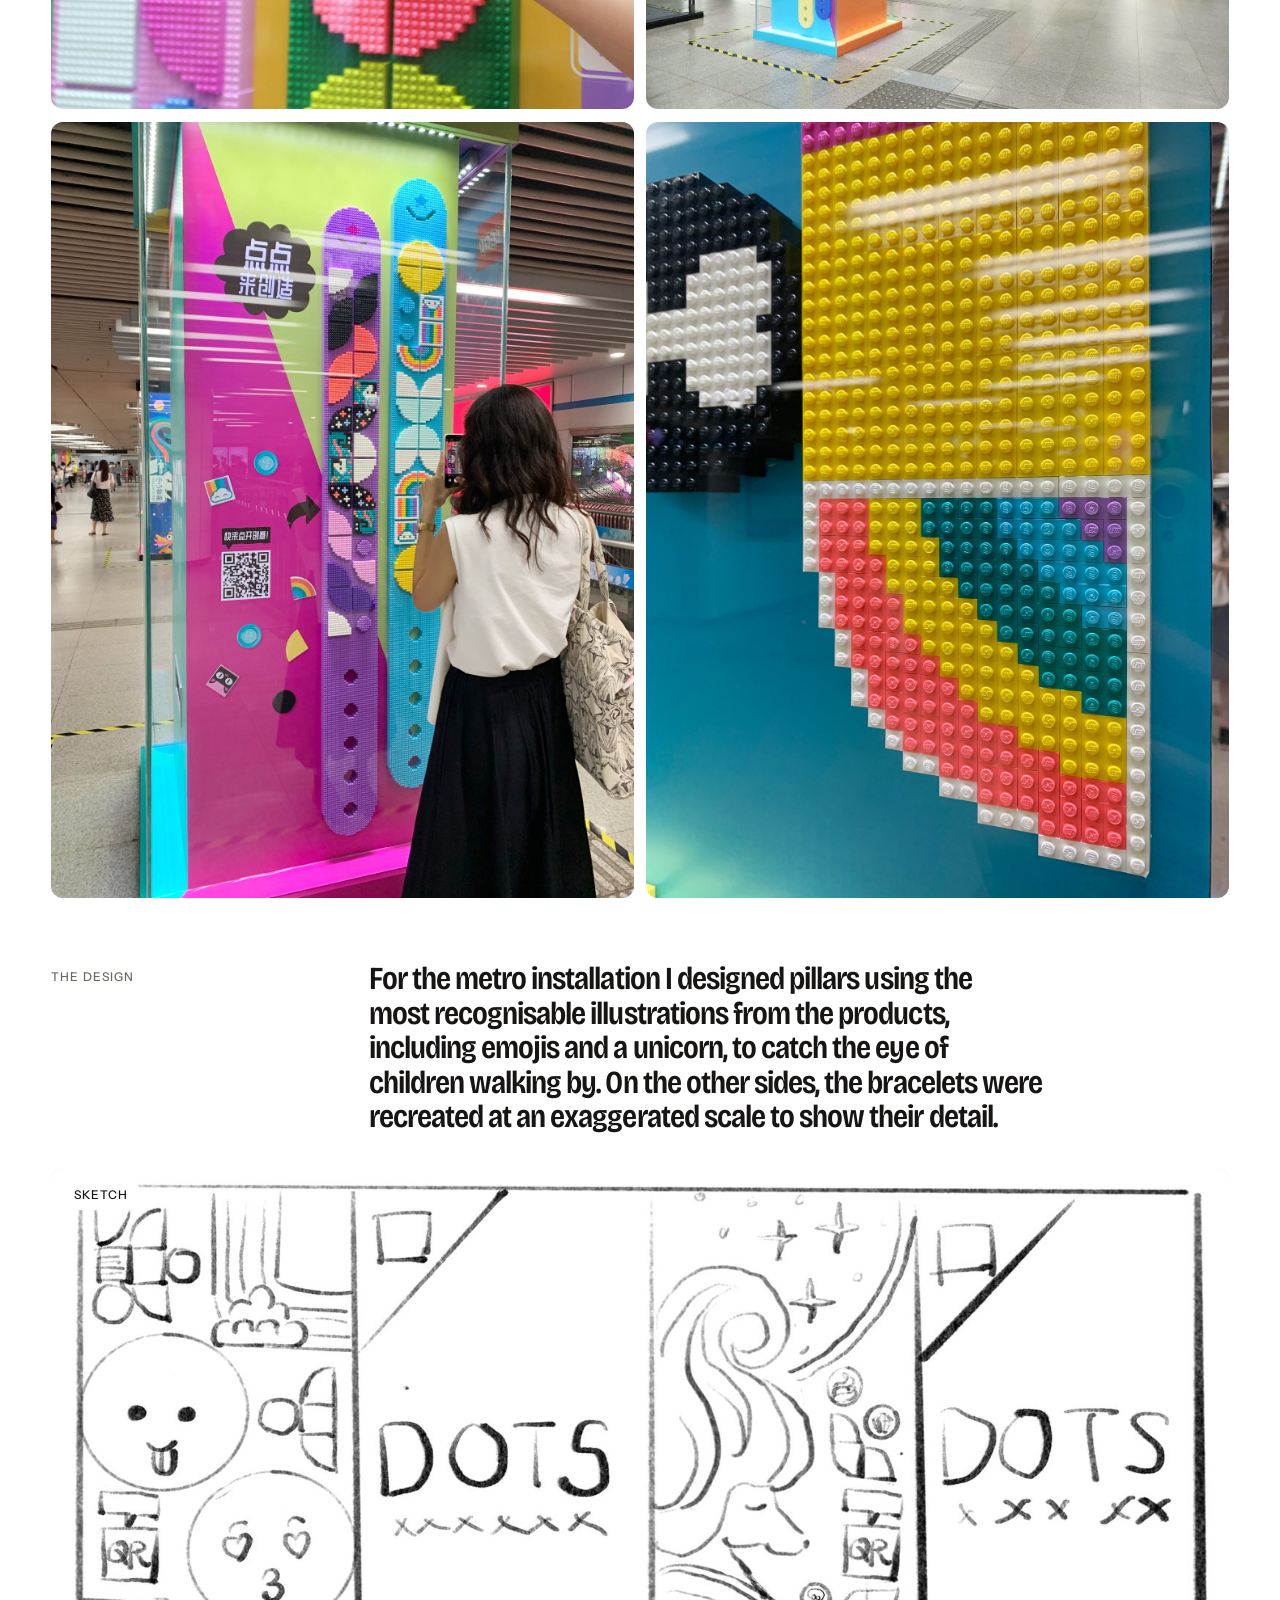
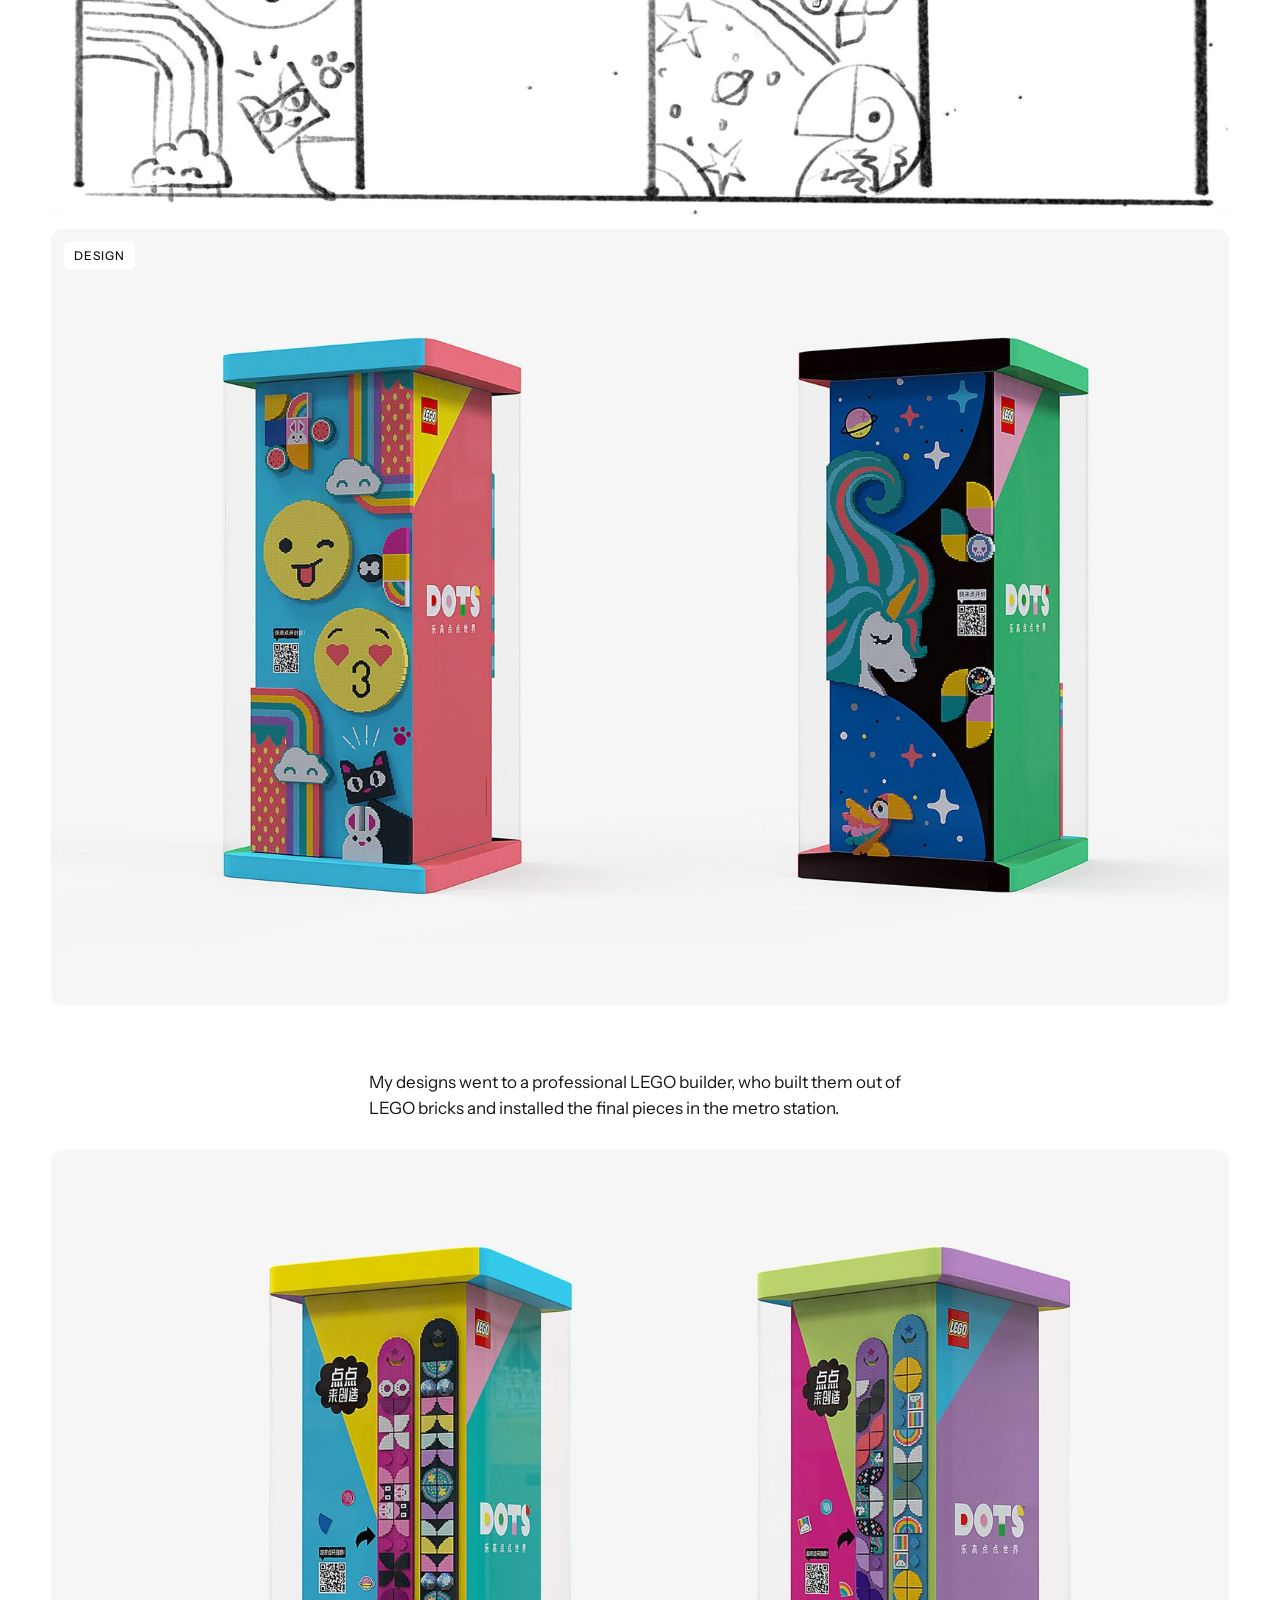
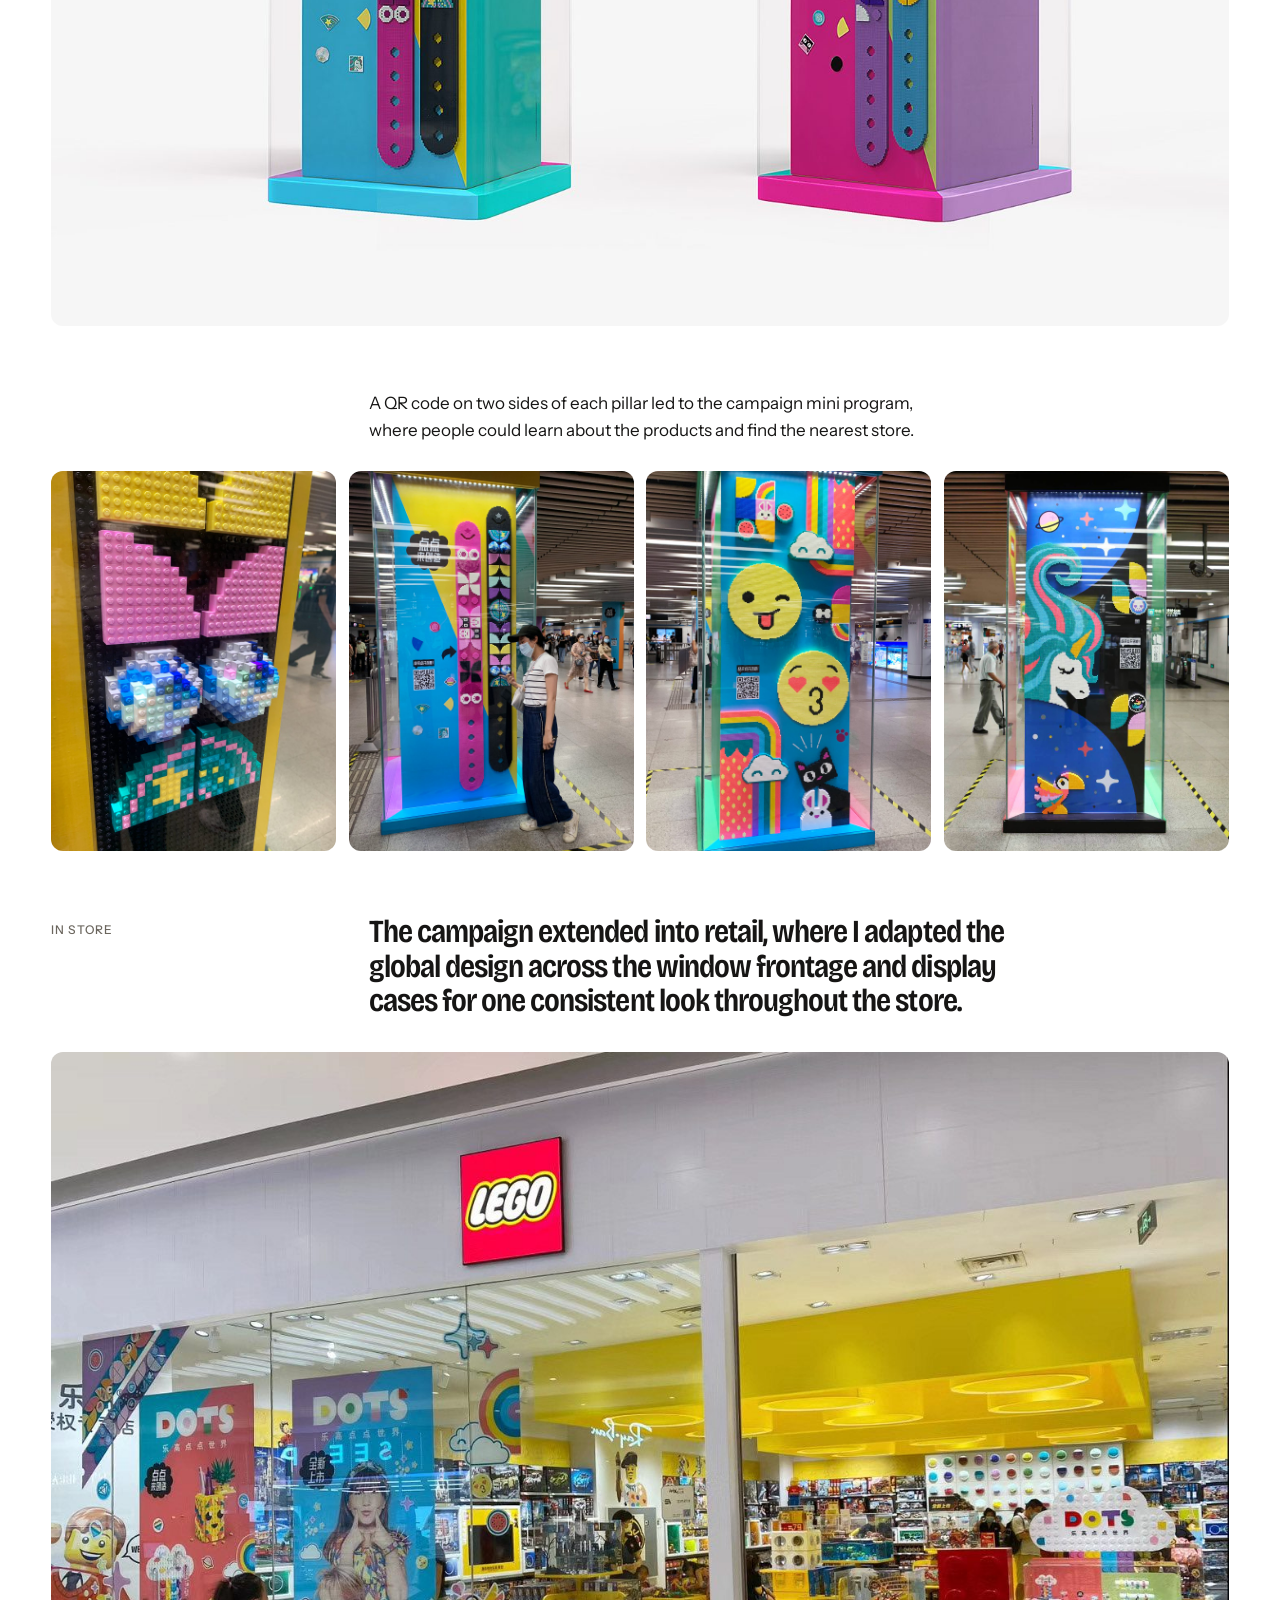
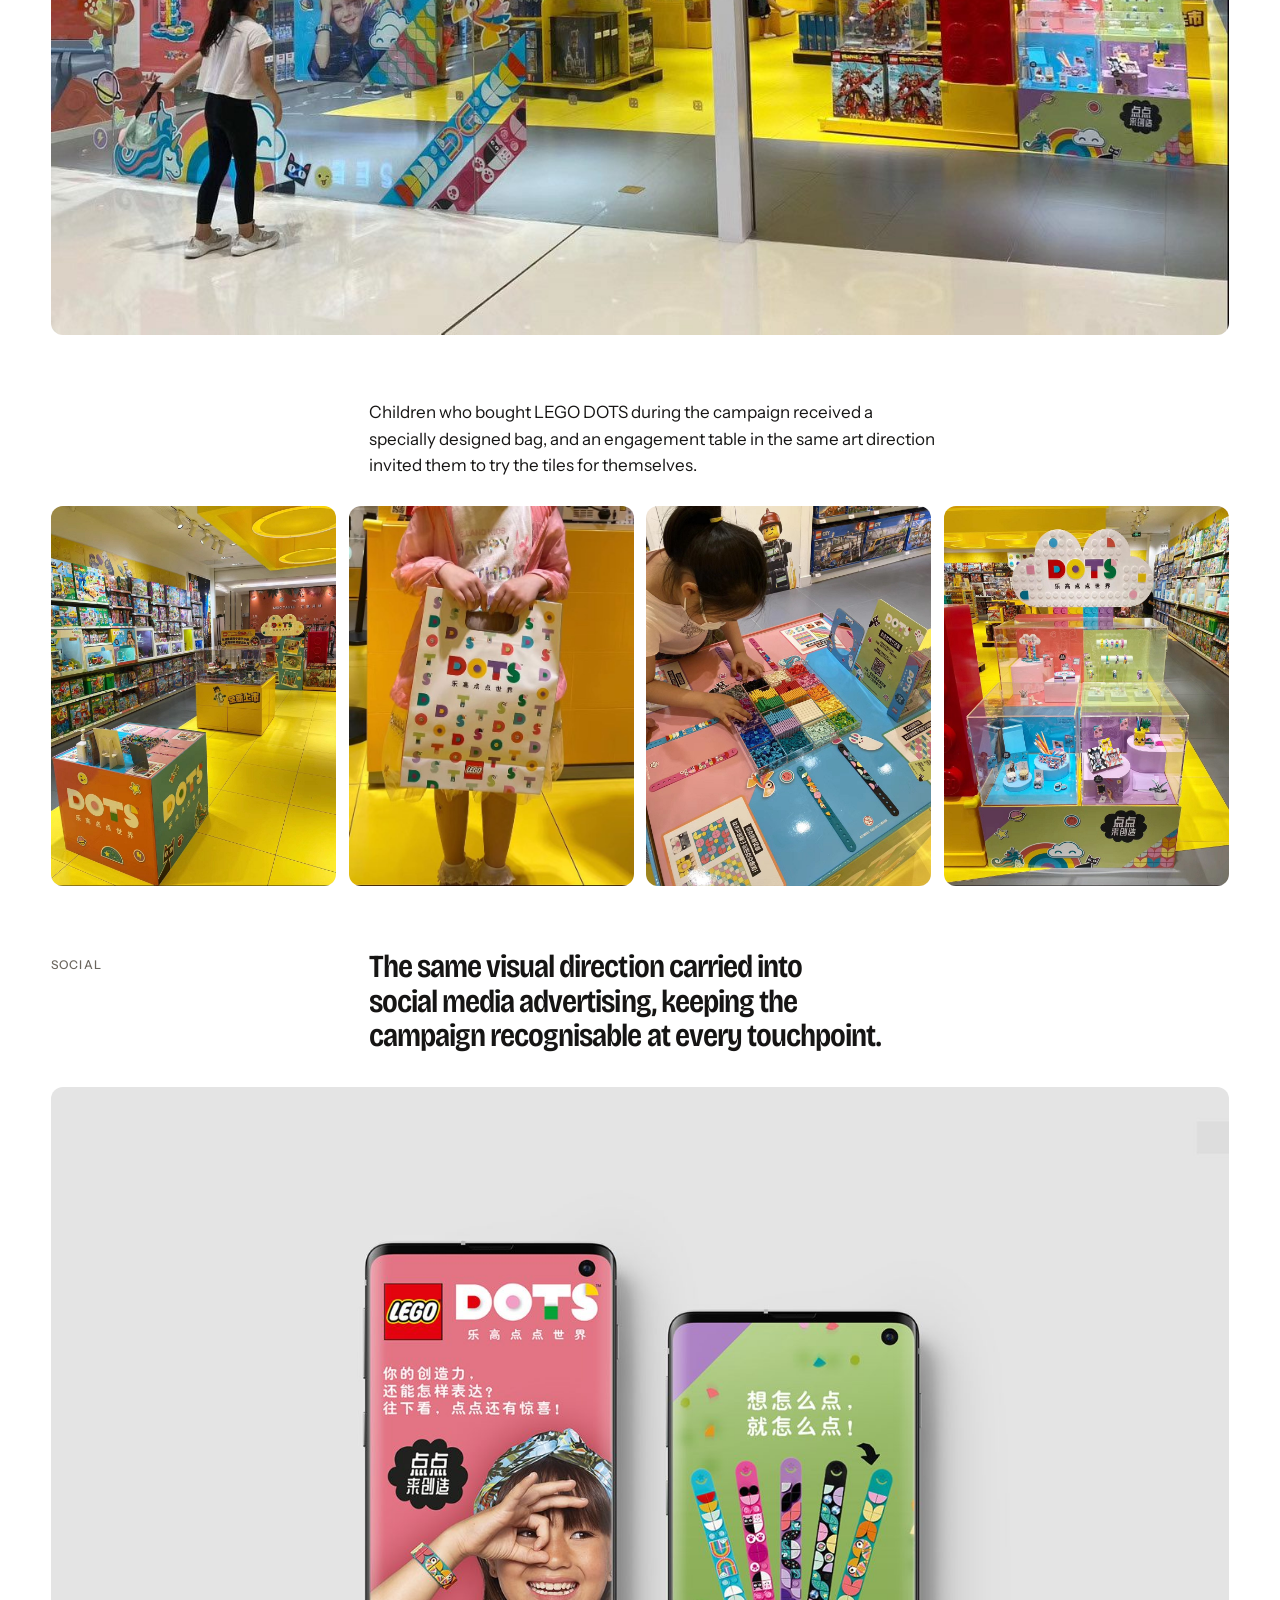
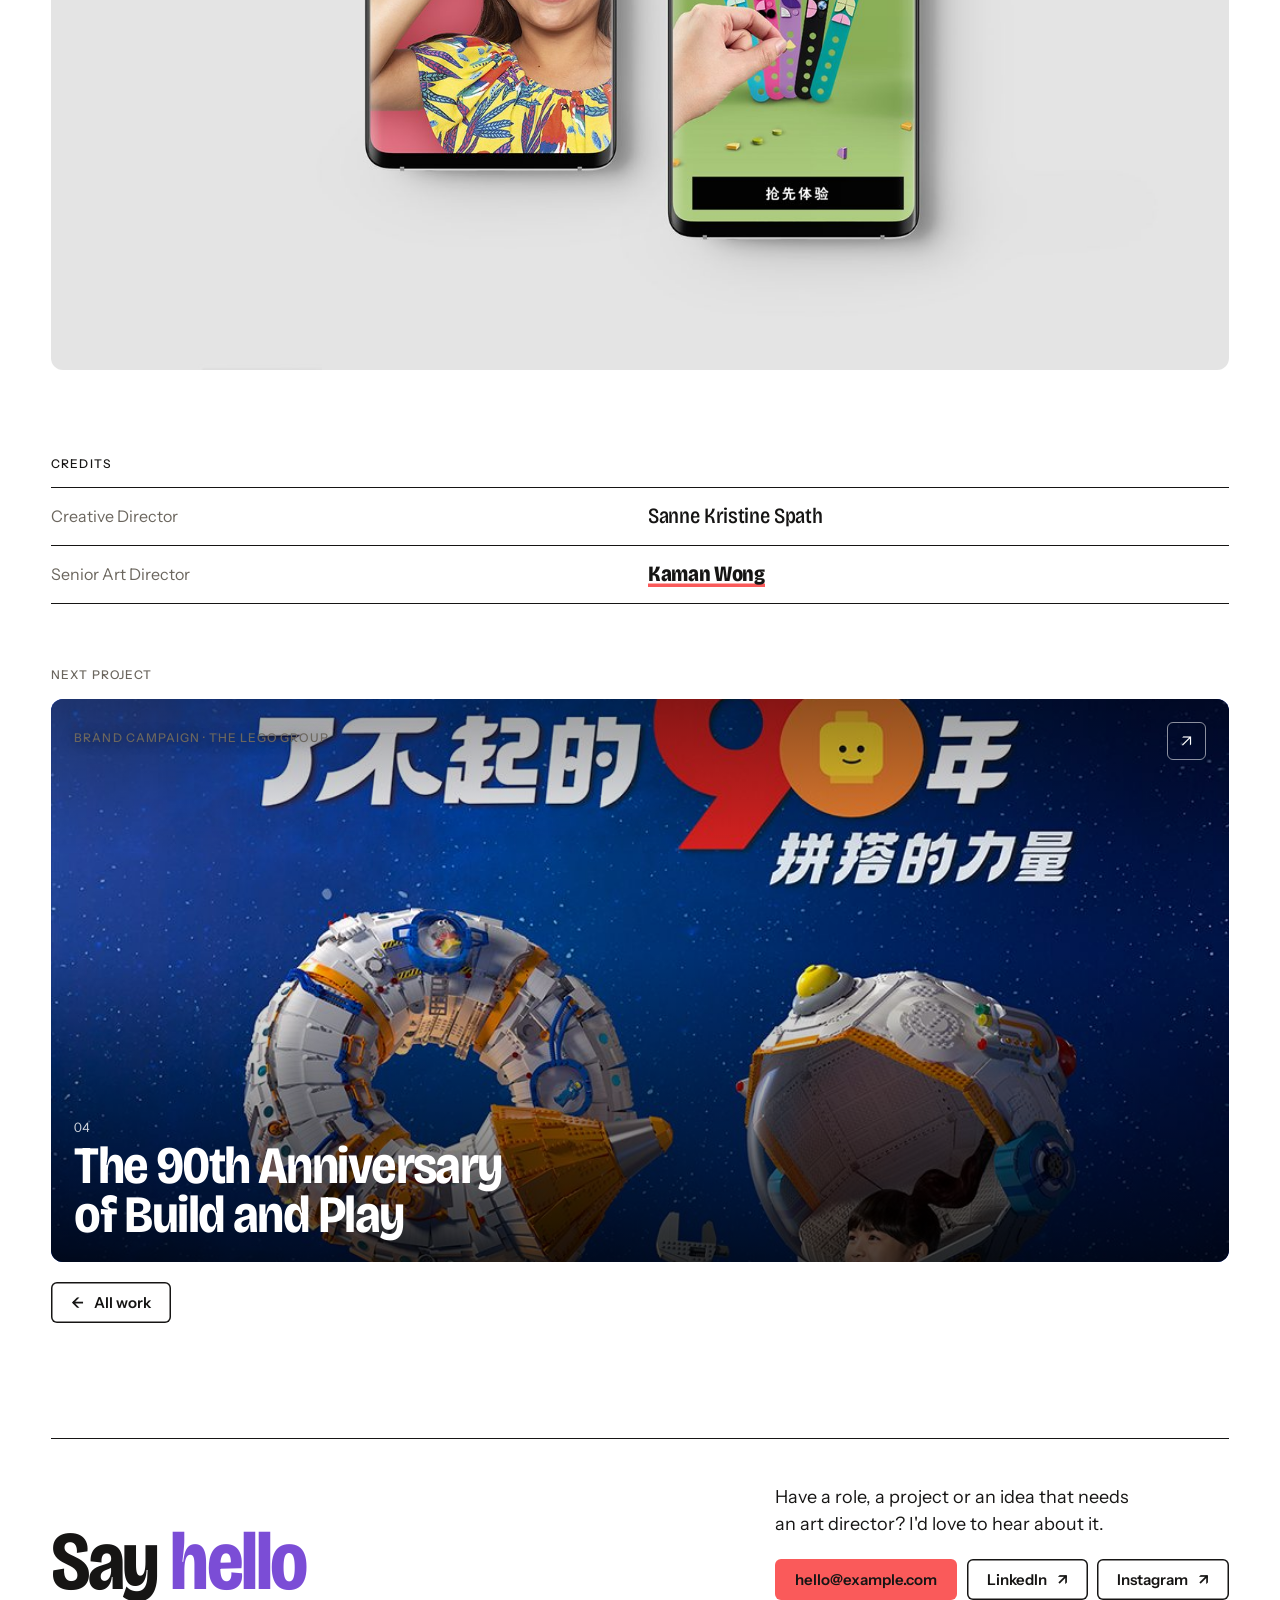
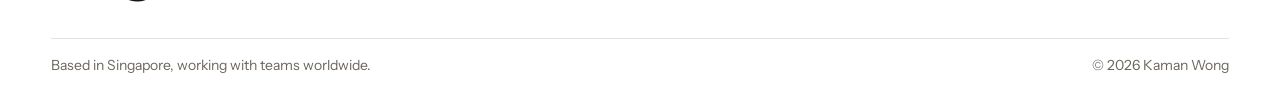
<file: lego-dots-launch.html>
<!DOCTYPE html>
<html lang="en">
<head>
<meta charset="utf-8">
<meta name="viewport" content="width=device-width, initial-scale=1">
<title>LEGO DOTS Launch — Kaman Wong</title>
<meta name="description" content="The Shanghai launch of LEGO DOTS: a metro installation built from LEGO bricks, carried into retail, packaging and social.">
<link rel="preconnect" href="https://fonts.googleapis.com">
<link rel="preconnect" href="https://fonts.gstatic.com" crossorigin>
<link href="https://fonts.googleapis.com/css2?family=Bricolage+Grotesque:opsz,wdth,wght@12..96,75..100,400..800&family=Instrument+Sans:wght@400;500;600&display=swap" rel="stylesheet">
<link rel="stylesheet" href="css/style.css">
<script>(function(d){d.className="js";var c=[["#fa5a5a","#ff8080"],["#ff7a2f","#ff9a57"],["#2d4bd8","#8fa3ff"],["#ff5fa2","#ff8dbd"],["#7b4dd6","#b596ff"],["#19a85b","#55e096"],["#25a7d9","#6fd0f5"]],p=c[Math.floor(Math.random()*c.length)];d.style.setProperty("--hue",p[0]);d.style.setProperty("--hue-light",p[1])})(document.documentElement)</script>
</head>
<body>
<a class="skip" href="#story">Skip to the project</a>

<header class="site-header on-image">
  <a class="wordmark" href="index.html">Kaman Wong</a>
  <nav class="site-nav" aria-label="Main">
    <a href="work.html" aria-current="page">Work</a>
    <a href="about.html">About</a>
    <a href="contact.html">Contact</a>
  </nav>
</header>

<main class="project" style="--accent:#ff5fa2">
  <section class="p-hero">
    <img src="img/dots.jpg" alt="LEGO DOTS pillars in a Shanghai metro station" style="object-position:30% 50%">
    <div class="p-hero-text">
      <p class="label">Product campaign · The LEGO Group</p>
      <h1>LEGO <span class="hue">DOTS</span> Launch</h1>
    </div>
  </section>

  <dl class="p-facts">
    <div><dt class="label">Client</dt><dd>The LEGO Group, China</dd></div>
    <div><dt class="label">Role</dt><dd>Senior Art Director</dd></div>
    <div><dt class="label">Scope</dt><dd>Metro installation, retail, packaging, social</dd></div>
    <div><dt class="label">Year</dt><dd>2020</dd></div>
  </dl>

  <section class="p-story" id="story">
    <div class="p-row">
      <h2 class="label">The brief</h2>
      <p class="p-lead">LEGO DOTS launched in 2020: colourful 2D tiles made for children's creative self-expression, unlike the bricks used for houses and vehicles. The task was to launch it in Shanghai with a consistent, eye-catching experience that made children want to explore it.</p>
    </div>
    <div class="p-row">
      <h2 class="label">The idea</h2>
      <p class="p-lead">A striking installation that would drive publicity and social buzz in the busy landscape of Shanghai.</p>
    </div>
    <div class="p-imgs two" style="--ar:1600 / 1067">
      <figure><img data-zoom src="img/lego-dots-launch/m1-0.jpg" alt="Close-up of a child&#x27;s wrist wearing a DOTS bracelet in front of a pillar built from LEGO tiles" loading="lazy" width="1600" height="1067"></figure>
      <figure><img data-zoom src="img/lego-dots-launch/m1-1.jpg" alt="The pillars standing in a metro station concourse" loading="lazy" width="1600" height="1067"></figure>
    </div>
    <div class="p-imgs two" style="--ar:1440 / 1920">
      <figure><img data-zoom src="img/lego-dots-launch/m3-0.jpg" alt="A woman photographing a pink pillar showing oversized bracelets" loading="lazy" width="1440" height="1920"></figure>
      <figure><img data-zoom src="img/lego-dots-launch/m3-1.jpg" alt="Close-up of a rainbow built from LEGO tiles" loading="lazy" width="1440" height="1920"></figure>
    </div>
    <div class="p-row">
      <h2 class="label">The design</h2>
      <p class="p-lead">For the metro installation I designed pillars using the most recognisable illustrations from the products, including emojis and a unicorn, to catch the eye of children walking by. On the other sides, the bracelets were recreated at an exaggerated scale to show their detail.</p>
    </div>
    <div class="p-imgs full plain" style="--ar:1600 / 880">
      <figure><img data-zoom src="img/lego-dots-launch/m6-0.jpg" alt="Pencil sketches of the pillar faces" loading="lazy" width="1600" height="880"><figcaption class="label">Sketch</figcaption></figure>
    </div>
    <div class="p-imgs full" style="--ar:1600 / 1055">
      <figure><img data-zoom src="img/lego-dots-launch/m7-0.jpg" alt="Two rendered pillars showing the emoji and unicorn faces" loading="lazy" width="1600" height="1055"><figcaption class="label">Design</figcaption></figure>
    </div>
    <div class="p-row p-text">
      <span></span>
      <p>My designs went to a professional LEGO builder, who built them out of LEGO bricks and installed the final pieces in the metro station.</p>
    </div>
    <div class="p-imgs full" style="--ar:1600 / 1055">
      <figure><img data-zoom src="img/lego-dots-launch/m9-0.jpg" alt="Two rendered pillars showing the bracelet faces" loading="lazy" width="1600" height="1055"></figure>
    </div>
    <div class="p-row p-text">
      <span></span>
      <p>A QR code on two sides of each pillar led to the campaign mini program, where people could learn about the products and find the nearest store.</p>
    </div>
    <div class="p-imgs four" style="--ar:1200 / 1600">
      <figure><img data-zoom src="img/lego-dots-launch/m11-0.jpg" alt="Close-up of bows, sunglasses and a rainbow built from LEGO tiles" loading="lazy" width="1200" height="1600"></figure>
      <figure><img data-zoom src="img/lego-dots-launch/m11-1.jpg" alt="A woman standing beside the bracelet pillar" loading="lazy" width="1200" height="1600"></figure>
      <figure><img data-zoom src="img/lego-dots-launch/m11-2.jpg" alt="The emoji pillar in the station" loading="lazy" width="1200" height="1600"></figure>
      <figure><img data-zoom src="img/lego-dots-launch/m11-3.jpg" alt="The unicorn pillar in the station" loading="lazy" width="1200" height="1600"></figure>
    </div>
    <div class="p-row">
      <h2 class="label">In store</h2>
      <p class="p-lead">The campaign extended into retail, where I adapted the global design across the window frontage and display cases for one consistent look throughout the store.</p>
    </div>
    <div class="p-imgs full" style="--ar:1440 / 1080">
      <figure><img data-zoom src="img/lego-dots-launch/m13-0.jpg" alt="A LEGO store front dressed with the DOTS campaign design" loading="lazy" width="1440" height="1080"></figure>
    </div>
    <div class="p-row p-text">
      <span></span>
      <p>Children who bought LEGO DOTS during the campaign received a specially designed bag, and an engagement table in the same art direction invited them to try the tiles for themselves.</p>
    </div>
    <div class="p-imgs four" style="--ar:1080 / 1440">
      <figure><img data-zoom src="img/lego-dots-launch/m15-0.jpg" alt="DOTS display cubes inside the store" loading="lazy" width="1080" height="1440"></figure>
      <figure><img data-zoom src="img/lego-dots-launch/m15-1.jpg" alt="A child holding the DOTS shopping bag" loading="lazy" width="687" height="917"></figure>
      <figure><img data-zoom src="img/lego-dots-launch/m15-2.jpg" alt="A child making a design at the engagement table" loading="lazy" width="1080" height="1440"></figure>
      <figure><img data-zoom src="img/lego-dots-launch/m15-3.jpg" alt="A DOTS product display case" loading="lazy" width="1080" height="1440"></figure>
    </div>
    <div class="p-row">
      <h2 class="label">Social</h2>
      <p class="p-lead">The same visual direction carried into social media advertising, keeping the campaign recognisable at every touchpoint.</p>
    </div>
    <div class="p-imgs full" style="--ar:1600 / 1200">
      <figure><img data-zoom src="img/lego-dots-launch/m17-0.jpg" alt="Two phones showing DOTS social media adverts" loading="lazy" width="1600" height="1200"></figure>
    </div>
  </section>

  <section class="p-credits" aria-labelledby="credits-title">
    <h2 class="label" id="credits-title">Credits</h2>
    <dl>
      <div><dt>Creative Director</dt><dd>Sanne Kristine Spath</dd></div>
      <div><dt>Senior Art Director</dt><dd><mark class="me">Kaman Wong</mark></dd></div>
    </dl>
  </section>

  <section class="p-next">
    <p class="label">Next project</p>
    <a class="tile w12" href="90th-anniversary.html" style="--accent:#2d4bd8">
      <img src="img/90th.jpg" alt="" loading="lazy" style="object-position:50% 30%">
      <span class="tile-top"><span class="label">Brand campaign · The LEGO Group</span><span class="tile-go" aria-hidden="true">↗</span></span>
      <span class="tile-foot"><span class="num">04</span><h3>The 90th Anniversary of Build and Play</h3></span>
    </a>
    <a class="btn line" href="work.html"><span aria-hidden="true">←</span> All work</a>
  </section>
</main>

<footer class="site-footer" id="contact">
  <div class="contact">
    <h2>Say <span class="hue">hello</span></h2>
    <div>
      <p class="lede">Have a role, a project or an idea that needs an art director? I'd love to hear about it.</p>
      <ul class="contact-links">
        <li><a class="btn" href="mailto:hello@example.com">hello@example.com</a></li>
        <li><a class="btn line" href="https://www.linkedin.com/in/kaman-wong-60352458/">LinkedIn <span aria-hidden="true">↗</span></a></li>
        <li><a class="btn line" href="#contact">Instagram <span aria-hidden="true">↗</span></a></li>
      </ul>
    </div>
  </div>
  <div class="colophon">
    <span>Based in Singapore, working with teams worldwide.</span>
    <span>© 2026 Kaman Wong</span>
  </div>
</footer>
<script src="js/main.js"></script>
</body>
</html>
</file>
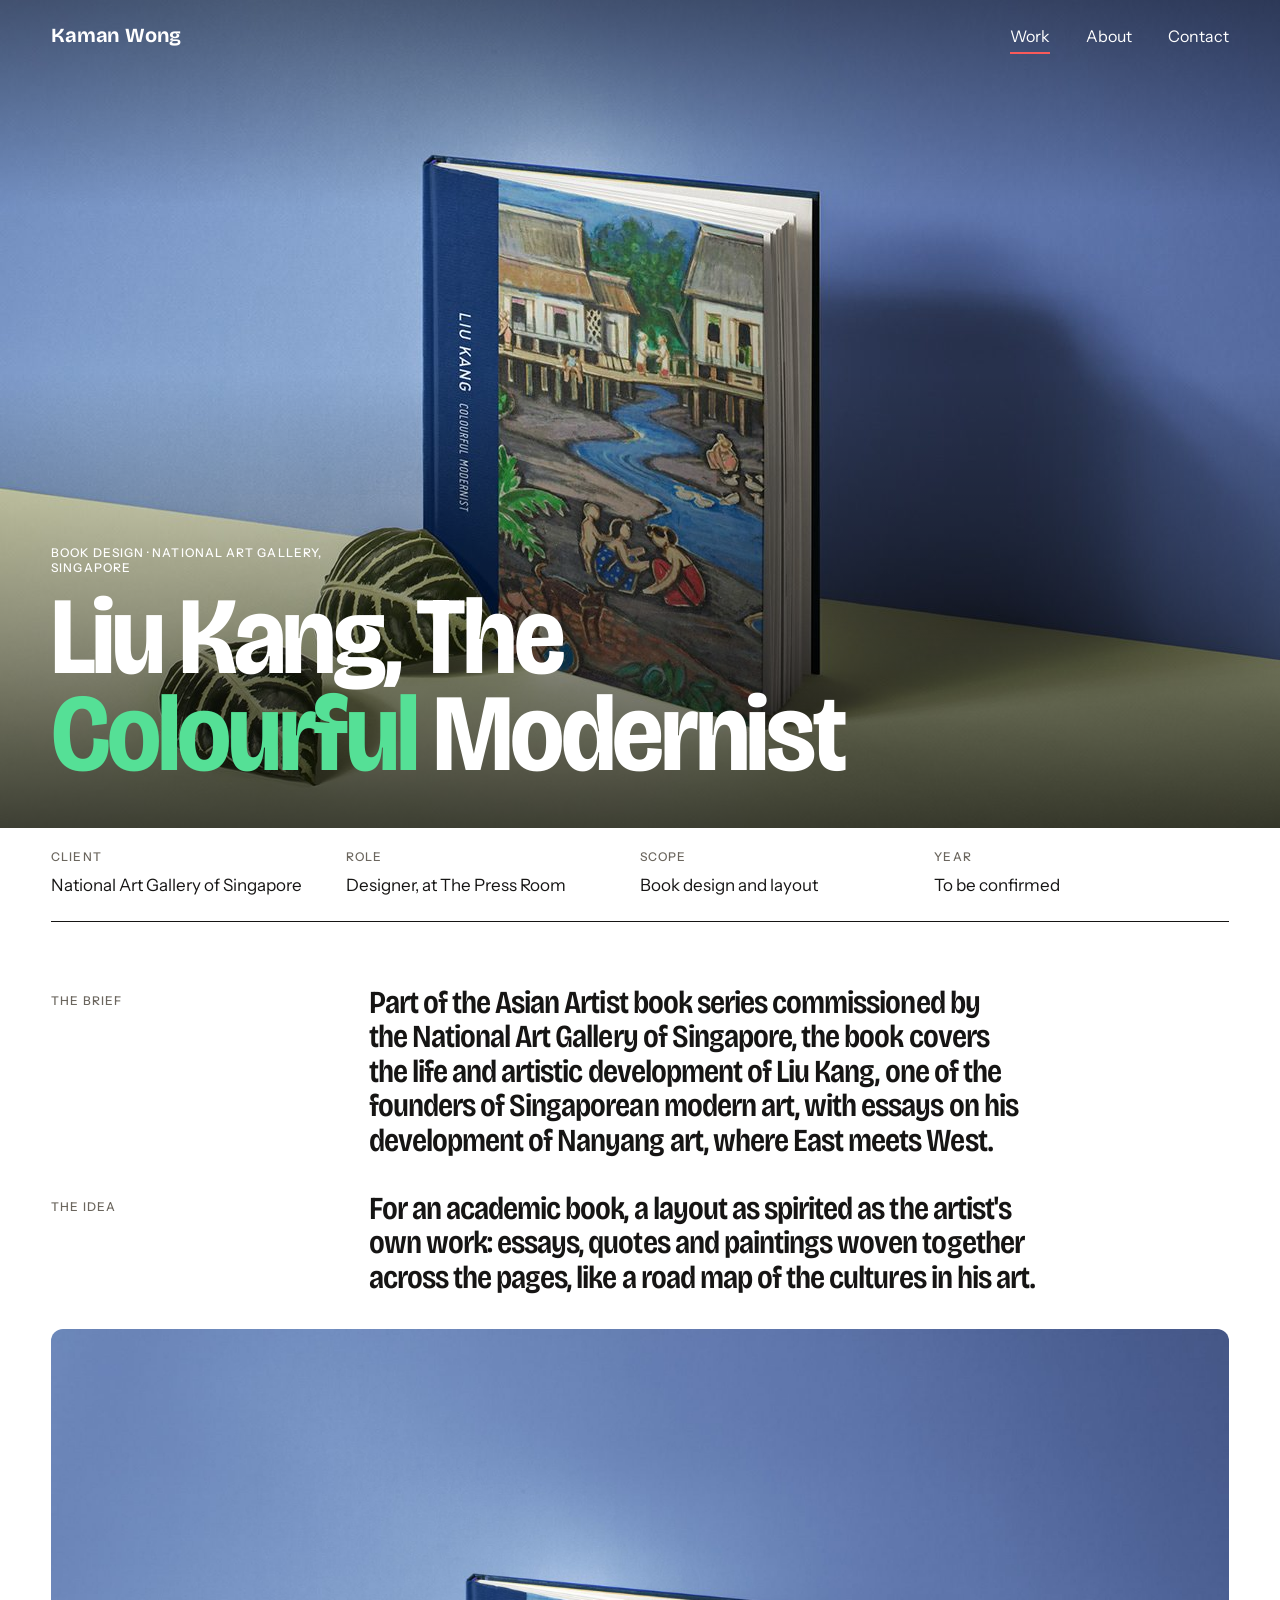
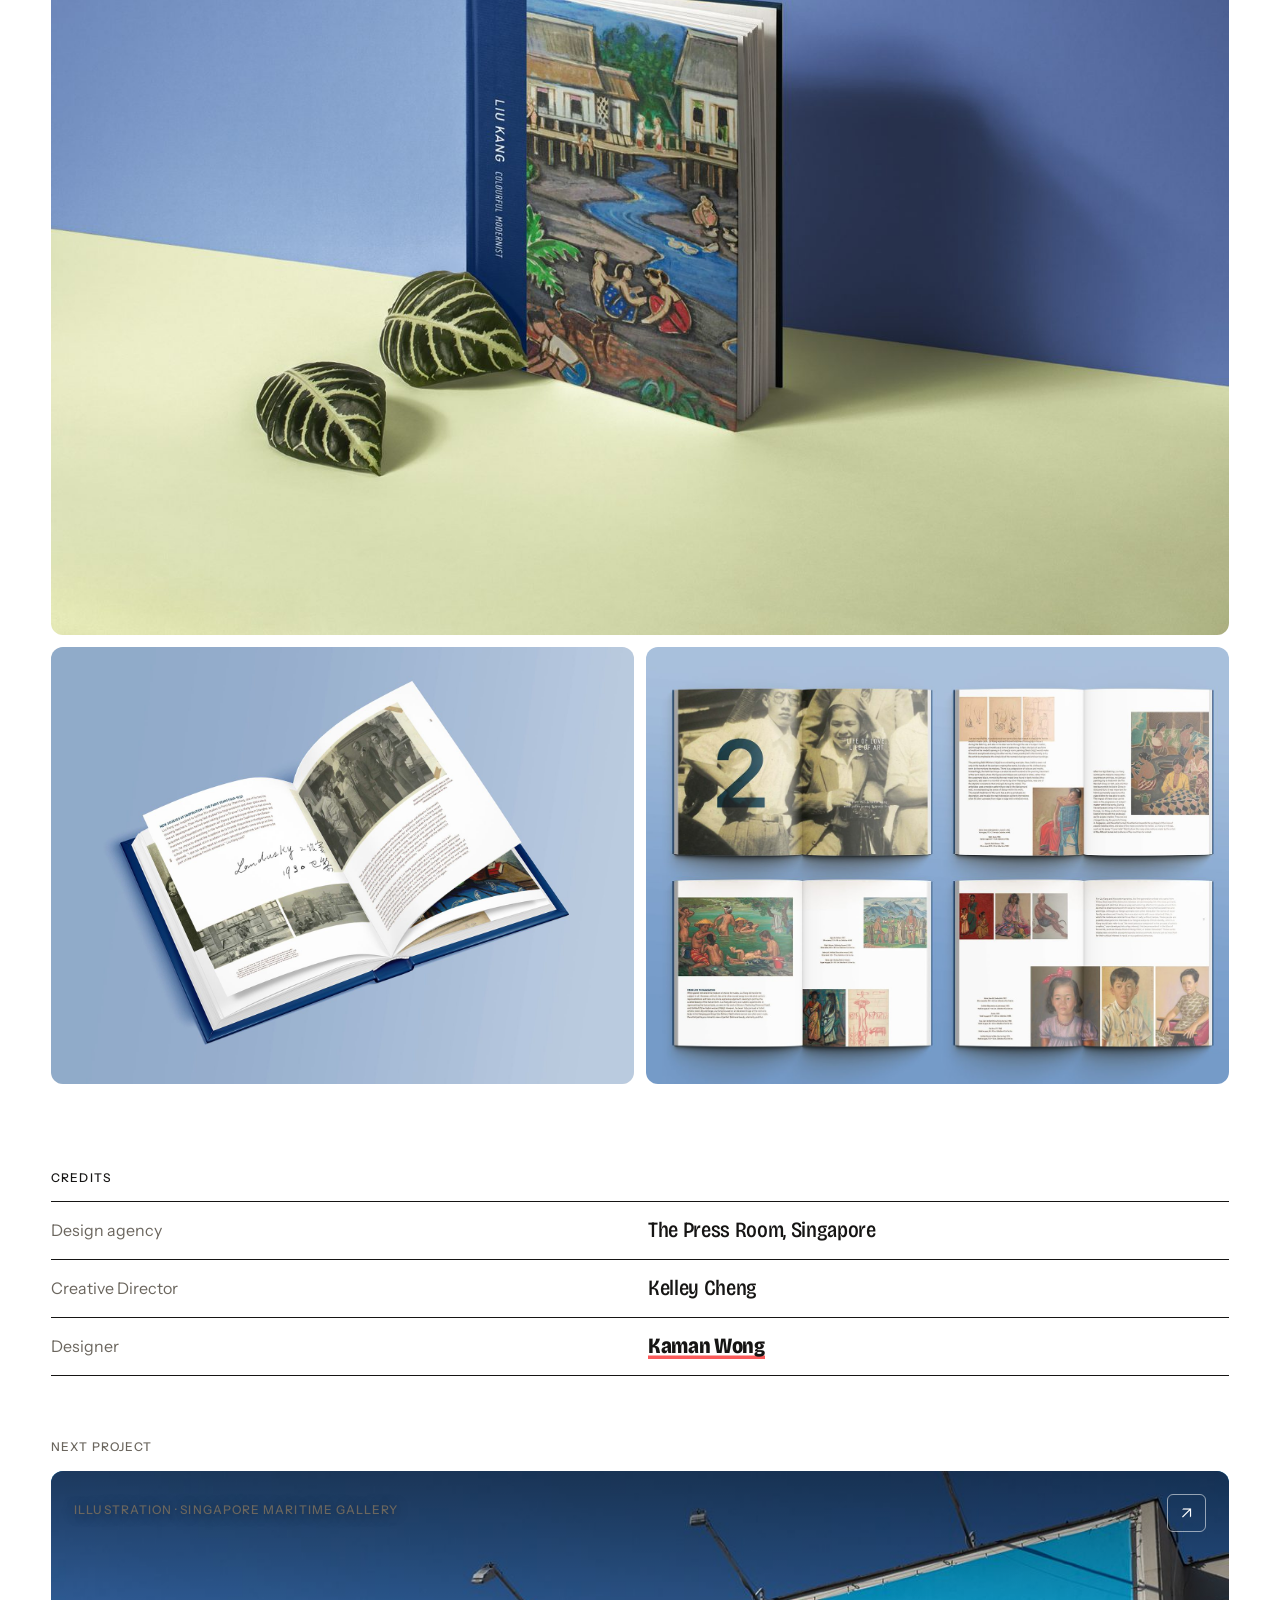
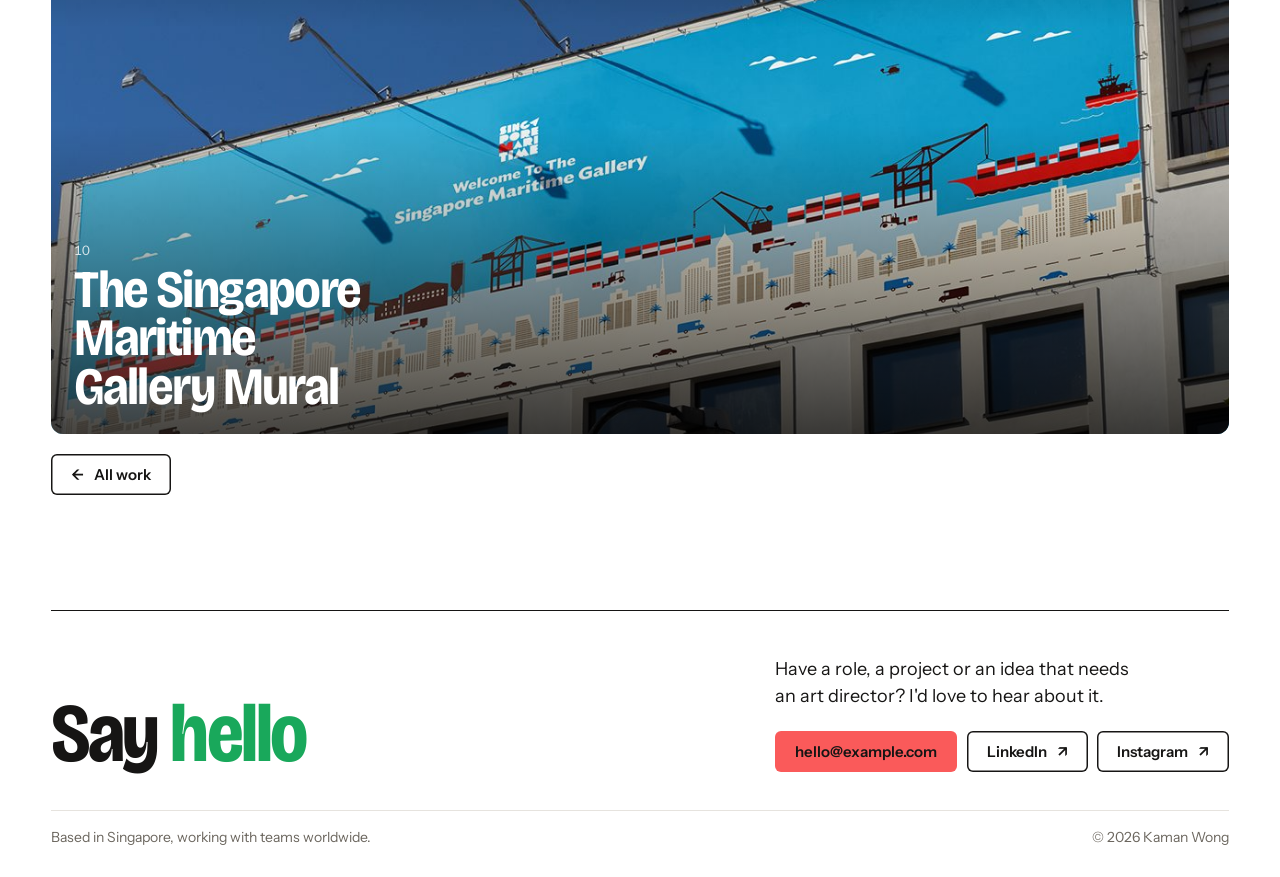
<file: liu-kang.html>
<!DOCTYPE html>
<html lang="en">
<head>
<meta charset="utf-8">
<meta name="viewport" content="width=device-width, initial-scale=1">
<title>Liu Kang, The Colourful Modernist — Kaman Wong</title>
<meta name="description" content="Book design for a volume on Liu Kang, one of the founders of Singaporean modern art, in the Asian Artist series.">
<link rel="preconnect" href="https://fonts.googleapis.com">
<link rel="preconnect" href="https://fonts.gstatic.com" crossorigin>
<link href="https://fonts.googleapis.com/css2?family=Bricolage+Grotesque:opsz,wdth,wght@12..96,75..100,400..800&family=Instrument+Sans:wght@400;500;600&display=swap" rel="stylesheet">
<link rel="stylesheet" href="css/style.css">
<script>(function(d){d.className="js";var c=[["#fa5a5a","#ff8080"],["#ff7a2f","#ff9a57"],["#2d4bd8","#8fa3ff"],["#ff5fa2","#ff8dbd"],["#7b4dd6","#b596ff"],["#19a85b","#55e096"],["#25a7d9","#6fd0f5"]],p=c[Math.floor(Math.random()*c.length)];d.style.setProperty("--hue",p[0]);d.style.setProperty("--hue-light",p[1])})(document.documentElement)</script>
</head>
<body>
<a class="skip" href="#story">Skip to the project</a>

<header class="site-header on-image">
  <a class="wordmark" href="index.html">Kaman Wong</a>
  <nav class="site-nav" aria-label="Main">
    <a href="work.html" aria-current="page">Work</a>
    <a href="about.html">About</a>
    <a href="contact.html">Contact</a>
  </nav>
</header>

<main class="project" style="--accent:#7b93c9">
  <section class="p-hero">
    <img src="img/liu-kang.jpg" alt="The book standing against a blue wall beside two leaves" style="object-position:55% 50%">
    <div class="p-hero-text">
      <p class="label">Book design · National Art Gallery, Singapore</p>
      <h1>Liu Kang, The <span class="hue">Colourful</span> Modernist</h1>
    </div>
  </section>

  <dl class="p-facts">
    <div><dt class="label">Client</dt><dd>National Art Gallery of Singapore</dd></div>
    <div><dt class="label">Role</dt><dd>Designer, at The Press Room</dd></div>
    <div><dt class="label">Scope</dt><dd>Book design and layout</dd></div>
    <div><dt class="label">Year</dt><dd>To be confirmed</dd></div>
  </dl>

  <section class="p-story" id="story">
    <div class="p-row">
      <h2 class="label">The brief</h2>
      <p class="p-lead">Part of the Asian Artist book series commissioned by the National Art Gallery of Singapore, the book covers the life and artistic development of Liu Kang, one of the founders of Singaporean modern art, with essays on his development of Nanyang art, where East meets West.</p>
    </div>
    <div class="p-row">
      <h2 class="label">The idea</h2>
      <p class="p-lead">For an academic book, a layout as spirited as the artist's own work: essays, quotes and paintings woven together across the pages, like a road map of the cultures in his art.</p>
    </div>
    <div class="p-imgs full" style="--ar:1600 / 1231">
      <figure><img data-zoom src="img/liu-kang/m1-0.jpg" alt="The book standing against a blue wall beside two leaves" loading="lazy" width="1600" height="1231"></figure>
    </div>
    <div class="p-imgs two" style="--ar:1600 / 1200">
      <figure><img data-zoom src="img/liu-kang/m2-0.jpg" alt="The book lying open, showing text and archive photographs" loading="lazy" width="1600" height="1200"></figure>
      <figure><img data-zoom src="img/liu-kang/m3-0.jpg" alt="Four spreads showing a chapter opener, sketches and paintings" loading="lazy" width="1600" height="1067"></figure>
    </div>
  </section>

  <section class="p-credits" aria-labelledby="credits-title">
    <h2 class="label" id="credits-title">Credits</h2>
    <dl>
      <div><dt>Design agency</dt><dd>The Press Room, Singapore</dd></div>
      <div><dt>Creative Director</dt><dd>Kelley Cheng</dd></div>
      <div><dt>Designer</dt><dd><mark class="me">Kaman Wong</mark></dd></div>
    </dl>
  </section>

  <section class="p-next">
    <p class="label">Next project</p>
    <a class="tile w12" href="maritime-gallery-mural.html" style="--accent:#25a7d9">
      <img src="img/mural.jpg" alt="" loading="lazy" style="object-position:50% 35%">
      <span class="tile-top"><span class="label">Illustration · Singapore Maritime Gallery</span><span class="tile-go" aria-hidden="true">↗</span></span>
      <span class="tile-foot"><span class="num">10</span><h3>The Singapore Maritime Gallery Mural</h3></span>
    </a>
    <a class="btn line" href="work.html"><span aria-hidden="true">←</span> All work</a>
  </section>
</main>

<footer class="site-footer" id="contact">
  <div class="contact">
    <h2>Say <span class="hue">hello</span></h2>
    <div>
      <p class="lede">Have a role, a project or an idea that needs an art director? I'd love to hear about it.</p>
      <ul class="contact-links">
        <li><a class="btn" href="mailto:hello@example.com">hello@example.com</a></li>
        <li><a class="btn line" href="https://www.linkedin.com/in/kaman-wong-60352458/">LinkedIn <span aria-hidden="true">↗</span></a></li>
        <li><a class="btn line" href="#contact">Instagram <span aria-hidden="true">↗</span></a></li>
      </ul>
    </div>
  </div>
  <div class="colophon">
    <span>Based in Singapore, working with teams worldwide.</span>
    <span>© 2026 Kaman Wong</span>
  </div>
</footer>
<script src="js/main.js"></script>
</body>
</html>
</file>
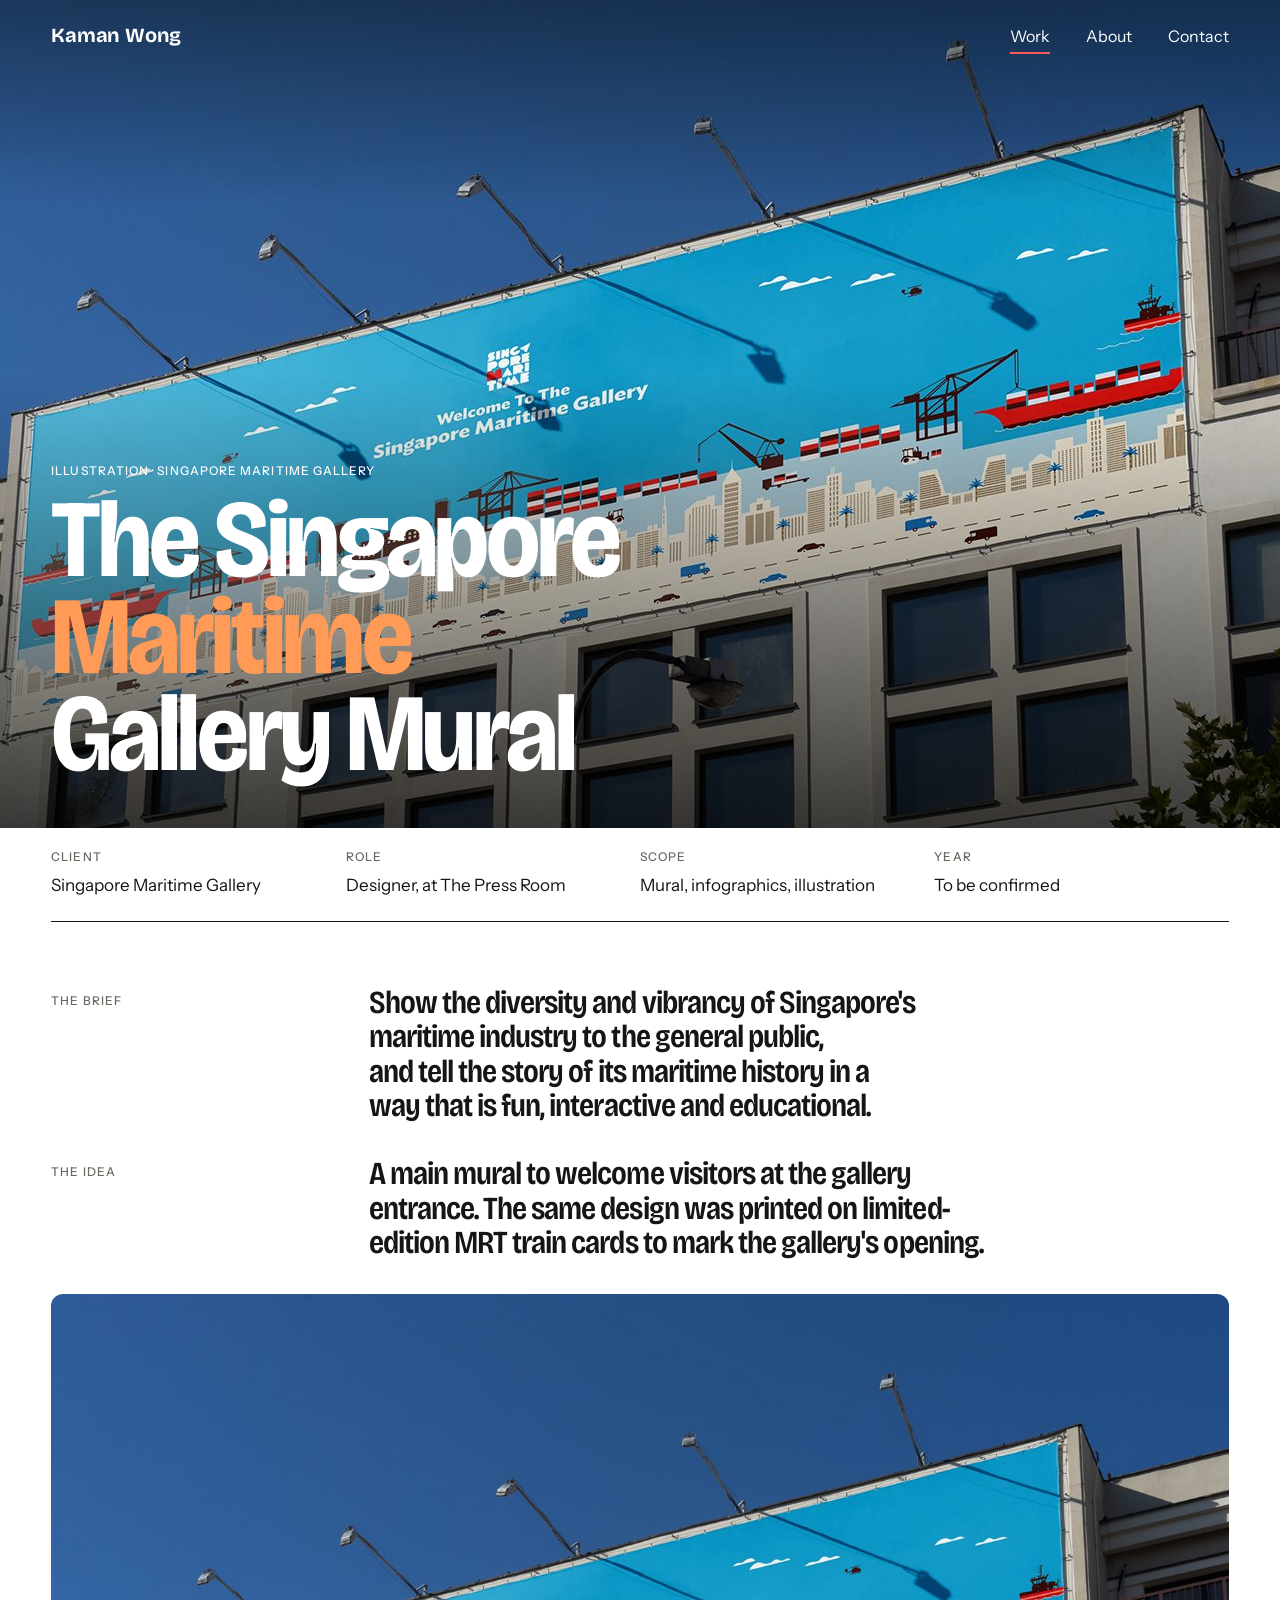
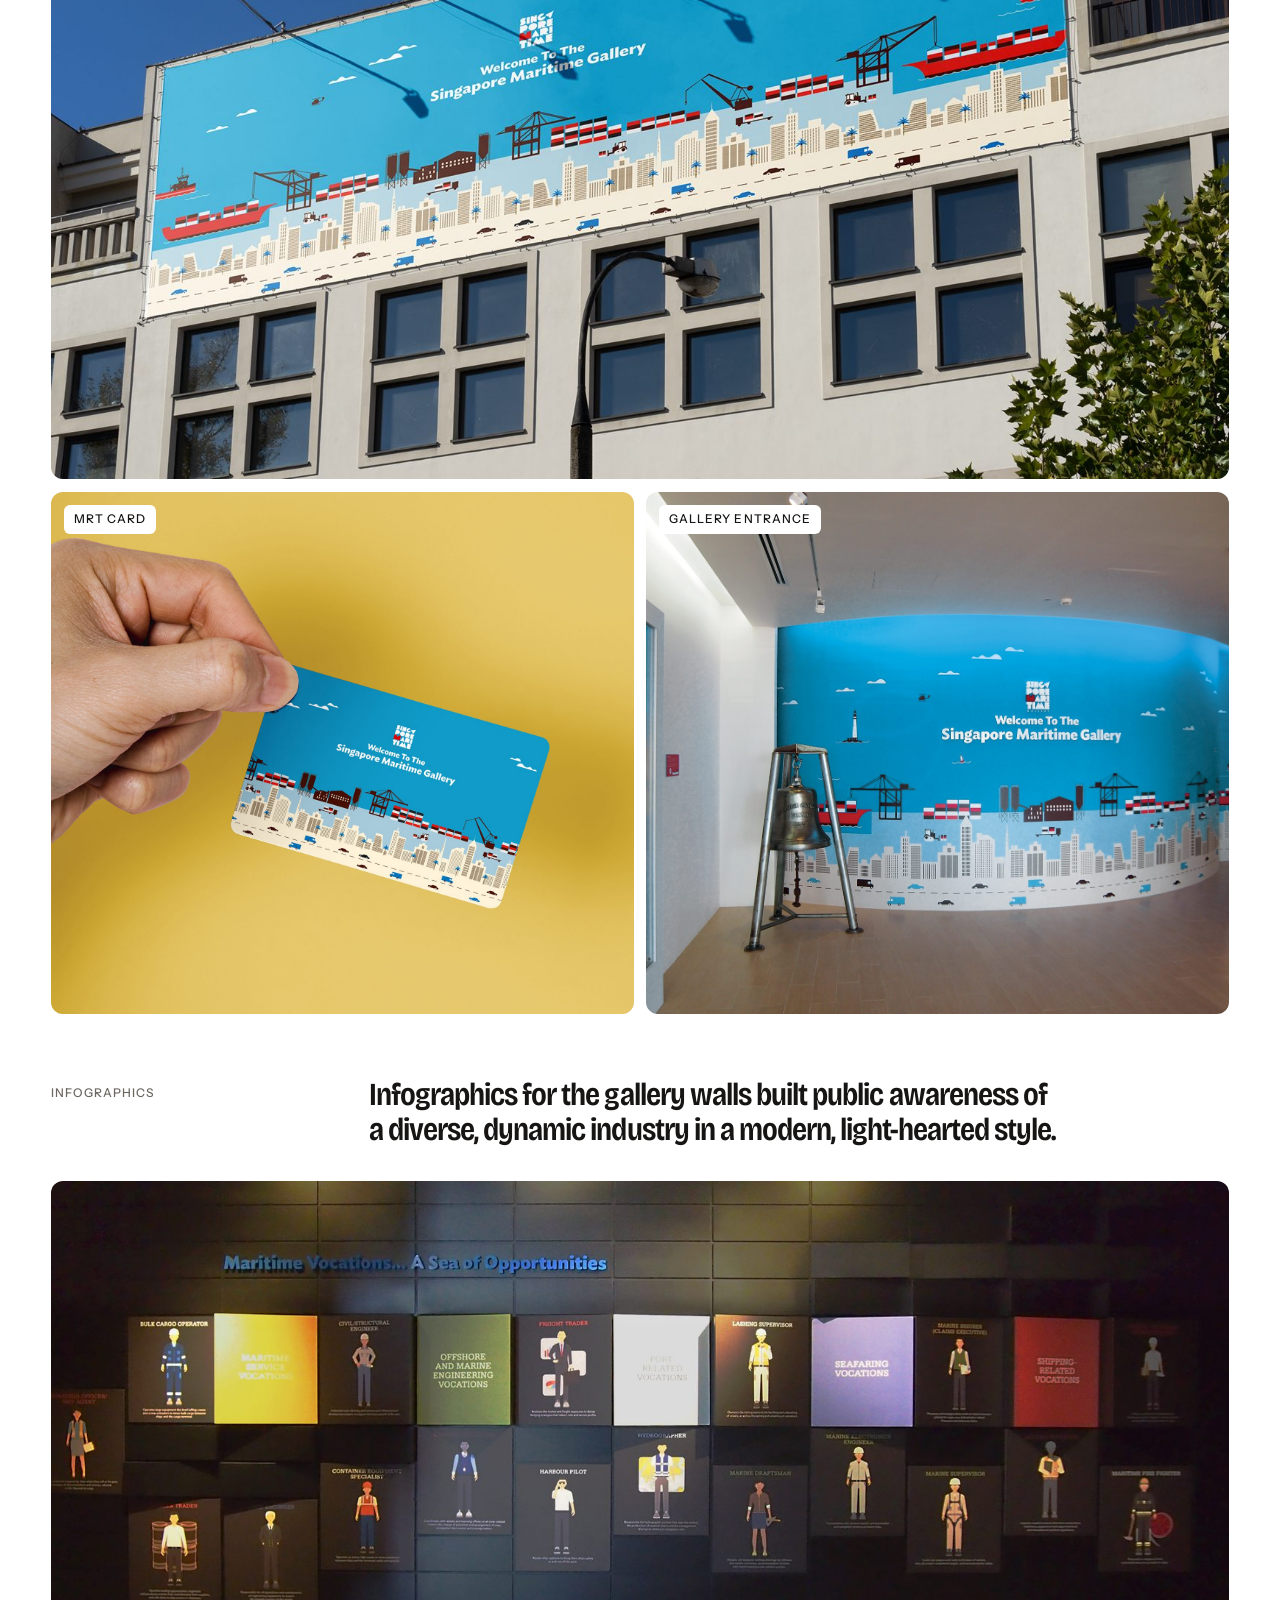
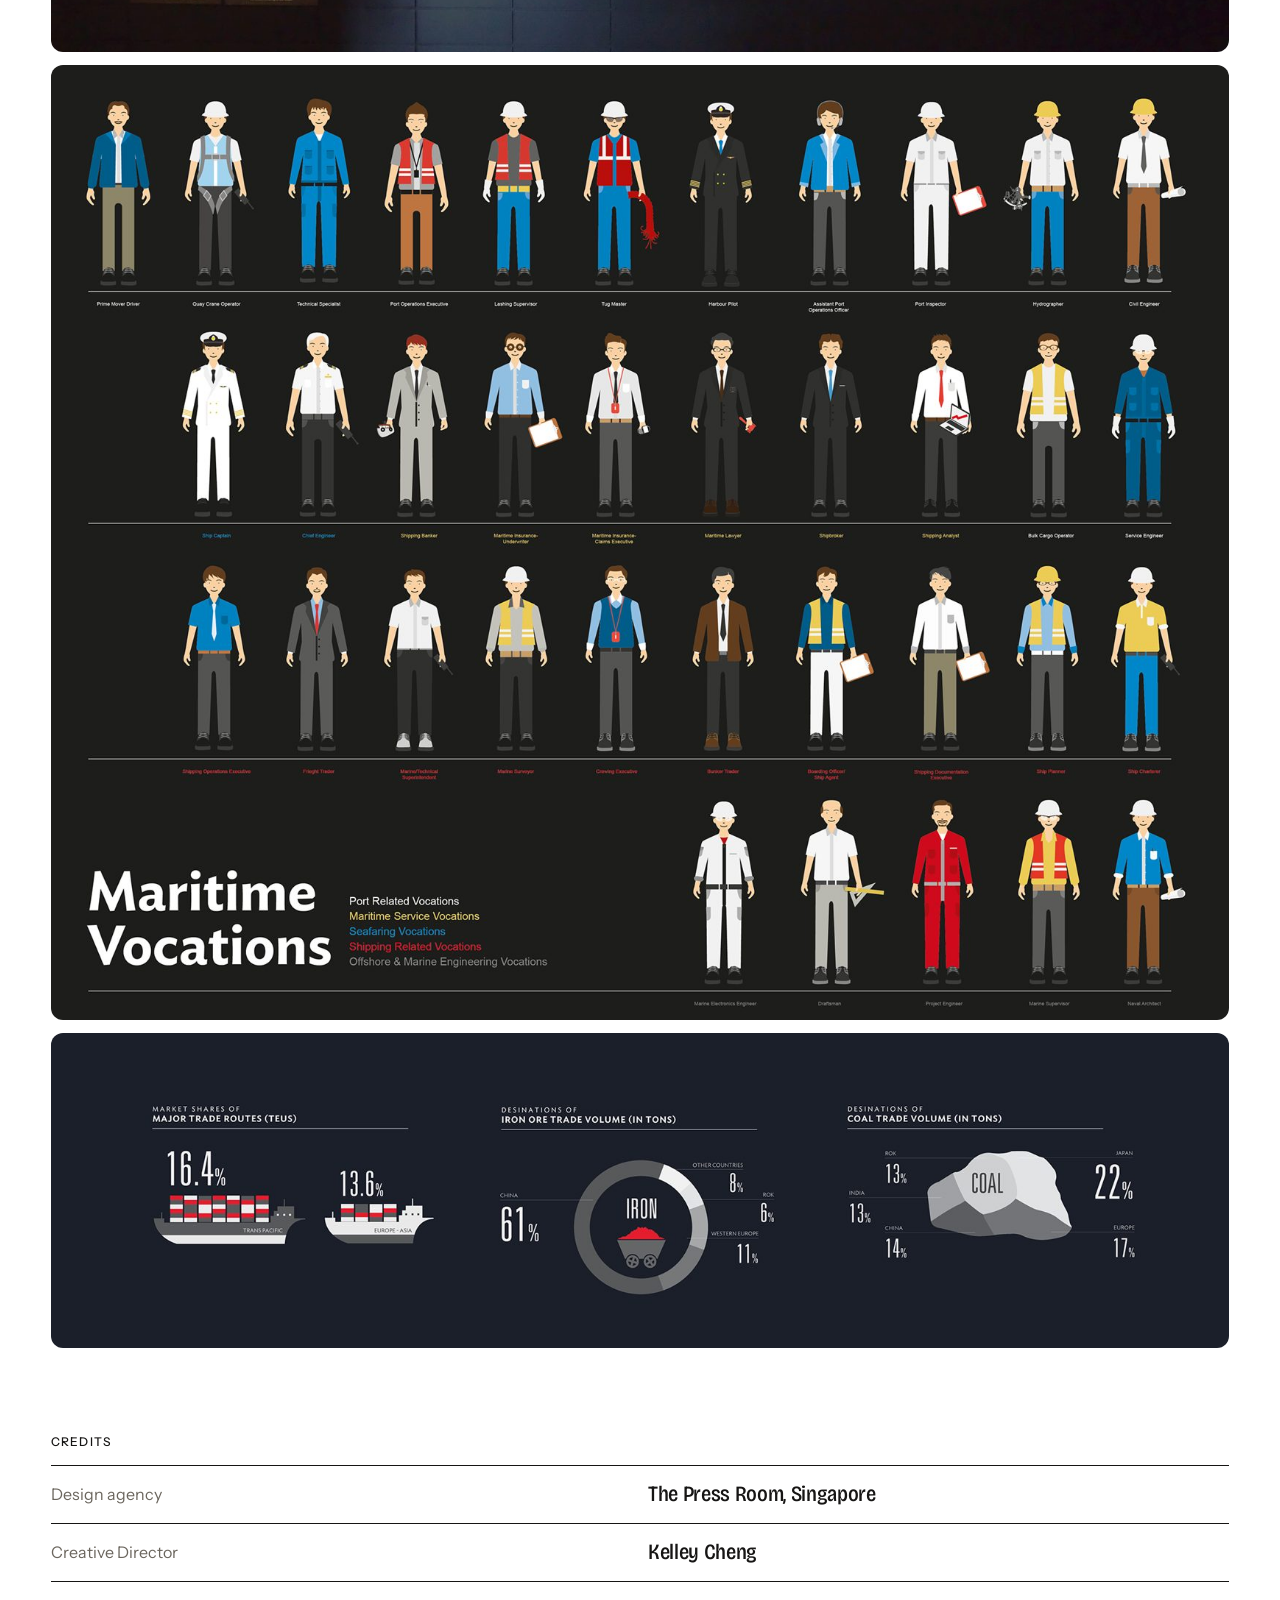
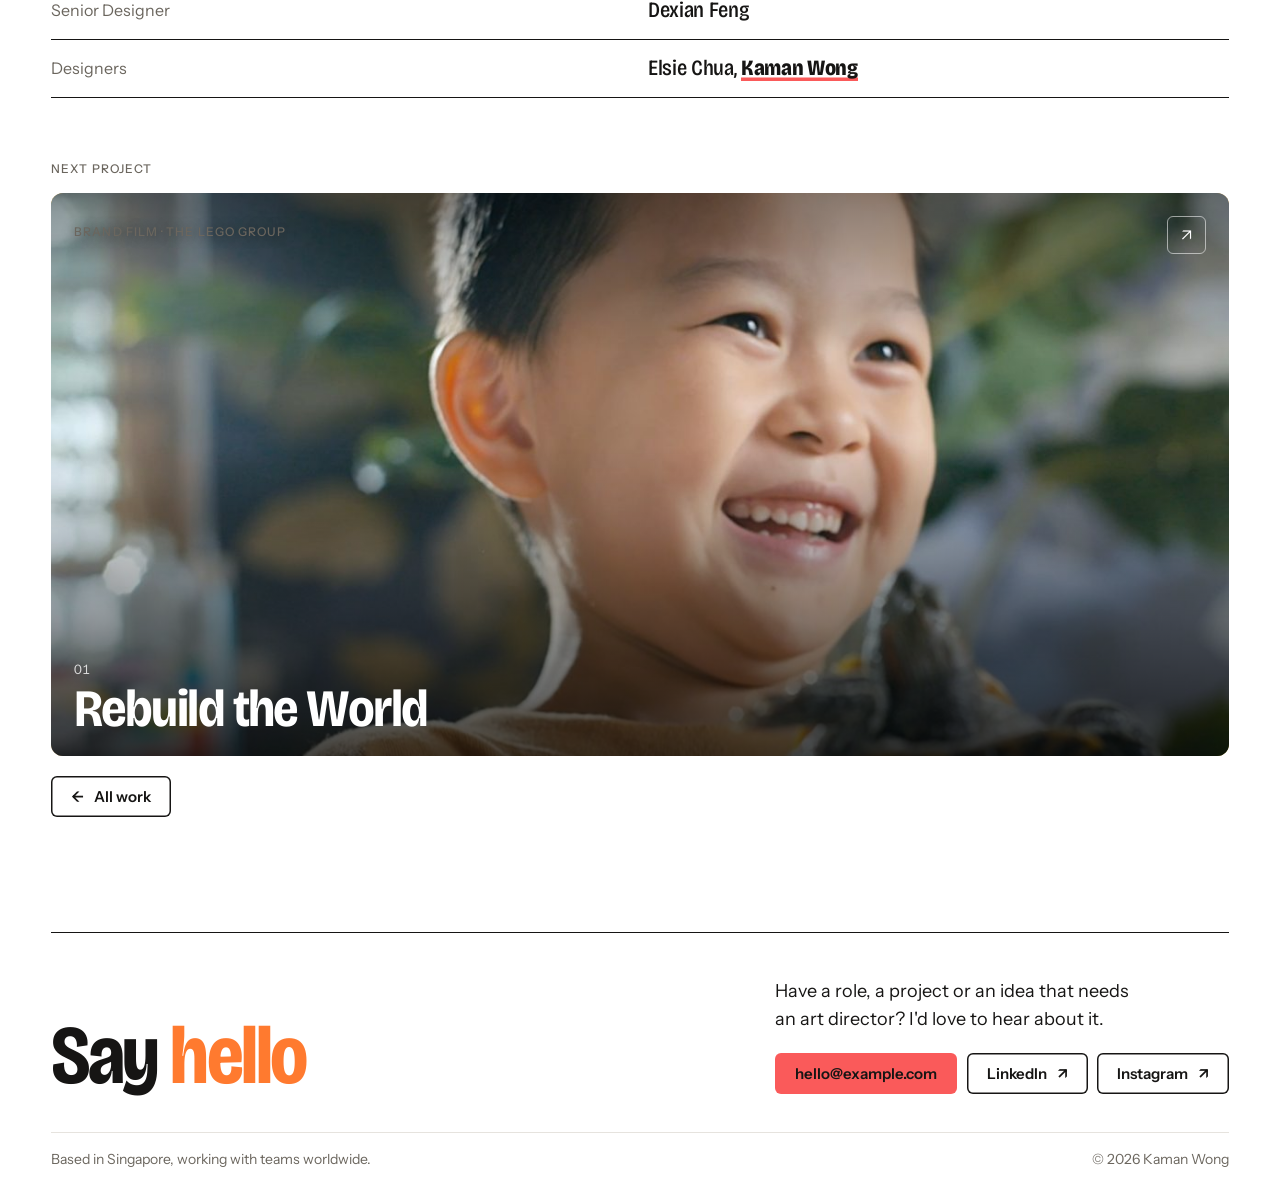
<file: maritime-gallery-mural.html>
<!DOCTYPE html>
<html lang="en">
<head>
<meta charset="utf-8">
<meta name="viewport" content="width=device-width, initial-scale=1">
<title>The Singapore Maritime Gallery Mural — Kaman Wong</title>
<meta name="description" content="A welcome mural, infographics and illustrations for the Singapore Maritime Gallery.">
<link rel="preconnect" href="https://fonts.googleapis.com">
<link rel="preconnect" href="https://fonts.gstatic.com" crossorigin>
<link href="https://fonts.googleapis.com/css2?family=Bricolage+Grotesque:opsz,wdth,wght@12..96,75..100,400..800&family=Instrument+Sans:wght@400;500;600&display=swap" rel="stylesheet">
<link rel="stylesheet" href="css/style.css">
<script>(function(d){d.className="js";var c=[["#fa5a5a","#ff8080"],["#ff7a2f","#ff9a57"],["#2d4bd8","#8fa3ff"],["#ff5fa2","#ff8dbd"],["#7b4dd6","#b596ff"],["#19a85b","#55e096"],["#25a7d9","#6fd0f5"]],p=c[Math.floor(Math.random()*c.length)];d.style.setProperty("--hue",p[0]);d.style.setProperty("--hue-light",p[1])})(document.documentElement)</script>
</head>
<body>
<a class="skip" href="#story">Skip to the project</a>

<header class="site-header on-image">
  <a class="wordmark" href="index.html">Kaman Wong</a>
  <nav class="site-nav" aria-label="Main">
    <a href="work.html" aria-current="page">Work</a>
    <a href="about.html">About</a>
    <a href="contact.html">Contact</a>
  </nav>
</header>

<main class="project" style="--accent:#25a7d9">
  <section class="p-hero">
    <img src="img/mural.jpg" alt="A large illustrated mural of ships and a city skyline on a building" style="object-position:50% 35%">
    <div class="p-hero-text">
      <p class="label">Illustration · Singapore Maritime Gallery</p>
      <h1>The Singapore <span class="hue">Maritime</span> Gallery Mural</h1>
    </div>
  </section>

  <dl class="p-facts">
    <div><dt class="label">Client</dt><dd>Singapore Maritime Gallery</dd></div>
    <div><dt class="label">Role</dt><dd>Designer, at The Press Room</dd></div>
    <div><dt class="label">Scope</dt><dd>Mural, infographics, illustration</dd></div>
    <div><dt class="label">Year</dt><dd>To be confirmed</dd></div>
  </dl>

  <section class="p-story" id="story">
    <div class="p-row">
      <h2 class="label">The brief</h2>
      <p class="p-lead">Show the diversity and vibrancy of Singapore's maritime industry to the general public, and tell the story of its maritime history in a way that is fun, interactive and educational.</p>
    </div>
    <div class="p-row">
      <h2 class="label">The idea</h2>
      <p class="p-lead">A main mural to welcome visitors at the gallery entrance. The same design was printed on limited-edition MRT train cards to mark the gallery's opening.</p>
    </div>
    <div class="p-imgs full" style="--ar:1600 / 1067">
      <figure><img data-zoom src="img/maritime-gallery-mural/m1-0.jpg" alt="The mural on the outside of a building: ships, cranes and a city skyline under a blue sky" loading="lazy" width="1600" height="1067"></figure>
    </div>
    <div class="p-imgs two" style="--ar:1600 / 1434">
      <figure><img data-zoom src="img/maritime-gallery-mural/m2-0.jpg" alt="A hand holding an MRT card printed with the mural design" loading="lazy" width="1600" height="1434"><figcaption class="label">MRT card</figcaption></figure>
      <figure><img data-zoom src="img/maritime-gallery-mural/m2-1.jpg" alt="The mural on a curved wall inside the gallery" loading="lazy" width="1600" height="1200"><figcaption class="label">Gallery entrance</figcaption></figure>
    </div>
    <div class="p-row">
      <h2 class="label">Infographics</h2>
      <p class="p-lead">Infographics for the gallery walls built public awareness of a diverse, dynamic industry in a modern, light-hearted style.</p>
    </div>
    <div class="p-imgs full" style="--ar:1600 / 641">
      <figure><img data-zoom src="img/maritime-gallery-mural/m4-0.jpg" alt="A dark gallery wall of illuminated panels on maritime vocations" loading="lazy" width="1600" height="641"></figure>
    </div>
    <div class="p-imgs full" style="--ar:1600 / 1298">
      <figure><img data-zoom src="img/maritime-gallery-mural/m5-0.jpg" alt="Illustrated chart of about thirty maritime workers in uniform, titled Maritime Vocations" loading="lazy" width="1600" height="1298"></figure>
    </div>
    <div class="p-imgs full" style="--ar:1600 / 428">
      <figure><img data-zoom src="img/maritime-gallery-mural/m6-0.jpg" alt="Infographic strip showing trade routes and iron ore and coal trade volumes" loading="lazy" width="1600" height="428"></figure>
    </div>
  </section>

  <section class="p-credits" aria-labelledby="credits-title">
    <h2 class="label" id="credits-title">Credits</h2>
    <dl>
      <div><dt>Design agency</dt><dd>The Press Room, Singapore</dd></div>
      <div><dt>Creative Director</dt><dd>Kelley Cheng</dd></div>
      <div><dt>Senior Designer</dt><dd>Dexian Feng</dd></div>
      <div><dt>Designers</dt><dd>Elsie Chua, <mark class="me">Kaman Wong</mark></dd></div>
    </dl>
  </section>

  <section class="p-next">
    <p class="label">Next project</p>
    <a class="tile w12" href="rebuild-the-world.html" style="--accent:#e2a63b">
      <img src="img/rebuild-the-world.jpg" alt="" loading="lazy" style="object-position:50% 30%">
      <span class="tile-top"><span class="label">Brand film · The LEGO Group</span><span class="tile-go" aria-hidden="true">↗</span></span>
      <span class="tile-foot"><span class="num">01</span><h3>Rebuild the World</h3></span>
    </a>
    <a class="btn line" href="work.html"><span aria-hidden="true">←</span> All work</a>
  </section>
</main>

<footer class="site-footer" id="contact">
  <div class="contact">
    <h2>Say <span class="hue">hello</span></h2>
    <div>
      <p class="lede">Have a role, a project or an idea that needs an art director? I'd love to hear about it.</p>
      <ul class="contact-links">
        <li><a class="btn" href="mailto:hello@example.com">hello@example.com</a></li>
        <li><a class="btn line" href="https://www.linkedin.com/in/kaman-wong-60352458/">LinkedIn <span aria-hidden="true">↗</span></a></li>
        <li><a class="btn line" href="#contact">Instagram <span aria-hidden="true">↗</span></a></li>
      </ul>
    </div>
  </div>
  <div class="colophon">
    <span>Based in Singapore, working with teams worldwide.</span>
    <span>© 2026 Kaman Wong</span>
  </div>
</footer>
<script src="js/main.js"></script>
</body>
</html>
</file>
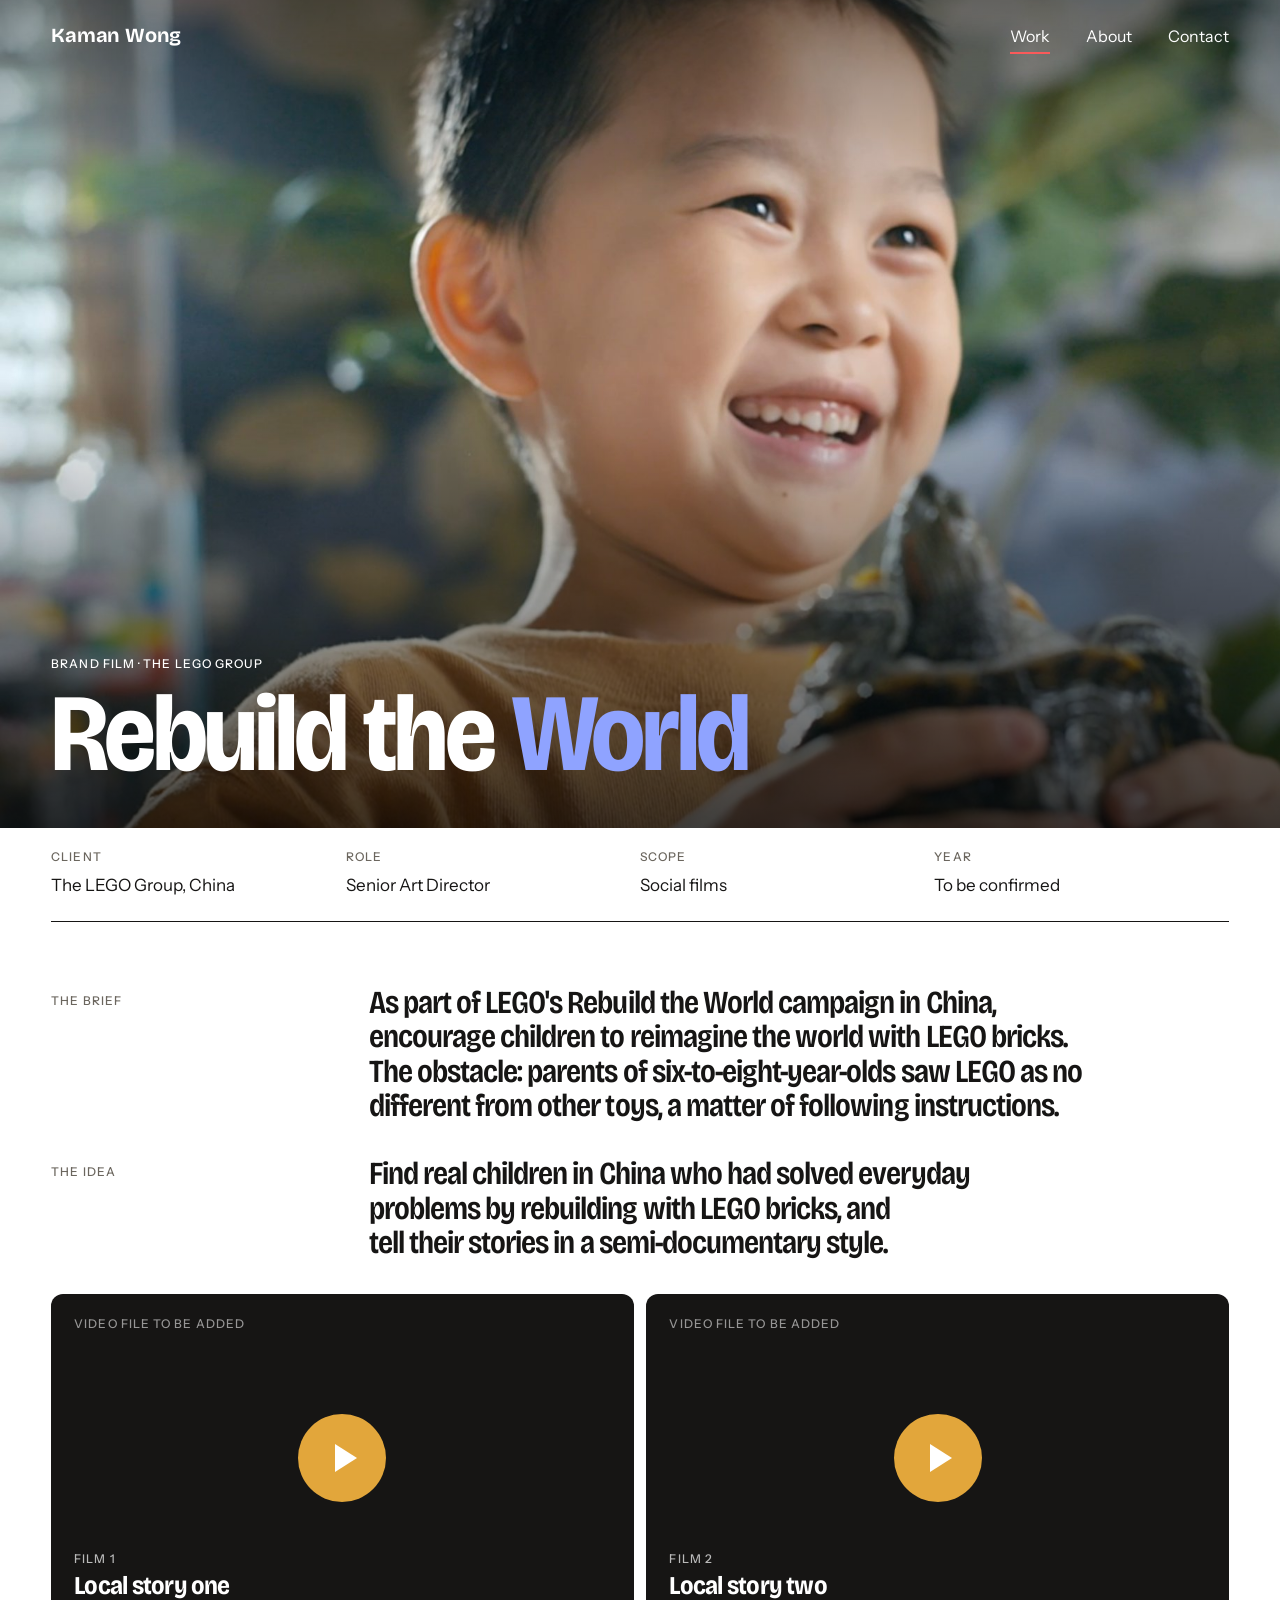
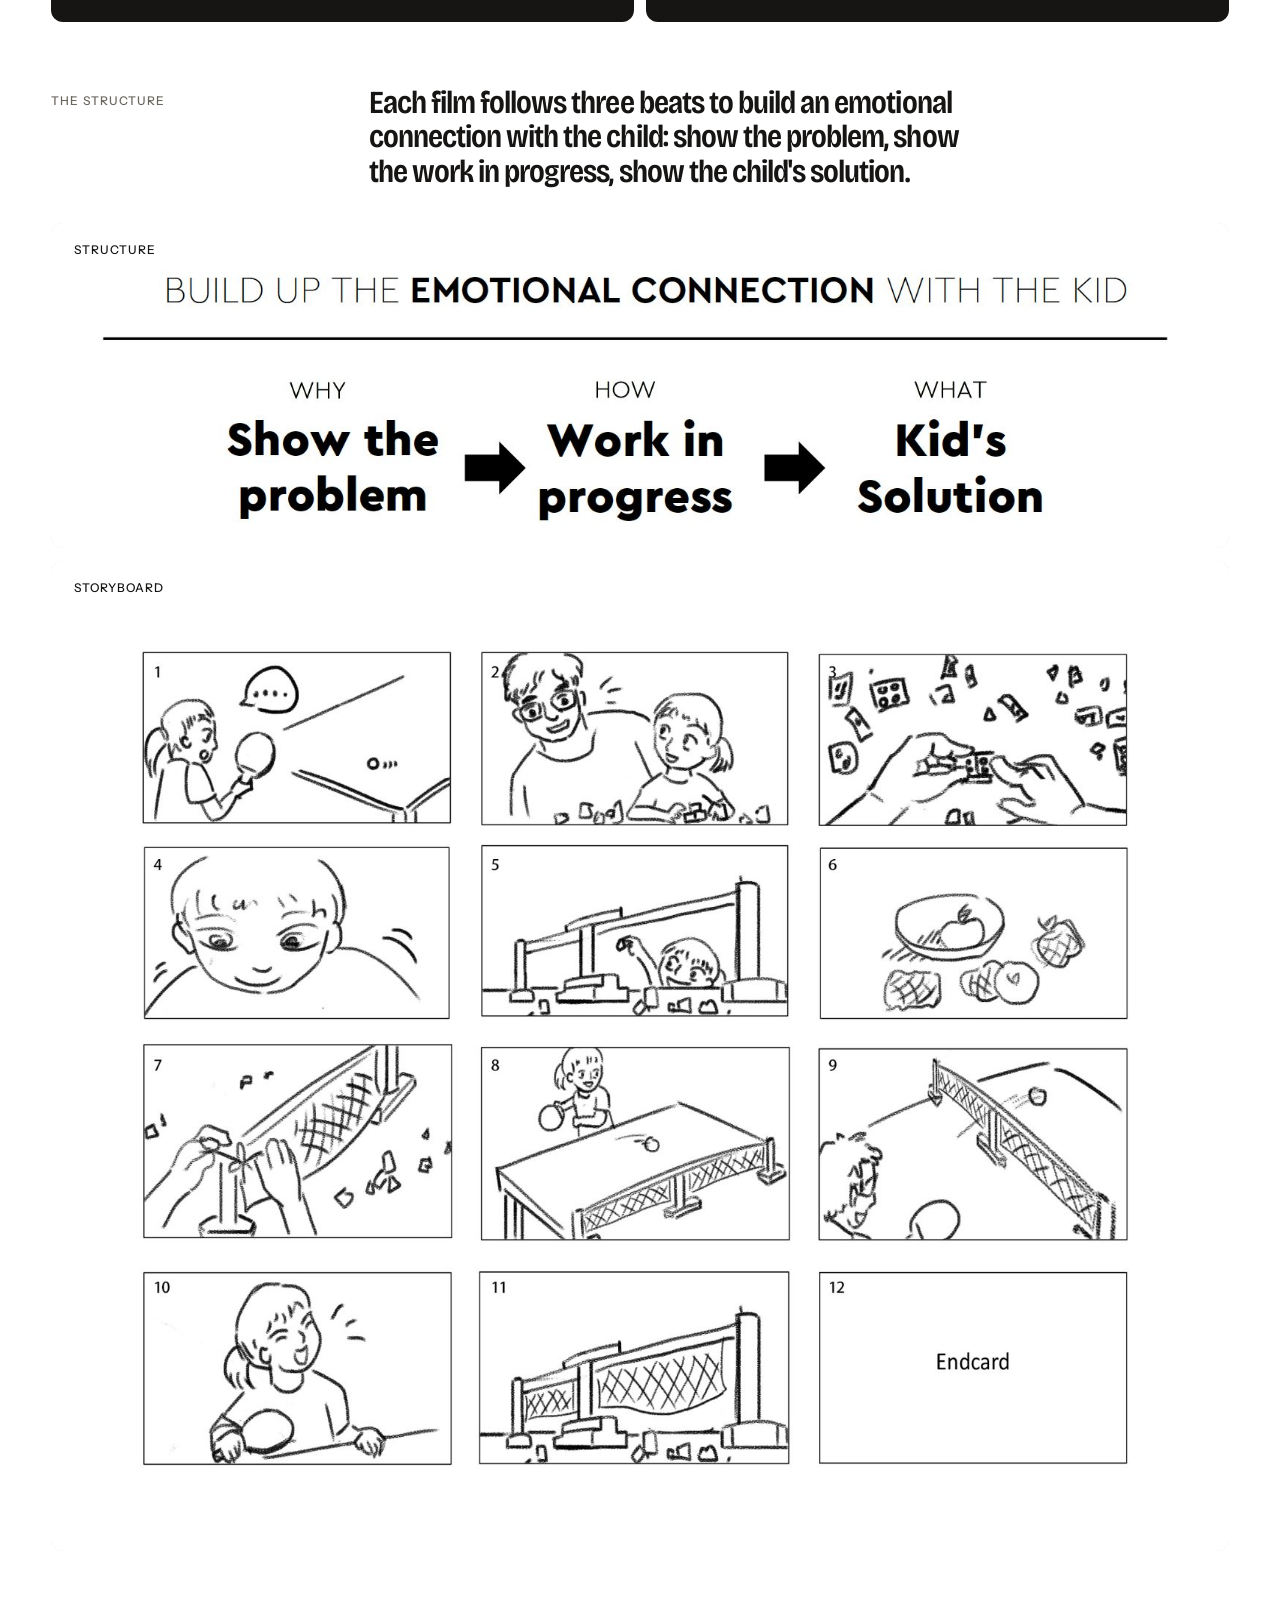
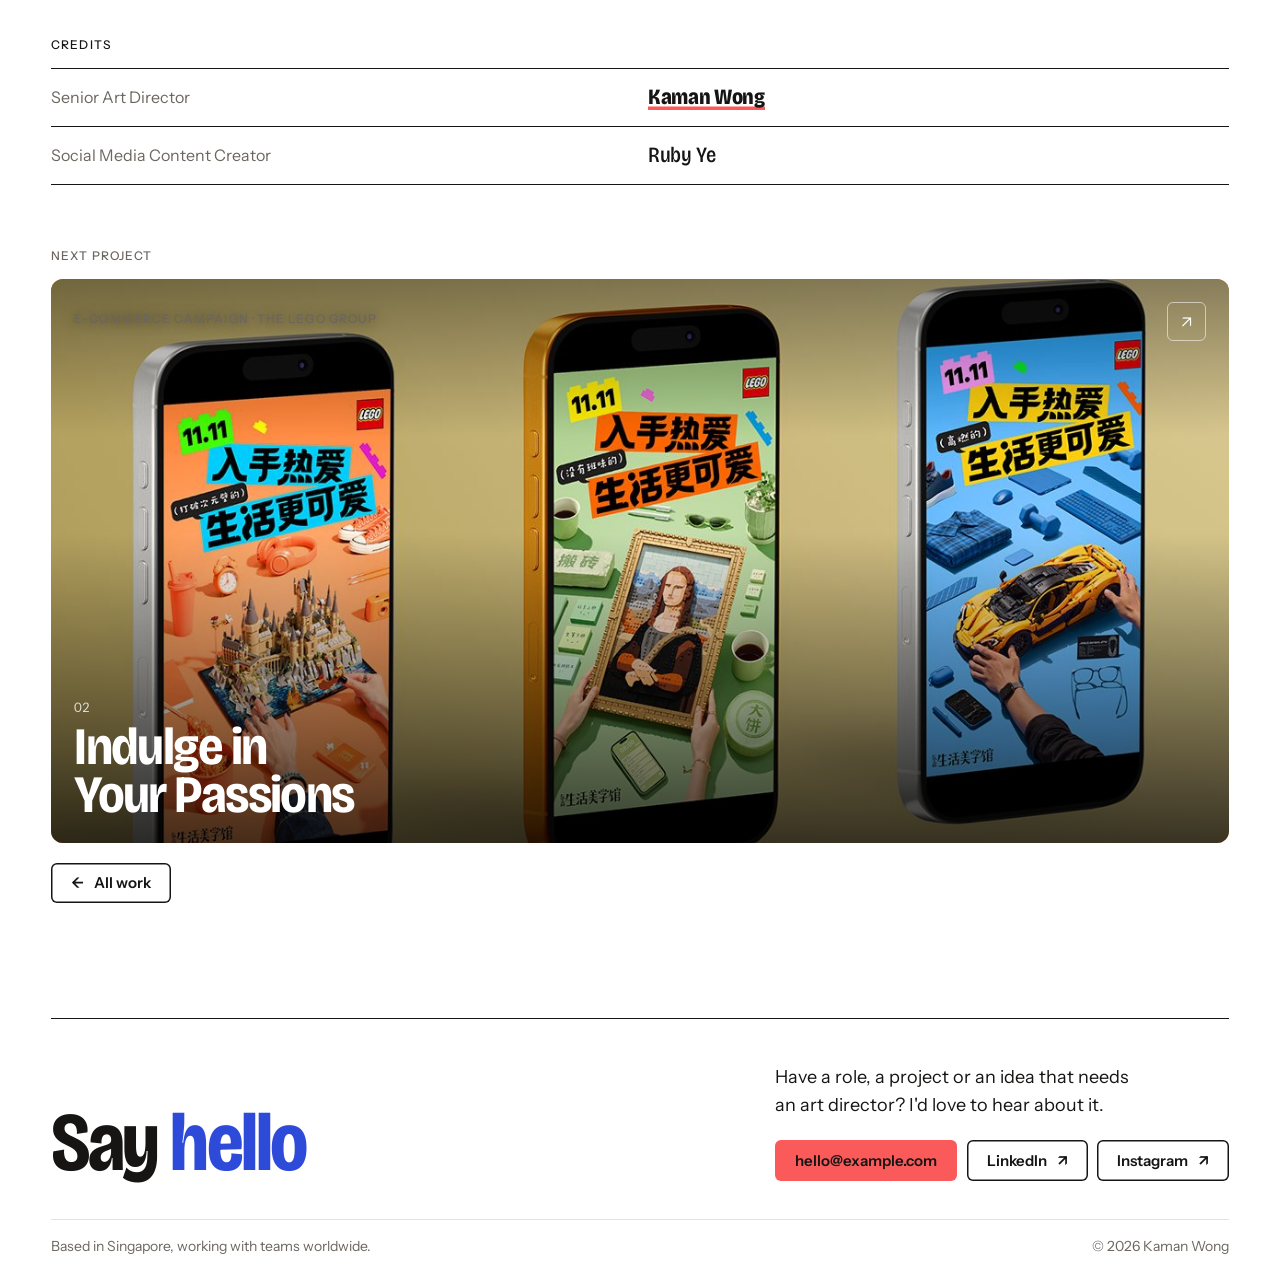
<file: rebuild-the-world.html>
<!DOCTYPE html>
<html lang="en">
<head>
<meta charset="utf-8">
<meta name="viewport" content="width=device-width, initial-scale=1">
<title>Rebuild the World — Kaman Wong</title>
<meta name="description" content="Social films for LEGO&#x27;s Rebuild the World campaign in China, telling real children&#x27;s stories in a semi-documentary style.">
<link rel="preconnect" href="https://fonts.googleapis.com">
<link rel="preconnect" href="https://fonts.gstatic.com" crossorigin>
<link href="https://fonts.googleapis.com/css2?family=Bricolage+Grotesque:opsz,wdth,wght@12..96,75..100,400..800&family=Instrument+Sans:wght@400;500;600&display=swap" rel="stylesheet">
<link rel="stylesheet" href="css/style.css">
<script>(function(d){d.className="js";var c=[["#fa5a5a","#ff8080"],["#ff7a2f","#ff9a57"],["#2d4bd8","#8fa3ff"],["#ff5fa2","#ff8dbd"],["#7b4dd6","#b596ff"],["#19a85b","#55e096"],["#25a7d9","#6fd0f5"]],p=c[Math.floor(Math.random()*c.length)];d.style.setProperty("--hue",p[0]);d.style.setProperty("--hue-light",p[1])})(document.documentElement)</script>
</head>
<body>
<a class="skip" href="#story">Skip to the project</a>

<header class="site-header on-image">
  <a class="wordmark" href="index.html">Kaman Wong</a>
  <nav class="site-nav" aria-label="Main">
    <a href="work.html" aria-current="page">Work</a>
    <a href="about.html">About</a>
    <a href="contact.html">Contact</a>
  </nav>
</header>

<main class="project" style="--accent:#e2a63b">
  <section class="p-hero">
    <img src="img/rebuild-the-world-hero.jpg" alt="A smiling boy holding a toy he built, a still from the film" style="object-position:50% 30%">
    <div class="p-hero-text">
      <p class="label">Brand film · The LEGO Group</p>
      <h1>Rebuild the <span class="hue">World</span></h1>
    </div>
  </section>

  <dl class="p-facts">
    <div><dt class="label">Client</dt><dd>The LEGO Group, China</dd></div>
    <div><dt class="label">Role</dt><dd>Senior Art Director</dd></div>
    <div><dt class="label">Scope</dt><dd>Social films</dd></div>
    <div><dt class="label">Year</dt><dd>To be confirmed</dd></div>
  </dl>

  <section class="p-story" id="story">
    <div class="p-row">
      <h2 class="label">The brief</h2>
      <p class="p-lead">As part of LEGO's Rebuild the World campaign in China, encourage children to reimagine the world with LEGO bricks. The obstacle: parents of six-to-eight-year-olds saw LEGO as no different from other toys, a matter of following instructions.</p>
    </div>
    <div class="p-row">
      <h2 class="label">The idea</h2>
      <p class="p-lead">Find real children in China who had solved everyday problems by rebuilding with LEGO bricks, and tell their stories in a semi-documentary style.</p>
    </div>
    <div class="p-imgs two">
      <div class="film" role="img" aria-label="Film 1: Local story one. Video to be added.">
          <span class="film-play" aria-hidden="true"></span>
          <span class="film-cap"><span class="label">Film 1</span>Local story one</span>
          <span class="film-todo label">Video file to be added</span>
        </div>
      <div class="film" role="img" aria-label="Film 2: Local story two. Video to be added.">
          <span class="film-play" aria-hidden="true"></span>
          <span class="film-cap"><span class="label">Film 2</span>Local story two</span>
          <span class="film-todo label">Video file to be added</span>
        </div>
    </div>
    <div class="p-row">
      <h2 class="label">The structure</h2>
      <p class="p-lead">Each film follows three beats to build an emotional connection with the child: show the problem, show the work in progress, show the child's solution.</p>
    </div>
    <div class="p-imgs full plain" style="--ar:1570 / 434">
      <figure><img data-zoom src="img/rebuild-the-world/m4-0.jpg" alt="Diagram of the three beats: show the problem, work in progress, kid&#x27;s solution" loading="lazy" width="1570" height="434"><figcaption class="label">Structure</figcaption></figure>
    </div>
    <div class="p-imgs full plain" style="--ar:1600 / 1345">
      <figure><img data-zoom src="img/rebuild-the-world/m5-0.jpg" alt="Twelve-frame pencil storyboard of a child building a table tennis net from LEGO bricks" loading="lazy" width="1600" height="1345"><figcaption class="label">Storyboard</figcaption></figure>
    </div>
  </section>

  <section class="p-credits" aria-labelledby="credits-title">
    <h2 class="label" id="credits-title">Credits</h2>
    <dl>
      <div><dt>Senior Art Director</dt><dd><mark class="me">Kaman Wong</mark></dd></div>
      <div><dt>Social Media Content Creator</dt><dd>Ruby Ye</dd></div>
    </dl>
  </section>

  <section class="p-next">
    <p class="label">Next project</p>
    <a class="tile w12" href="indulge-in-your-passions.html" style="--accent:#ff7a2f">
      <img src="img/indulge.jpg" alt="" loading="lazy" style="object-position:50% 50%">
      <span class="tile-top"><span class="label">E-commerce campaign · The LEGO Group</span><span class="tile-go" aria-hidden="true">↗</span></span>
      <span class="tile-foot"><span class="num">02</span><h3>Indulge in Your Passions</h3></span>
    </a>
    <a class="btn line" href="work.html"><span aria-hidden="true">←</span> All work</a>
  </section>
</main>

<footer class="site-footer" id="contact">
  <div class="contact">
    <h2>Say <span class="hue">hello</span></h2>
    <div>
      <p class="lede">Have a role, a project or an idea that needs an art director? I'd love to hear about it.</p>
      <ul class="contact-links">
        <li><a class="btn" href="mailto:hello@example.com">hello@example.com</a></li>
        <li><a class="btn line" href="https://www.linkedin.com/in/kaman-wong-60352458/">LinkedIn <span aria-hidden="true">↗</span></a></li>
        <li><a class="btn line" href="#contact">Instagram <span aria-hidden="true">↗</span></a></li>
      </ul>
    </div>
  </div>
  <div class="colophon">
    <span>Based in Singapore, working with teams worldwide.</span>
    <span>© 2026 Kaman Wong</span>
  </div>
</footer>
<script src="js/main.js"></script>
</body>
</html>
</file>
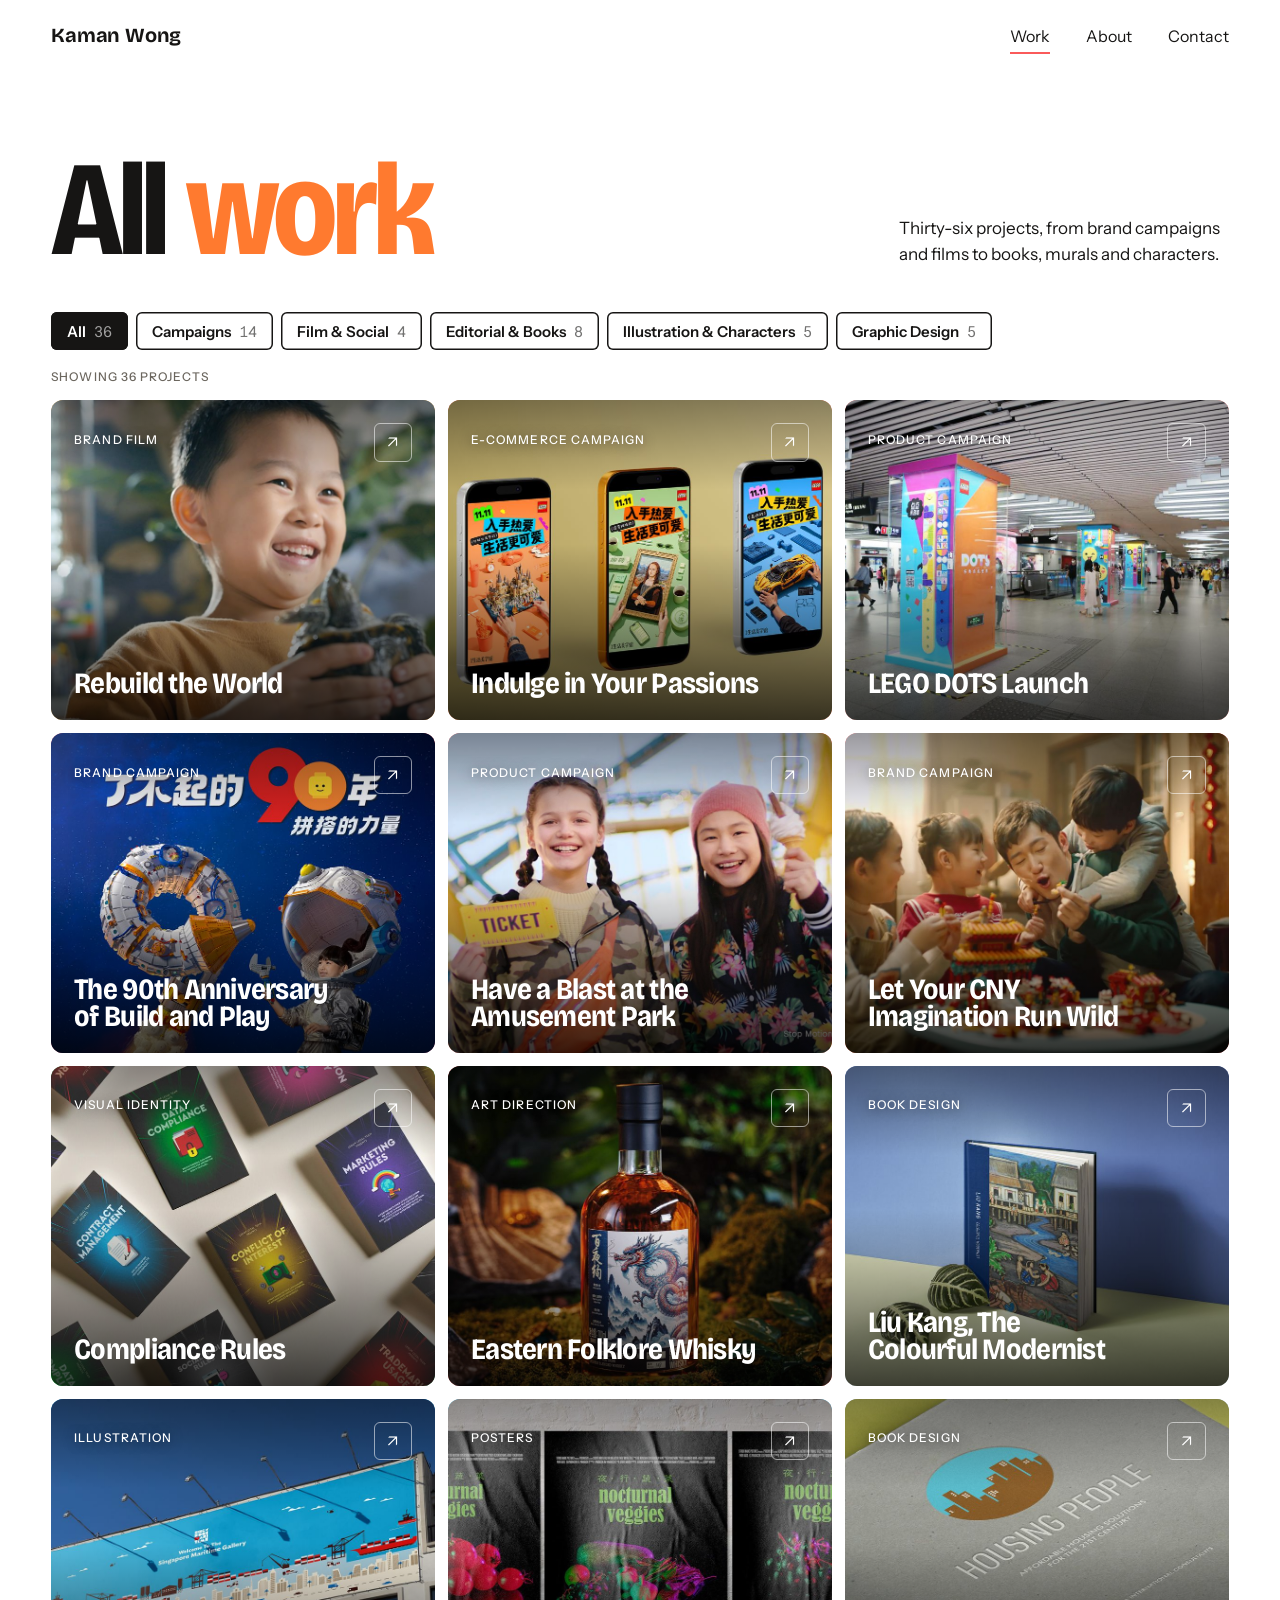
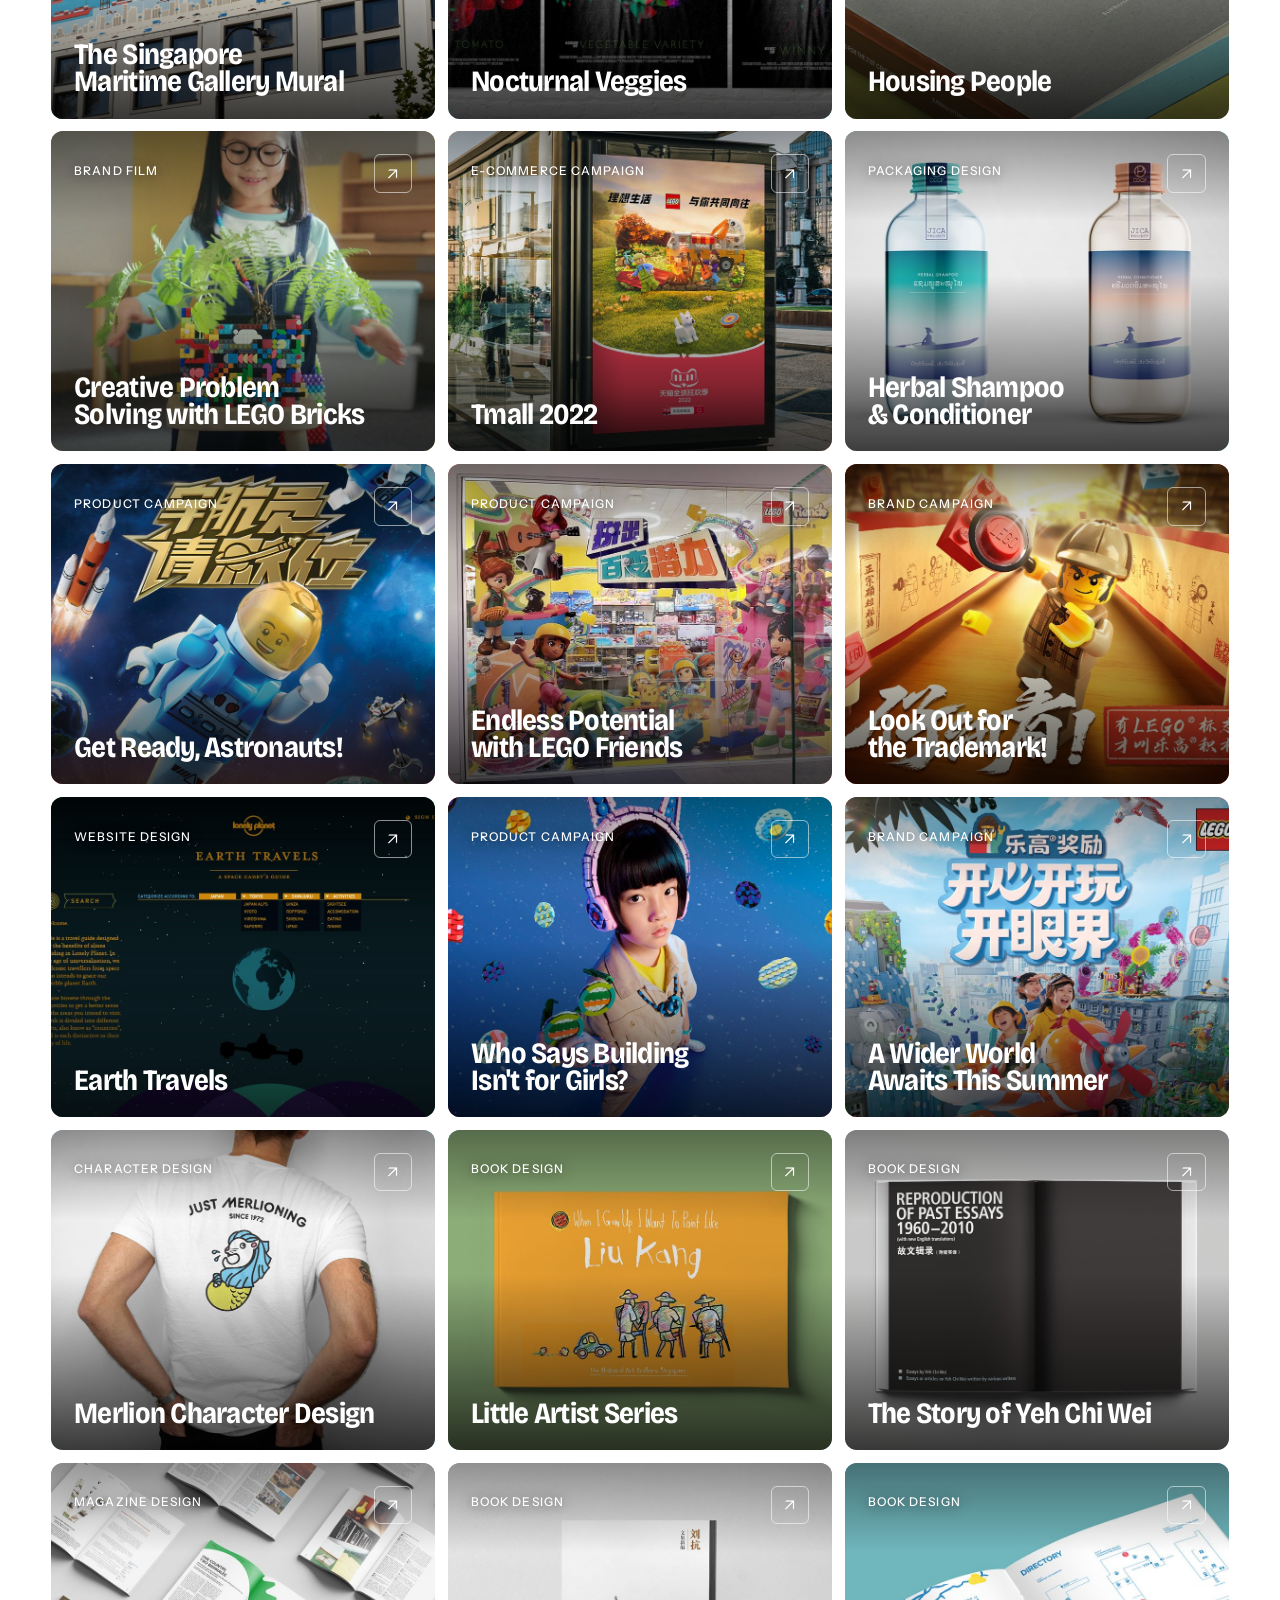
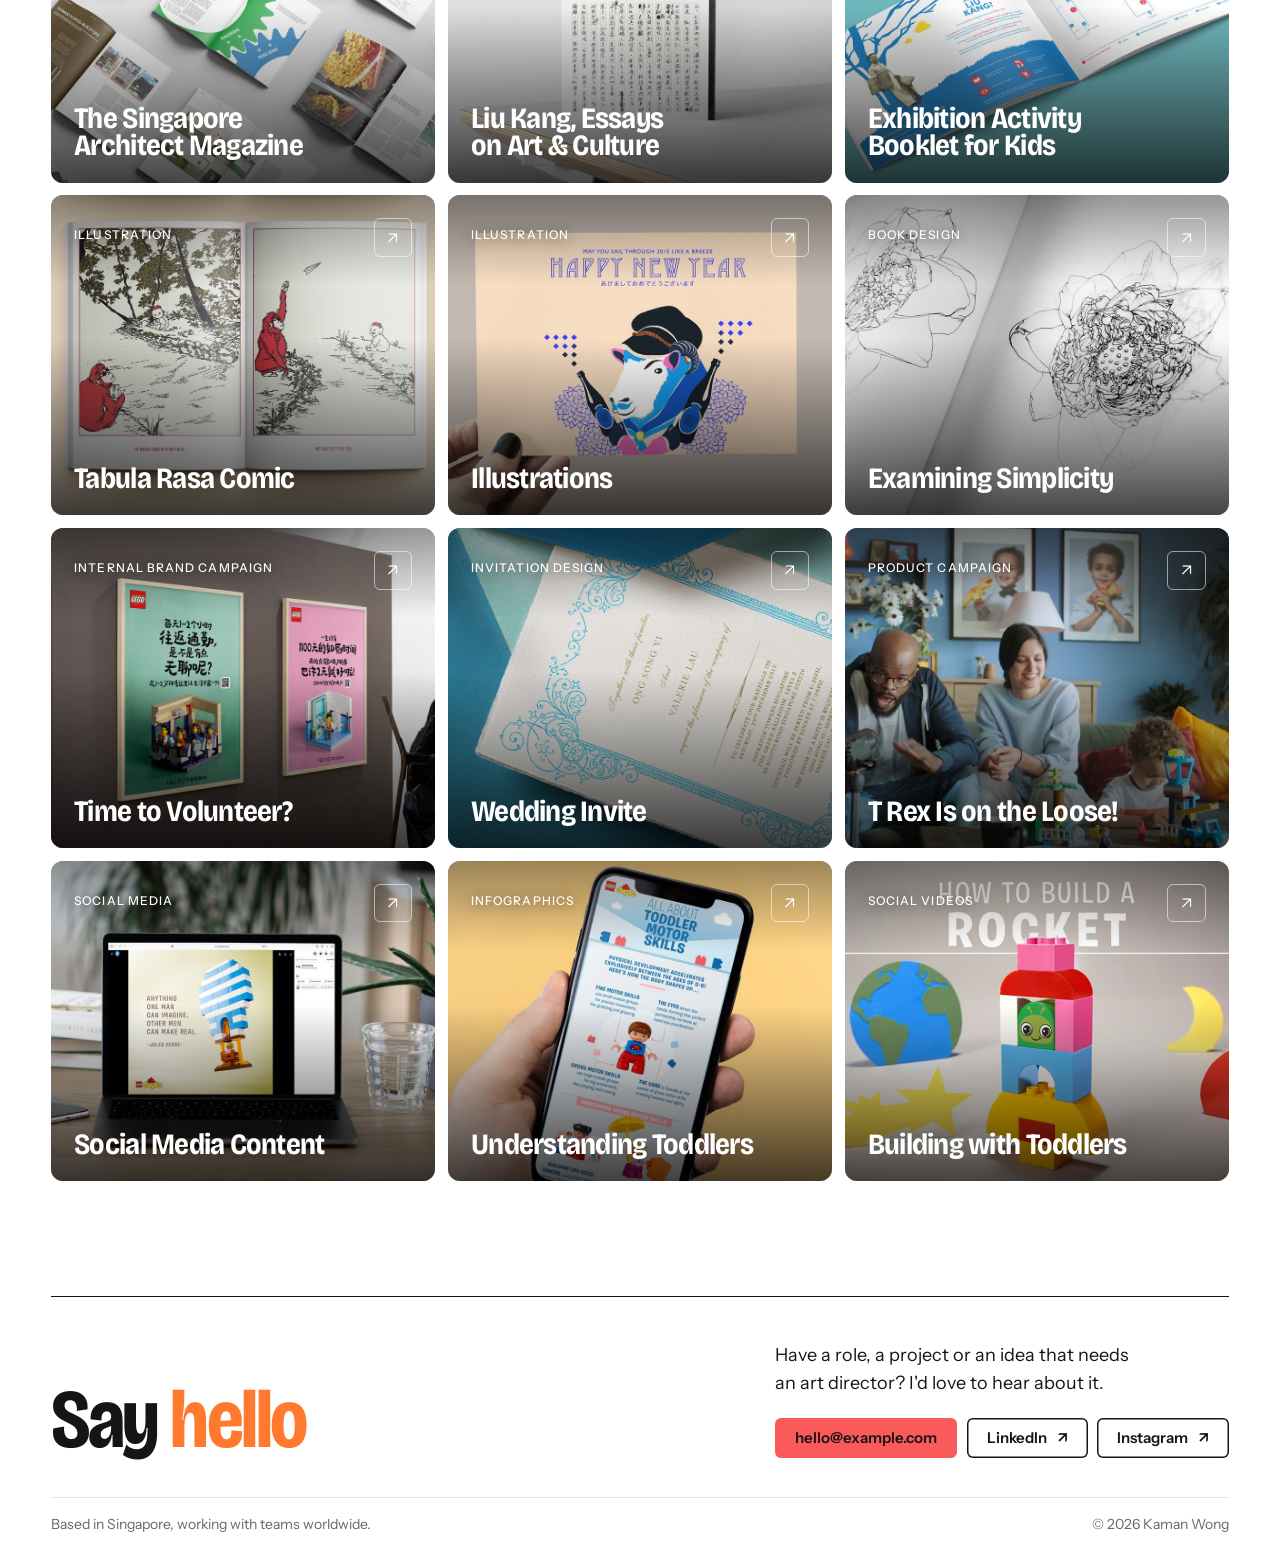
<file: work.html>
<!DOCTYPE html>
<html lang="en">
<head>
<meta charset="utf-8">
<meta name="viewport" content="width=device-width, initial-scale=1">
<title>All work — Kaman Wong</title>
<meta name="description" content="All 36 projects by Kaman Wong: campaigns, films, books, illustration and graphic design.">
<link rel="preconnect" href="https://fonts.googleapis.com">
<link rel="preconnect" href="https://fonts.gstatic.com" crossorigin>
<link href="https://fonts.googleapis.com/css2?family=Bricolage+Grotesque:opsz,wdth,wght@12..96,75..100,400..800&family=Instrument+Sans:wght@400;500;600&display=swap" rel="stylesheet">
<link rel="stylesheet" href="css/style.css">
<script>(function(d){d.className="js";var c=[["#fa5a5a","#ff8080"],["#ff7a2f","#ff9a57"],["#2d4bd8","#8fa3ff"],["#ff5fa2","#ff8dbd"],["#7b4dd6","#b596ff"],["#19a85b","#55e096"],["#25a7d9","#6fd0f5"]],p=c[Math.floor(Math.random()*c.length)];d.style.setProperty("--hue",p[0]);d.style.setProperty("--hue-light",p[1])})(document.documentElement)</script>
</head>
<body>
<a class="skip" href="#all">Skip to the projects</a>

<header class="site-header">
  <a class="wordmark" href="index.html">Kaman Wong</a>
  <nav class="site-nav" aria-label="Main">
    <a href="work.html" aria-current="page">Work</a>
    <a href="index.html#about">About</a>
    <a href="contact.html">Contact</a>
  </nav>
</header>

<main class="all-work">
  <div class="section-head">
    <h1>All <span class="hue">work</span></h1>
    <div><p>Thirty-six projects, from brand campaigns and films to books, murals and characters.</p></div>
  </div>

  <div class="filters" role="group" aria-label="Filter projects by type">
      <button type="button" class="on" data-filter="all" aria-pressed="true">All <span>36</span></button>
      <button type="button" data-filter="c" aria-pressed="false">Campaigns <span>14</span></button>
      <button type="button" data-filter="f" aria-pressed="false">Film &amp; Social <span>4</span></button>
      <button type="button" data-filter="e" aria-pressed="false">Editorial &amp; Books <span>8</span></button>
      <button type="button" data-filter="i" aria-pressed="false">Illustration &amp; Characters <span>5</span></button>
      <button type="button" data-filter="g" aria-pressed="false">Graphic Design <span>5</span></button>
  </div>
  <p class="filter-count label" aria-live="polite">Showing 36 projects</p>

  <div class="grid all" id="all">
      <a class="tile" href="rebuild-the-world.html" data-cat="f" style="--accent:#e2a63b">
        <img src="img/covers/rtw-localstories.jpg" alt="" loading="lazy">
        <span class="tile-top"><span class="label">Brand film</span><span class="tile-go" aria-hidden="true">↗</span></span>
        <span class="tile-foot"><h3>Rebuild the World</h3></span>
      </a>
      <a class="tile" href="indulge-in-your-passions.html" data-cat="c" style="--accent:#fa5a5a">
        <img src="img/covers/e-commerce-campaign-indulge-in-your-passions.jpg" alt="" loading="lazy">
        <span class="tile-top"><span class="label">E-commerce campaign</span><span class="tile-go" aria-hidden="true">↗</span></span>
        <span class="tile-foot"><h3>Indulge in Your Passions</h3></span>
      </a>
      <a class="tile" href="lego-dots-launch.html" data-cat="c" style="--accent:#fa5a5a">
        <img src="img/covers/installation-design.jpg" alt="" loading="lazy">
        <span class="tile-top"><span class="label">Product campaign</span><span class="tile-go" aria-hidden="true">↗</span></span>
        <span class="tile-foot"><h3>LEGO DOTS Launch</h3></span>
      </a>
      <a class="tile" href="90th-anniversary.html" data-cat="c" style="--accent:#fa5a5a">
        <img src="img/covers/the-90th-anniversary-campaign.jpg" alt="" loading="lazy">
        <span class="tile-top"><span class="label">Brand campaign</span><span class="tile-go" aria-hidden="true">↗</span></span>
        <span class="tile-foot"><h3>The 90th Anniversary of Build and Play</h3></span>
      </a>
      <a class="tile" href="amusement-park.html" data-cat="c" style="--accent:#fa5a5a">
        <img src="img/covers/have-a-blast-at-the-amusement-park.jpg" alt="" loading="lazy">
        <span class="tile-top"><span class="label">Product campaign</span><span class="tile-go" aria-hidden="true">↗</span></span>
        <span class="tile-foot"><h3>Have a Blast at the Amusement Park</h3></span>
      </a>
      <a class="tile" href="cny.html" data-cat="c" style="--accent:#fa5a5a">
        <img src="img/covers/cny.jpg" alt="" loading="lazy">
        <span class="tile-top"><span class="label">Brand campaign</span><span class="tile-go" aria-hidden="true">↗</span></span>
        <span class="tile-foot"><h3>Let Your CNY Imagination Run Wild</h3></span>
      </a>
      <a class="tile" href="compliance-rules.html" data-cat="g" style="--accent:#19a85b">
        <img src="img/covers/visual-design-for-compliance-rules.jpg" alt="" loading="lazy">
        <span class="tile-top"><span class="label">Visual identity</span><span class="tile-go" aria-hidden="true">↗</span></span>
        <span class="tile-foot"><h3>Compliance Rules</h3></span>
      </a>
      <a class="tile" href="eastern-folklore-whisky.html" data-cat="c" style="--accent:#fa5a5a">
        <img src="img/covers/eastern-folklore-whisky.jpg" alt="" loading="lazy">
        <span class="tile-top"><span class="label">Art direction</span><span class="tile-go" aria-hidden="true">↗</span></span>
        <span class="tile-foot"><h3>Eastern Folklore Whisky</h3></span>
      </a>
      <a class="tile" href="liu-kang.html" data-cat="e" style="--accent:#7b93c9">
        <img src="img/covers/liu-kang-the-colourful-modernist.jpg" alt="" loading="lazy">
        <span class="tile-top"><span class="label">Book design</span><span class="tile-go" aria-hidden="true">↗</span></span>
        <span class="tile-foot"><h3>Liu Kang, The Colourful Modernist</h3></span>
      </a>
      <a class="tile" href="maritime-gallery-mural.html" data-cat="i" style="--accent:#25a7d9">
        <img src="img/covers/mural.jpg" alt="" loading="lazy">
        <span class="tile-top"><span class="label">Illustration</span><span class="tile-go" aria-hidden="true">↗</span></span>
        <span class="tile-foot"><h3>The Singapore Maritime Gallery Mural</h3></span>
      </a>
      <a class="tile" href="#" data-cat="i" style="--accent:#25a7d9">
        <img src="img/covers/nocturnal-veggies.jpg" alt="" loading="lazy">
        <span class="tile-top"><span class="label">Posters</span><span class="tile-go" aria-hidden="true">↗</span></span>
        <span class="tile-foot"><h3>Nocturnal Veggies</h3></span>
      </a>
      <a class="tile" href="#" data-cat="e" style="--accent:#7b93c9">
        <img src="img/covers/surbana-housing-people.jpg" alt="" loading="lazy">
        <span class="tile-top"><span class="label">Book design</span><span class="tile-go" aria-hidden="true">↗</span></span>
        <span class="tile-foot"><h3>Housing People</h3></span>
      </a>
      <a class="tile" href="#" data-cat="f" style="--accent:#e2a63b">
        <img src="img/covers/rebuild-the-world.jpg" alt="" loading="lazy">
        <span class="tile-top"><span class="label">Brand film</span><span class="tile-go" aria-hidden="true">↗</span></span>
        <span class="tile-foot"><h3>Creative Problem Solving with LEGO Bricks</h3></span>
      </a>
      <a class="tile" href="#" data-cat="c" style="--accent:#fa5a5a">
        <img src="img/covers/tmalls-cathead-design.jpg" alt="" loading="lazy">
        <span class="tile-top"><span class="label">E-commerce campaign</span><span class="tile-go" aria-hidden="true">↗</span></span>
        <span class="tile-foot"><h3>Tmall 2022</h3></span>
      </a>
      <a class="tile" href="#" data-cat="g" style="--accent:#19a85b">
        <img src="img/covers/laos-shampoo-conditioner.jpg" alt="" loading="lazy">
        <span class="tile-top"><span class="label">Packaging design</span><span class="tile-go" aria-hidden="true">↗</span></span>
        <span class="tile-foot"><h3>Herbal Shampoo &amp; Conditioner</h3></span>
      </a>
      <a class="tile" href="#" data-cat="c" style="--accent:#fa5a5a">
        <img src="img/covers/get-ready-astronauts-campaign-1.jpg" alt="" loading="lazy">
        <span class="tile-top"><span class="label">Product campaign</span><span class="tile-go" aria-hidden="true">↗</span></span>
        <span class="tile-foot"><h3>Get Ready, Astronauts!</h3></span>
      </a>
      <a class="tile" href="#" data-cat="c" style="--accent:#fa5a5a">
        <img src="img/covers/build-out-your-endless-potential-with-lego-friends.jpg" alt="" loading="lazy">
        <span class="tile-top"><span class="label">Product campaign</span><span class="tile-go" aria-hidden="true">↗</span></span>
        <span class="tile-foot"><h3>Endless Potential with LEGO Friends</h3></span>
      </a>
      <a class="tile" href="#" data-cat="c" style="--accent:#fa5a5a">
        <img src="img/covers/look-out-for-the-trademark.jpg" alt="" loading="lazy">
        <span class="tile-top"><span class="label">Brand campaign</span><span class="tile-go" aria-hidden="true">↗</span></span>
        <span class="tile-foot"><h3>Look Out for the Trademark!</h3></span>
      </a>
      <a class="tile" href="#" data-cat="g" style="--accent:#19a85b">
        <img src="img/covers/travel-website-design.jpg" alt="" loading="lazy">
        <span class="tile-top"><span class="label">Website design</span><span class="tile-go" aria-hidden="true">↗</span></span>
        <span class="tile-foot"><h3>Earth Travels</h3></span>
      </a>
      <a class="tile" href="#" data-cat="c" style="--accent:#fa5a5a">
        <img src="img/covers/who-says-building-isnt-for-girls.jpg" alt="" loading="lazy">
        <span class="tile-top"><span class="label">Product campaign</span><span class="tile-go" aria-hidden="true">↗</span></span>
        <span class="tile-foot"><h3>Who Says Building Isn't for Girls?</h3></span>
      </a>
      <a class="tile" href="#" data-cat="c" style="--accent:#fa5a5a">
        <img src="img/covers/broaden-your-horizon-this-summer.jpg" alt="" loading="lazy">
        <span class="tile-top"><span class="label">Brand campaign</span><span class="tile-go" aria-hidden="true">↗</span></span>
        <span class="tile-foot"><h3>A Wider World Awaits This Summer</h3></span>
      </a>
      <a class="tile" href="#" data-cat="i" style="--accent:#25a7d9">
        <img src="img/covers/merlion-character-design.jpg" alt="" loading="lazy">
        <span class="tile-top"><span class="label">Character design</span><span class="tile-go" aria-hidden="true">↗</span></span>
        <span class="tile-foot"><h3>Merlion Character Design</h3></span>
      </a>
      <a class="tile" href="#" data-cat="e" style="--accent:#7b93c9">
        <img src="img/covers/little-artists-series.jpg" alt="" loading="lazy">
        <span class="tile-top"><span class="label">Book design</span><span class="tile-go" aria-hidden="true">↗</span></span>
        <span class="tile-foot"><h3>Little Artist Series</h3></span>
      </a>
      <a class="tile" href="#" data-cat="e" style="--accent:#7b93c9">
        <img src="img/covers/the-story-of-yeh-chi-wei.jpg" alt="" loading="lazy">
        <span class="tile-top"><span class="label">Book design</span><span class="tile-go" aria-hidden="true">↗</span></span>
        <span class="tile-foot"><h3>The Story of Yeh Chi Wei</h3></span>
      </a>
      <a class="tile" href="#" data-cat="e" style="--accent:#7b93c9">
        <img src="img/covers/singapore-architect.jpg" alt="" loading="lazy">
        <span class="tile-top"><span class="label">Magazine design</span><span class="tile-go" aria-hidden="true">↗</span></span>
        <span class="tile-foot"><h3>The Singapore Architect Magazine</h3></span>
      </a>
      <a class="tile" href="#" data-cat="e" style="--accent:#7b93c9">
        <img src="img/covers/liu-kang-a-compilation-of-his-artistic-essays.jpg" alt="" loading="lazy">
        <span class="tile-top"><span class="label">Book design</span><span class="tile-go" aria-hidden="true">↗</span></span>
        <span class="tile-foot"><h3>Liu Kang, Essays on Art &amp; Culture</h3></span>
      </a>
      <a class="tile" href="#" data-cat="e" style="--accent:#7b93c9">
        <img src="img/covers/liu-kang-exhibition-kids-activity-booklet.jpg" alt="" loading="lazy">
        <span class="tile-top"><span class="label">Book design</span><span class="tile-go" aria-hidden="true">↗</span></span>
        <span class="tile-foot"><h3>Exhibition Activity Booklet for Kids</h3></span>
      </a>
      <a class="tile" href="#" data-cat="i" style="--accent:#25a7d9">
        <img src="img/covers/doodles.jpg" alt="" loading="lazy">
        <span class="tile-top"><span class="label">Illustration</span><span class="tile-go" aria-hidden="true">↗</span></span>
        <span class="tile-foot"><h3>Tabula Rasa Comic</h3></span>
      </a>
      <a class="tile" href="#" data-cat="i" style="--accent:#25a7d9">
        <img src="img/covers/new-years-postcard.jpg" alt="" loading="lazy">
        <span class="tile-top"><span class="label">Illustration</span><span class="tile-go" aria-hidden="true">↗</span></span>
        <span class="tile-foot"><h3>Illustrations</h3></span>
      </a>
      <a class="tile" href="#" data-cat="e" style="--accent:#7b93c9">
        <img src="img/covers/examining-simplicity.jpg" alt="" loading="lazy">
        <span class="tile-top"><span class="label">Book design</span><span class="tile-go" aria-hidden="true">↗</span></span>
        <span class="tile-foot"><h3>Examining Simplicity</h3></span>
      </a>
      <a class="tile" href="#" data-cat="c" style="--accent:#fa5a5a">
        <img src="img/covers/time-to-volunteer.jpg" alt="" loading="lazy">
        <span class="tile-top"><span class="label">Internal brand campaign</span><span class="tile-go" aria-hidden="true">↗</span></span>
        <span class="tile-foot"><h3>Time to Volunteer?</h3></span>
      </a>
      <a class="tile" href="#" data-cat="g" style="--accent:#19a85b">
        <img src="img/covers/wedding-invite.jpg" alt="" loading="lazy">
        <span class="tile-top"><span class="label">Invitation design</span><span class="tile-go" aria-hidden="true">↗</span></span>
        <span class="tile-foot"><h3>Wedding Invite</h3></span>
      </a>
      <a class="tile" href="#" data-cat="c" style="--accent:#fa5a5a">
        <img src="img/covers/t-rex-is-on-the-loose.jpg" alt="" loading="lazy">
        <span class="tile-top"><span class="label">Product campaign</span><span class="tile-go" aria-hidden="true">↗</span></span>
        <span class="tile-foot"><h3>T Rex Is on the Loose!</h3></span>
      </a>
      <a class="tile" href="#" data-cat="f" style="--accent:#e2a63b">
        <img src="img/covers/social-posts.jpg" alt="" loading="lazy">
        <span class="tile-top"><span class="label">Social media</span><span class="tile-go" aria-hidden="true">↗</span></span>
        <span class="tile-foot"><h3>Social Media Content</h3></span>
      </a>
      <a class="tile" href="#" data-cat="g" style="--accent:#19a85b">
        <img src="img/covers/infographics.jpg" alt="" loading="lazy">
        <span class="tile-top"><span class="label">Infographics</span><span class="tile-go" aria-hidden="true">↗</span></span>
        <span class="tile-foot"><h3>Understanding Toddlers</h3></span>
      </a>
      <a class="tile" href="#" data-cat="f" style="--accent:#e2a63b">
        <img src="img/covers/diy-building-with-toddlers.jpg" alt="" loading="lazy">
        <span class="tile-top"><span class="label">Social videos</span><span class="tile-go" aria-hidden="true">↗</span></span>
        <span class="tile-foot"><h3>Building with Toddlers</h3></span>
      </a>
  </div>
</main>

<footer class="site-footer" id="contact">
  <div class="contact">
    <h2>Say <span class="hue">hello</span></h2>
    <div>
      <p class="lede">Have a role, a project or an idea that needs an art director? I'd love to hear about it.</p>
      <ul class="contact-links">
        <li><a class="btn" href="mailto:hello@example.com">hello@example.com</a></li>
        <li><a class="btn line" href="https://www.linkedin.com/in/kaman-wong-60352458/">LinkedIn <span aria-hidden="true">↗</span></a></li>
        <li><a class="btn line" href="#contact">Instagram <span aria-hidden="true">↗</span></a></li>
      </ul>
    </div>
  </div>
  <div class="colophon">
    <span>Based in Singapore, working with teams worldwide.</span>
    <span>© 2026 Kaman Wong</span>
  </div>
</footer>
<script src="js/main.js"></script>
</body>
</html>
</file>
<file: css/style.css>
/* Kaman Wong portfolio — shared styles */
:root {
  --paper: #fff;
  --bg: #fff;
  --ink: #161514;
  --muted: #6b665e;
  --line: #e6e3de;
  --coral: #fa5a5a;
  --display: "Bricolage Grotesque", "Arial Narrow", system-ui, sans-serif;
  --body: "Instrument Sans", system-ui, -apple-system, "Segoe UI", sans-serif;
  --pad: clamp(1.25rem, 4vw, 3.5rem);
  --gap: clamp(1.25rem, 2.4vw, 2.25rem);
}

*, *::before, *::after { box-sizing: border-box; }
html { scroll-behavior: smooth; }
body {
  margin: 0;
  background-color: var(--bg);
  color: var(--ink);
  font: 400 1rem/1.55 var(--body);
  -webkit-font-smoothing: antialiased;
}
main { overflow-x: clip; }
img { display: block; width: 100%; height: 100%; object-fit: cover; }
a { color: inherit; }
:focus-visible { outline: 3px solid var(--coral); outline-offset: 3px; }

.skip {
  position: absolute; left: -999px; top: 0;
  background: var(--ink); color: var(--paper); padding: .75rem 1rem; z-index: 10;
}
.skip:focus { left: 0; }

.label {
  font: 500 .75rem/1.2 var(--body);
  letter-spacing: .09em;
  text-transform: uppercase;
}

/* ---------- Header ---------- */
.site-header {
  position: absolute; top: 0; left: 0; right: 0; z-index: 5;
  display: flex; justify-content: space-between; align-items: baseline;
  padding: 1.5rem var(--pad);
}
.wordmark {
  font: 700 1.25rem/1 var(--display);
  letter-spacing: -.01em; text-decoration: none;
}
.site-nav { display: flex; gap: clamp(1rem, 3vw, 2.25rem); }
.site-nav a { text-decoration: none; padding-bottom: 3px; border-bottom: 2px solid transparent; }
.site-nav a:hover, .site-nav a[aria-current] { border-color: var(--coral); }

/* ---------- Hero: work behind ribbed glass ---------- */
.hero-wrap { height: 200vh; height: 200svh; }
.hero {
  --glass: 1; --copy: 1; --cap: 0; --fw: 48px;
  position: sticky; top: 0; height: 100vh; height: 100svh;
  overflow: hidden; background: #fbfaf8;
}
.glass, .flutes, .hero-shade { position: absolute; inset: 0; width: 100%; height: 100%; }
.flutes {
  opacity: var(--glass); pointer-events: none;
  background:
    linear-gradient(180deg, rgb(255 255 255 / .5), rgb(255 255 255 / .1) 45%, rgb(255 255 255 / .28)),
    linear-gradient(90deg, rgb(255 255 255 / .55) 0, rgb(255 255 255 / .1) 16%, rgb(255 255 255 / 0) 52%,
      rgb(30 30 60 / .04) 86%, rgb(30 30 60 / .13) 100%) 0 0 / var(--fw) 100% repeat-x;
}
.hero-copy {
  position: absolute; inset: 0;
  display: flex; flex-direction: column; justify-content: space-between;
  padding: clamp(6.5rem, 15vh, 10rem) var(--pad) clamp(1.25rem, 3vh, 2.5rem);
  opacity: var(--copy);
  transform: translateY(calc((1 - var(--copy)) * -6vh));
}
.hero.revealed .hero-copy { visibility: hidden; }
.hero-intro { max-width: 27rem; }
.hero-intro .label { margin: 0; }
.makes {
  margin: .9rem 0 0;
  font: 600 clamp(1.9rem, 3.4vw, 3rem)/1.05 var(--display);
  font-stretch: 88%; letter-spacing: -.025em;
}
.swap { display: inline-block; vertical-align: bottom; overflow: hidden; padding-bottom: .14em; margin-bottom: -.14em; }
.swap-word {
  display: inline-block;
  box-shadow: inset 0 -.12em 0 var(--word, #ff7a2f);
  transition: transform .38s cubic-bezier(.7, 0, .2, 1), box-shadow .5s;
}
.swap-word.out { transform: translateY(-115%); }
.swap-word.pre { transform: translateY(115%); transition: none; }
.role { margin: 1.1rem 0 0; font-size: 1.0625rem; }
.availability {
  display: flex; align-items: flex-start; gap: .7rem;
  margin: .6rem 0 0; font-size: .9375rem;
}
.availability::before {
  content: ""; flex: none; width: .6rem; height: .6rem; margin-top: .45rem; border-radius: 50%;
  background: var(--coral); box-shadow: 0 0 0 5px rgb(250 90 90 / .22);
}
.name {
  margin: 0;
  font: 700 clamp(4.5rem, min(17vw, 27vh), 19rem)/.84 var(--display);
  font-stretch: 88%; letter-spacing: -.03em;
  padding-bottom: .13em;
}
.name span { display: block; }
.name span + span { text-align: right; }

.hero-shade {
  opacity: var(--cap); pointer-events: none;
  background: linear-gradient(180deg, rgb(0 0 0 / 0) 55%, rgb(0 0 0 / .55));
}
.hero-feature {
  position: absolute; left: var(--pad); right: var(--pad); bottom: clamp(1.5rem, 4vh, 3rem);
  display: grid; grid-template-columns: 2.25rem 1fr auto; gap: .15rem .5rem; align-items: end;
  color: #fff; text-decoration: none;
  opacity: var(--cap); transform: translateY(calc((1 - var(--cap)) * 1.5rem));
  visibility: hidden;
}
.hero.revealed .hero-feature { visibility: visible; }
.hero-feature .num { font-size: .8125rem; line-height: 2.4; opacity: .8; }
.hero-feature .t {
  font: 700 clamp(1.8rem, 4.4vw, 4rem)/1 var(--display);
  font-stretch: 88%; letter-spacing: -.025em;
}
.hero-feature .meta { grid-column: 2; opacity: .85; }
.hero-feature .go { grid-row: 1 / 3; grid-column: 3; text-decoration: underline; text-underline-offset: 4px; }

/* ---------- Work ---------- */
.work { padding: clamp(2.5rem, 5vw, 4rem) var(--pad) clamp(4rem, 8vw, 7rem); }
.section-head {
  display: grid; gap: 1.5rem var(--gap); align-items: end;
  padding: 0 0 clamp(1.75rem, 3.5vw, 3rem);
}
.section-head h2 {
  margin: 0;
  font: 700 clamp(3.2rem, 10.5vw, 10rem)/.86 var(--display);
  font-stretch: 88%; letter-spacing: -.03em;
}
.section-head p { margin: 0 0 1.1rem; max-width: 30ch; font-size: 1.0625rem; }
@media (min-width: 900px) { .section-head { grid-template-columns: 1fr auto; } }

.btn {
  display: inline-flex; align-items: center; gap: .6rem;
  padding: .8rem 1.25rem; border-radius: 6px;
  background: var(--coral); color: var(--ink);
  font: 600 .9375rem/1 var(--body); text-decoration: none;
  transition: background-color .25s;
}
.btn:hover { background: var(--ink); color: #fff; }

/* Off-size cards: picture fills the card, title sits on it */
.grid { display: grid; grid-template-columns: repeat(12, 1fr); gap: clamp(.6rem, 1vw, .9rem); }
.tile {
  --h: clamp(17rem, 62vw, 24rem);
  position: relative; grid-column: span 12; height: var(--h);
  display: flex; flex-direction: column; justify-content: space-between;
  overflow: hidden; border-radius: 12px;
  background: var(--accent, var(--line)); color: #fff; text-decoration: none;
  transition: transform .35s cubic-bezier(.2, .7, .2, 1), box-shadow .35s cubic-bezier(.2, .7, .2, 1);
}
.tile img { position: absolute; inset: 0; transition: transform .7s cubic-bezier(.2, .7, .2, 1); }
.tile::after {
  content: ""; position: absolute; inset: 0; pointer-events: none;
  background: linear-gradient(180deg, rgb(0 0 0 / .38), rgb(0 0 0 / 0) 28%, rgb(0 0 0 / 0) 45%, rgb(0 0 0 / .72));
}
.tile:hover, .tile:focus-visible {
  transform: translate(-6px, -6px);
  box-shadow: 12px 12px 0 var(--accent, var(--coral));
}
.tile:hover img, .tile:focus-visible img { transform: scale(1.045); }
.tile-top, .tile-foot { position: relative; z-index: 1; padding: clamp(1rem, 1.8vw, 1.6rem); }
.tile-top { display: flex; justify-content: space-between; align-items: flex-start; gap: 1rem; }
.tile-top .label { padding-top: .6rem; text-shadow: 0 1px 12px rgb(0 0 0 / .5); }
.tile-go {
  flex: none; display: grid; place-items: center; width: 2.4rem; height: 2.4rem;
  border: 1px solid rgb(255 255 255 / .55); border-radius: 6px; font-size: 1.05rem;
  transition: background-color .25s, border-color .25s, color .25s;
}
.tile:hover .tile-go, .tile:focus-visible .tile-go { background: var(--accent); border-color: var(--accent); color: #fff; }
.tile-foot .num { display: block; font-size: .8125rem; opacity: .8; margin-bottom: .35rem; font-variant-numeric: tabular-nums; }
.tile h3 {
  margin: 0; max-width: 16ch;
  font: 700 clamp(1.9rem, 4.1vw, 4.4rem)/.92 var(--display);
  font-stretch: 88%; letter-spacing: -.025em; text-wrap: balance;
}
.tile.w4 h3 { font-size: clamp(1.7rem, 2.7vw, 2.9rem); }

.js .tile:not(.in) { opacity: 0; transform: translateY(3.5rem) rotate(var(--tr, -2deg)); }
.js .tile { transition: opacity .6s ease, transform .6s cubic-bezier(.2, .8, .2, 1), box-shadow .35s cubic-bezier(.2, .7, .2, 1); }
.js .tile:nth-child(even) { --tr: 2deg; }

@media (min-width: 760px) {
  .tile { --h: clamp(22rem, 40vw, 36rem); }
  .tile.w7 { grid-column: span 7; }
  .tile.w5 { grid-column: span 5; }
  .tile.w4 { grid-column: span 4; --h: clamp(20rem, 32vw, 30rem); }
  .tile.w12 { --h: clamp(22rem, 44vw, 40rem); }
}

/* ---------- About ---------- */
.about {
  display: grid; gap: clamp(1.75rem, 5vw, 5rem); align-items: center;
  padding: clamp(4rem, 9vw, 8rem) var(--pad) clamp(3rem, 7vw, 6rem);
}
.tile.about-card { grid-column: auto; height: auto; aspect-ratio: 4 / 5; }
.tile.about-card::after { background: linear-gradient(180deg, rgb(0 0 0 / .32), rgb(0 0 0 / 0) 30%); }
.about-text .label { margin: 0 0 1rem; color: var(--muted); }
.about-text h2 {
  margin: 0; max-width: 9ch;
  font: 700 clamp(3rem, 8vw, 8rem)/.86 var(--display);
  font-stretch: 88%; letter-spacing: -.03em;
}
.about-text p:not(.label) { margin: clamp(1.25rem, 2.5vw, 2.25rem) 0 1.75rem; max-width: 38ch; font-size: 1.125rem; }
@media (min-width: 900px) { .about { grid-template-columns: 5fr 7fr; } }

/* ---------- Word cloud: clients and places ---------- */
.cloud { padding: 0 var(--pad) clamp(4rem, 9vw, 8rem); text-align: center; }
.cloud h2 { margin: 0 0 clamp(1.5rem, 3vw, 2.5rem); color: var(--muted); }
.cloud ul {
  list-style: none; margin: 0 auto; padding: 0; max-width: 72rem;
  display: flex; flex-wrap: wrap; justify-content: center; align-items: center;
  gap: clamp(.45rem, .9vw, .8rem);
}
.cloud li {
  display: flex; flex-wrap: wrap; justify-content: center; align-items: center; gap: .4rem;
  animation: bob 7s ease-in-out infinite alternate; transition: opacity .3s;
}
.cloud li:nth-child(2n) { animation-duration: 9s; animation-delay: -3s; }
.cloud li:nth-child(3n) { animation-duration: 11s; animation-delay: -6s; }
@keyframes bob { from { transform: translateY(-5px); } to { transform: translateY(5px); } }
.cloud button {
  --tilt: -2deg;
  display: block; cursor: pointer;
  padding: .26em .5em .32em; border-radius: .32em;
  border: 1.5px solid var(--ink); background: transparent; color: var(--ink);
  font: 700 var(--fs)/1 var(--display); font-stretch: 88%; letter-spacing: -.03em;
  transition: transform .35s cubic-bezier(.2, .7, .2, 1), background-color .25s, border-color .25s, color .25s;
}
.cloud li:nth-child(2n) button { --tilt: 2deg; }
.cloud .xl { --fs: clamp(2.6rem, 7.4vw, 7rem); }
.cloud .l { --fs: clamp(2rem, 4.8vw, 4.4rem); }
.cloud .m { --fs: clamp(1.6rem, 3.5vw, 3.2rem); }
.places { display: flex; flex-direction: column; gap: .3rem; }
.places span {
  padding: .3em .55em .36em; border-radius: .32em; background: #f0eeea;
  font: 700 clamp(1.05rem, 1.8vw, 1.55rem)/1 var(--display); font-stretch: 88%; letter-spacing: -.02em;
  transition: background-color .25s, color .25s;
}
.cloud li:hover .places span, .cloud li:focus-within .places span { background: var(--ink); color: #fff; }
.cloud ul:hover li:not(:hover), .cloud ul:focus-within li:not(:focus-within):not(:hover) { opacity: .3; }
.cloud button:hover, .cloud button:focus-visible, .cloud button.on {
  background: var(--accent, var(--ink)); border-color: var(--accent, var(--ink)); color: #fff;
  transform: rotate(var(--tilt)) scale(1.04);
}
.cloud-note { margin: clamp(1.5rem, 3vw, 2.5rem) 0 0; min-height: 1.6em; font-size: 1.0625rem; color: var(--muted); }

/* ---------- Footer / contact ---------- */
.site-footer { padding: 0 var(--pad) 1.75rem; }
.contact {
  display: grid; gap: 2rem var(--gap); align-items: end;
  border-top: 1px solid var(--ink); padding-top: clamp(1.75rem, 3.5vw, 3rem);
}
.site-footer h2 {
  margin: 0;
  font: 700 clamp(2.6rem, 6.5vw, 6rem)/.9 var(--display);
  font-stretch: 84%; letter-spacing: -.03em;
}
.site-footer .lede { max-width: 30ch; font-size: 1.125rem; margin: 0 0 1.25rem; }
.contact-links { list-style: none; margin: 0; padding: 0; display: flex; flex-wrap: wrap; gap: .6rem; }
.btn.line { background: transparent; box-shadow: inset 0 0 0 1.5px var(--ink); }
.btn.line:hover { background: var(--ink); color: #fff; }
.colophon {
  display: flex; flex-wrap: wrap; justify-content: space-between; gap: .5rem 2rem;
  margin-top: clamp(1.5rem, 3vw, 2.5rem); padding-top: 1rem;
  border-top: 1px solid var(--line); font-size: .875rem; color: var(--muted);
}
@media (min-width: 900px) { .contact { grid-template-columns: 1fr auto; } }

@media (prefers-reduced-motion: reduce) {
  html { scroll-behavior: auto; }
  .swap-word, .tile, .tile img, .js .tile { transition: none; }
  .cloud li { animation: none; }
  .js .tile:not(.in) { opacity: 1; transform: none; }
}

/* ---------- Hero: one scene at a time ---------- */
.site-header.on-image { color: #fff; }
.scene {
  position: relative; height: 100vh; height: 100svh; overflow: hidden;
  background: #1c3fae; color: #fff;
}
.scene-bg {
  position: absolute; left: 0; top: -6%; width: 100%; height: 118%;
  transform: translate3d(var(--mx, 0px), calc(var(--sy, 0px) + var(--my, 0px)), 0) scale(1.03);
  will-change: transform;
}
.scene-img { position: absolute; inset: 0; opacity: 0; transition: opacity 1.4s ease; }
.scene-img.on { opacity: 1; }
.scene::after {
  content: ""; position: absolute; inset: 0; pointer-events: none;
  background:
    linear-gradient(180deg, rgb(8 14 50 / .34), rgb(8 14 50 / 0) 24%, rgb(8 14 50 / 0) 60%, rgb(8 14 50 / .5)),
    rgb(8 14 50 / .16);
}
.scene-name, .scene-intro, .scene-note { position: absolute; z-index: 1; margin: 0; }
.scene-name {
  left: var(--pad); right: var(--pad); top: 50%;
  font: 700 clamp(3.4rem, min(12.5vw, 24vh), 13rem)/.86 var(--display);
  font-stretch: 88%; letter-spacing: -.03em;
  text-shadow: 0 2px 40px rgb(0 0 40 / .35);
  transform: translate3d(calc(var(--mx, 0px) * -1.6), calc(-52% + var(--my, 0px) * -1.6), 0);
}
.scene-name > span { display: block; }
.scene-name .w { text-align: right; }
.scene-name .makes {
  margin: .5em 0 .45em 27vw;
  font: 600 clamp(1.7rem, 3.4vw, 3.1rem)/1.05 var(--display);
  font-stretch: 88%; letter-spacing: -.025em;
  text-shadow: none; filter: drop-shadow(0 1px 14px rgb(0 0 40 / .45));
  transform: translate3d(0, var(--ty, 0px), 0); opacity: var(--to, 1);
}
.scene-intro { left: var(--pad); bottom: clamp(1.5rem, 5vh, 3rem); max-width: 25rem; }
.scene-intro .label { margin: 0 0 .6rem; }
.scene-intro .role { margin: 0; }
.scene-note { right: var(--pad); bottom: clamp(1.5rem, 5vh, 3rem); max-width: 19rem; }
@media (max-width: 760px) {
  .scene-name { top: 54%; }
  .scene-name .makes { margin-left: 0; }
  .scene-note { display: none; }
}
@media (prefers-reduced-motion: reduce) { .scene-img { transition: none; } }
@media (max-width: 760px) { .places { flex-direction: row; } }

/* ================= Project pages ================= */
.p-hero { position: relative; height: 92vh; height: 92svh; overflow: hidden; color: #fff; background: var(--accent); }
.p-hero img { position: absolute; inset: 0; object-position: 50% 35%; }
.p-hero::after {
  content: ""; position: absolute; inset: 0;
  background: linear-gradient(180deg, rgb(0 0 0 / .4), rgb(0 0 0 / 0) 25%, rgb(0 0 0 / 0) 45%, rgb(0 0 0 / .72));
}
.p-hero-text { position: absolute; z-index: 1; left: var(--pad); right: var(--pad); bottom: clamp(1.5rem, 5vh, 3.5rem); }
.p-hero-text .label { margin: 0 0 .9rem; }
.p-hero h1 {
  margin: 0; max-width: 14ch;
  font: 700 clamp(2.8rem, 8.6vw, 8.75rem)/.88 var(--display);
  font-stretch: 90%; letter-spacing: -.03em; text-wrap: balance;
}

.p-facts {
  margin: 0; padding: 0 var(--pad);
  display: grid; grid-template-columns: repeat(2, 1fr);
}
.p-facts div { padding: 1.4rem 1rem 1.4rem 0; border-bottom: 1px solid var(--ink); }
.p-facts dt { color: var(--muted); margin-bottom: .45rem; }
.p-facts dd { margin: 0; font-size: 1.0625rem; }
@media (min-width: 900px) { .p-facts { grid-template-columns: repeat(4, 1fr); } }

.p-story, .p-films, .p-kv, .p-wild, .p-credits, .p-next { padding: clamp(2.5rem, 5vw, 4.5rem) var(--pad) 0; }
.p-row { display: grid; gap: .8rem var(--gap); margin-bottom: clamp(1.5rem, 2.6vw, 2.25rem); }
.p-row h2 { margin: .5rem 0 0; color: var(--muted); }
.p-lead {
  margin: 0; max-width: 30ch;
  font: 600 clamp(1.4rem, 2.5vw, 2.3rem)/1.08 var(--display);
  font-stretch: 84%; letter-spacing: -.03em; text-wrap: balance;
}
@media (min-width: 900px) { .p-row { grid-template-columns: 3fr 9fr; } }
.project h3 {
  margin: 0 0 .7rem;
  font: 700 clamp(1.4rem, 2vw, 1.9rem)/1 var(--display);
  font-stretch: 88%; letter-spacing: -.03em;
}
.project p { max-width: 42ch; }

/* Films */
.p-film { display: grid; gap: 1.5rem var(--gap); align-items: end; margin-bottom: clamp(1.5rem, 3vw, 2.5rem); }
.film {
  position: relative; aspect-ratio: 16 / 9; border-radius: 12px; overflow: hidden;
  background: var(--ink); color: #fff;
  display: grid; place-items: center;
}
.film-play {
  width: clamp(3.5rem, 7vw, 5.5rem); aspect-ratio: 1; border-radius: 50%;
  background: var(--accent);
  -webkit-mask: none; position: relative;
}
.film-play::after {
  content: ""; position: absolute; left: 54%; top: 50%; transform: translate(-50%, -50%);
  border-left: 1.1em solid #fff; border-top: .7em solid transparent; border-bottom: .7em solid transparent;
  font-size: clamp(.9rem, 1.6vw, 1.3rem);
}
.film-cap, .film-todo { position: absolute; left: clamp(1rem, 1.8vw, 1.6rem); }
.film-cap {
  bottom: clamp(1rem, 1.8vw, 1.6rem);
  font: 700 clamp(1.25rem, 2vw, 1.8rem)/1 var(--display); font-stretch: 88%; letter-spacing: -.03em;
}
.film-cap .label { display: block; margin-bottom: .4rem; opacity: .7; font-family: var(--body); letter-spacing: .09em; }
.film-todo { top: clamp(1rem, 1.8vw, 1.6rem); opacity: .55; }
@media (min-width: 900px) {
  .p-film { grid-template-columns: 8fr 4fr; }
  .p-film.flip { grid-template-columns: 4fr 8fr; }
  .p-film.flip .film { order: 2; }
}

/* Image cards */
.project figure { position: relative; margin: 0; border-radius: 12px; overflow: hidden; background: #f0eeea; }
.project figure img { cursor: zoom-in; transition: transform .7s cubic-bezier(.2, .7, .2, 1); }
.project figure:hover img { transform: scale(1.03); }
.project figcaption {
  position: absolute; left: .8rem; top: .8rem; padding: .45rem .6rem; border-radius: 6px;
  background: #fff; color: var(--ink);
}
.p-pair { display: grid; grid-template-columns: 1fr 1fr; gap: clamp(.6rem, 1vw, .9rem); margin-bottom: clamp(2.5rem, 5vw, 4.5rem); }
.p-pair figure { aspect-ratio: 5 / 6; }
.p-pair .p-note { grid-column: 1 / -1; padding-top: .6rem; }
@media (min-width: 900px) {
  .p-pair { grid-template-columns: 4fr 4fr 4fr; align-items: end; }
  .p-pair .p-note { grid-column: auto; padding: 0 0 0 clamp(1rem, 2vw, 2rem); }
  .p-pair.flip .p-note { order: -1; padding: 0 clamp(1rem, 2vw, 2rem) 0 0; }
}
.p-grid { display: grid; gap: clamp(.6rem, 1vw, .9rem); margin-bottom: clamp(.6rem, 1vw, .9rem); }
.p-grid figure { aspect-ratio: 4 / 5; }
@media (min-width: 760px) { .p-grid { grid-template-columns: 5fr 7fr; } .p-grid figure { aspect-ratio: auto; height: clamp(22rem, 46vw, 40rem); } }

/* Credits and next */
.p-credits dl { margin: 1rem 0 0; border-bottom: 1px solid var(--ink); }
.p-credits dl div { display: grid; grid-template-columns: 1fr 1fr; gap: 1rem; padding: 1rem 0; border-top: 1px solid var(--ink); }
.p-credits dt { color: var(--muted); }
.p-credits dd { margin: 0; font: 500 clamp(1.1rem, 1.7vw, 1.5rem)/1.15 var(--display); font-stretch: 84%; letter-spacing: -.015em; }
.p-credits .me { font-weight: 800; background: none; color: inherit; box-shadow: inset 0 -.16em 0 var(--coral); }
.p-next { padding-bottom: clamp(4rem, 9vw, 8rem); }
.p-next .label { margin: 0 0 1rem; color: var(--muted); }
.p-next .tile { margin-bottom: 1.25rem; }

/* Lightbox */
.lightbox {
  position: fixed; inset: 0; z-index: 50; background: rgb(12 12 12 / .94);
  display: grid; grid-template-columns: auto 1fr auto; align-items: center; gap: 1rem; padding: clamp(1rem, 3vw, 2.5rem);
}
.lightbox[hidden] { display: none; }
.lightbox img { width: 100%; height: 100%; max-height: calc(100vh - 5rem); object-fit: contain; cursor: zoom-out; }
.lightbox button {
  width: 2.8rem; height: 2.8rem; border-radius: 6px; border: 1px solid rgb(255 255 255 / .5);
  background: transparent; color: #fff; font-size: 1.2rem; cursor: pointer;
}
.lightbox button:hover { background: #fff; color: var(--ink); }
.lb-close { position: absolute; top: 1rem; right: 1rem; }

/* ================= All work ================= */
.all-work { padding: clamp(6.5rem, 12vw, 9.5rem) var(--pad) clamp(4rem, 9vw, 8rem); }
.all-work h1 {
  margin: 0;
  font: 700 clamp(3.2rem, 10.5vw, 10rem)/.86 var(--display);
  font-stretch: 88%; letter-spacing: -.03em;
}
.all-work .section-head p { margin: 0; }
.filters { display: flex; flex-wrap: wrap; gap: .5rem; }
.filters button {
  display: inline-flex; align-items: baseline; gap: .5rem; cursor: pointer;
  padding: .7rem 1rem; border-radius: 6px; border: 0;
  background: transparent; color: var(--ink); box-shadow: inset 0 0 0 1.5px var(--ink);
  font: 600 .9375rem/1 var(--body);
  transition: background-color .25s, color .25s, box-shadow .25s;
}
.filters button span { font-weight: 400; opacity: .6; font-variant-numeric: tabular-nums; }
.filters button:hover { background: #f0eeea; }
.filters button.on { background: var(--ink); color: #fff; }
.filter-count { margin: 1.25rem 0 1rem; color: var(--muted); }
.grid.all .tile { --h: clamp(15rem, 60vw, 21rem); }
.grid.all .tile h3 { font-size: clamp(1.5rem, 2.3vw, 2.3rem); max-width: 18ch; }
.grid.all .tile[hidden] { display: none; }
@media (min-width: 640px) { .grid.all .tile { grid-column: span 6; } }
@media (min-width: 1000px) { .grid.all .tile { grid-column: span 4; --h: clamp(17rem, 25vw, 24rem); } }

/* Card titles keep their size inside project pages */
.project .tile h3 { margin: 0; font-size: clamp(1.9rem, 4.1vw, 4.4rem); line-height: .92; }

/* Site-wide rule: wrap one word of any headline in <span class="hue">.
   It takes a colour picked at random on every page load (set by the small script in each page's head).
   Headlines that sit on a photo use the lighter version of the same colour. */
.hue { color: var(--hue, var(--coral)); }
.p-hero .hue, .scene .hue, .tile .hue { color: var(--hue-light, #ff8080); }

/* ================= About page ================= */
.about-page { padding: clamp(6.5rem, 12vw, 9.5rem) var(--pad) clamp(4rem, 9vw, 8rem); }
.about-page h1 {
  margin: 0 0 clamp(2rem, 4vw, 3.5rem);
  font: 700 clamp(3.2rem, 10.5vw, 10rem)/.86 var(--display);
  font-stretch: 88%; letter-spacing: -.03em;
}
.bio { display: grid; gap: clamp(1.75rem, 5vw, 5rem); align-items: start; }
.portrait { margin: 0; }
.portrait img { height: auto; aspect-ratio: 4 / 5; object-fit: contain; border-radius: 12px; background: #f6eeea; }
.portrait figcaption { margin-top: .7rem; font-size: .875rem; color: var(--muted); }
.bio-text p { margin: 0 0 1.1rem; max-width: 46ch; font-size: 1.125rem; }
.bio-text .p-lead { max-width: 20ch; margin-bottom: 1.6rem; font-size: clamp(1.7rem, 3.2vw, 3rem); }
.bio-text .availability { margin-top: 1.6rem; font-size: 1rem; }
.bio-cta { display: flex; flex-wrap: wrap; gap: .6rem; margin-top: 1.6rem !important; }
@media (min-width: 900px) {
  .bio { grid-template-columns: 5fr 7fr; }
}
.about-block { padding-top: clamp(3rem, 7vw, 6rem); }
.about-block > h2 { margin: 0 0 1rem; color: var(--muted); }
.services { list-style: none; margin: 0; padding: 0; display: grid; border-bottom: 1px solid var(--ink); }
.services li {
  display: flex; align-items: baseline; gap: 1rem;
  padding: clamp(.9rem, 1.6vw, 1.3rem) 0; border-top: 1px solid var(--ink);
  font: 700 clamp(1.5rem, 2.8vw, 2.6rem)/1 var(--display); font-stretch: 88%; letter-spacing: -.03em;
}
.services .num { font: 400 .8125rem/1 var(--body); letter-spacing: 0; color: var(--muted); font-variant-numeric: tabular-nums; }
@media (min-width: 760px) { .services { grid-template-columns: 1fr 1fr; column-gap: var(--gap); } }

.xp ul { list-style: none; margin: 0; padding: 0; border-bottom: 1px solid var(--ink); }
.xp li {
  display: grid; grid-template-columns: 1fr auto; gap: .2rem 1.5rem; align-items: baseline;
  padding: clamp(.9rem, 1.6vw, 1.3rem) 0; border-top: 1px solid var(--ink);
}
.xp .n { grid-column: 1; grid-row: 1; font: 700 clamp(1.3rem, 2.2vw, 2rem)/1.05 var(--display); font-stretch: 88%; letter-spacing: -.025em; }
.xp .y { grid-column: 2; grid-row: 1; font-variant-numeric: tabular-nums; text-align: right; }
.xp .r { grid-column: 1; grid-row: 2; }
.xp .p { grid-column: 2; grid-row: 2; text-align: right; color: var(--muted); }
@media (min-width: 900px) {
  .xp li { grid-template-columns: 5fr 4fr 2fr 2fr; }
  .xp .r { grid-column: 2; grid-row: 1; }
  .xp .p { grid-column: 3; grid-row: 1; text-align: left; }
  .xp .y { grid-column: 4; }
}
.tile.about-card img { object-fit: contain; background: #f6eeea; }

/* ================= Contact page ================= */
.contact-page { padding: clamp(6.5rem, 12vw, 9.5rem) var(--pad) clamp(3rem, 6vw, 5rem); }
.contact-page h1 {
  margin: 0 0 clamp(2rem, 4vw, 3.5rem);
  font: 700 clamp(3.2rem, 10.5vw, 10rem)/.86 var(--display);
  font-stretch: 88%; letter-spacing: -.03em;
}
.c-grid { display: grid; gap: 2rem var(--gap); align-items: start; }
.c-grid .p-lead { max-width: 20ch; margin-bottom: 1.5rem; }
.c-list { list-style: none; margin: 0; padding: 0; border-bottom: 1px solid var(--ink); }
.c-list li {
  display: grid; grid-template-columns: 7rem 1fr auto; gap: 1rem; align-items: center;
  padding: 1.1rem 0; border-top: 1px solid var(--ink);
  font: 700 clamp(1.3rem, 2.2vw, 2rem)/1.1 var(--display); font-stretch: 88%; letter-spacing: -.025em;
}
.c-list .label { color: var(--muted); font-family: var(--body); letter-spacing: .09em; }
.c-list a { text-decoration: none; }
.c-list a:hover { color: var(--hue, var(--coral)); }
.c-copy { padding: .5rem .8rem; font-size: .8125rem; }
.contact-page + .site-footer { padding-top: 0; }
@media (min-width: 900px) { .c-grid { grid-template-columns: 5fr 7fr; } }
@media (max-width: 520px) { .c-list li { grid-template-columns: 1fr auto; } .c-list .label { grid-column: 1 / -1; } }

/* Project image blocks */
.p-imgs { display: grid; gap: clamp(.6rem, 1vw, .9rem); margin-bottom: clamp(.6rem, 1vw, .9rem); }
.p-imgs + .p-row, .p-film + .p-row, .p-imgs + .p-film { margin-top: clamp(2.5rem, 5vw, 4.5rem); }
.p-imgs figure img { aspect-ratio: var(--ar); height: auto; }
.p-imgs.plain figure { background: #fff; box-shadow: inset 0 0 0 1px var(--line); }
.p-imgs.plain figure img { object-fit: contain; }
.p-imgs.badges { grid-template-columns: repeat(2, 1fr); }
.p-imgs.badges figure { background: #fff; padding: 8%; }
.p-imgs.badges figure img { object-fit: contain; }
.p-text { margin-bottom: clamp(1.25rem, 2.2vw, 2rem); }
.p-text p { margin: 0; max-width: 52ch; font-size: 1.0625rem; }
@media (min-width: 760px) {
  .p-imgs.two { grid-template-columns: 1fr 1fr; }
  .p-imgs.three { grid-template-columns: repeat(3, 1fr); }
  .p-imgs.four { grid-template-columns: repeat(4, 1fr); }
  .p-imgs.badges { grid-template-columns: repeat(4, 1fr); }
}
@media (max-width: 759px) { .p-imgs.four { grid-template-columns: 1fr 1fr; } }
</file>
